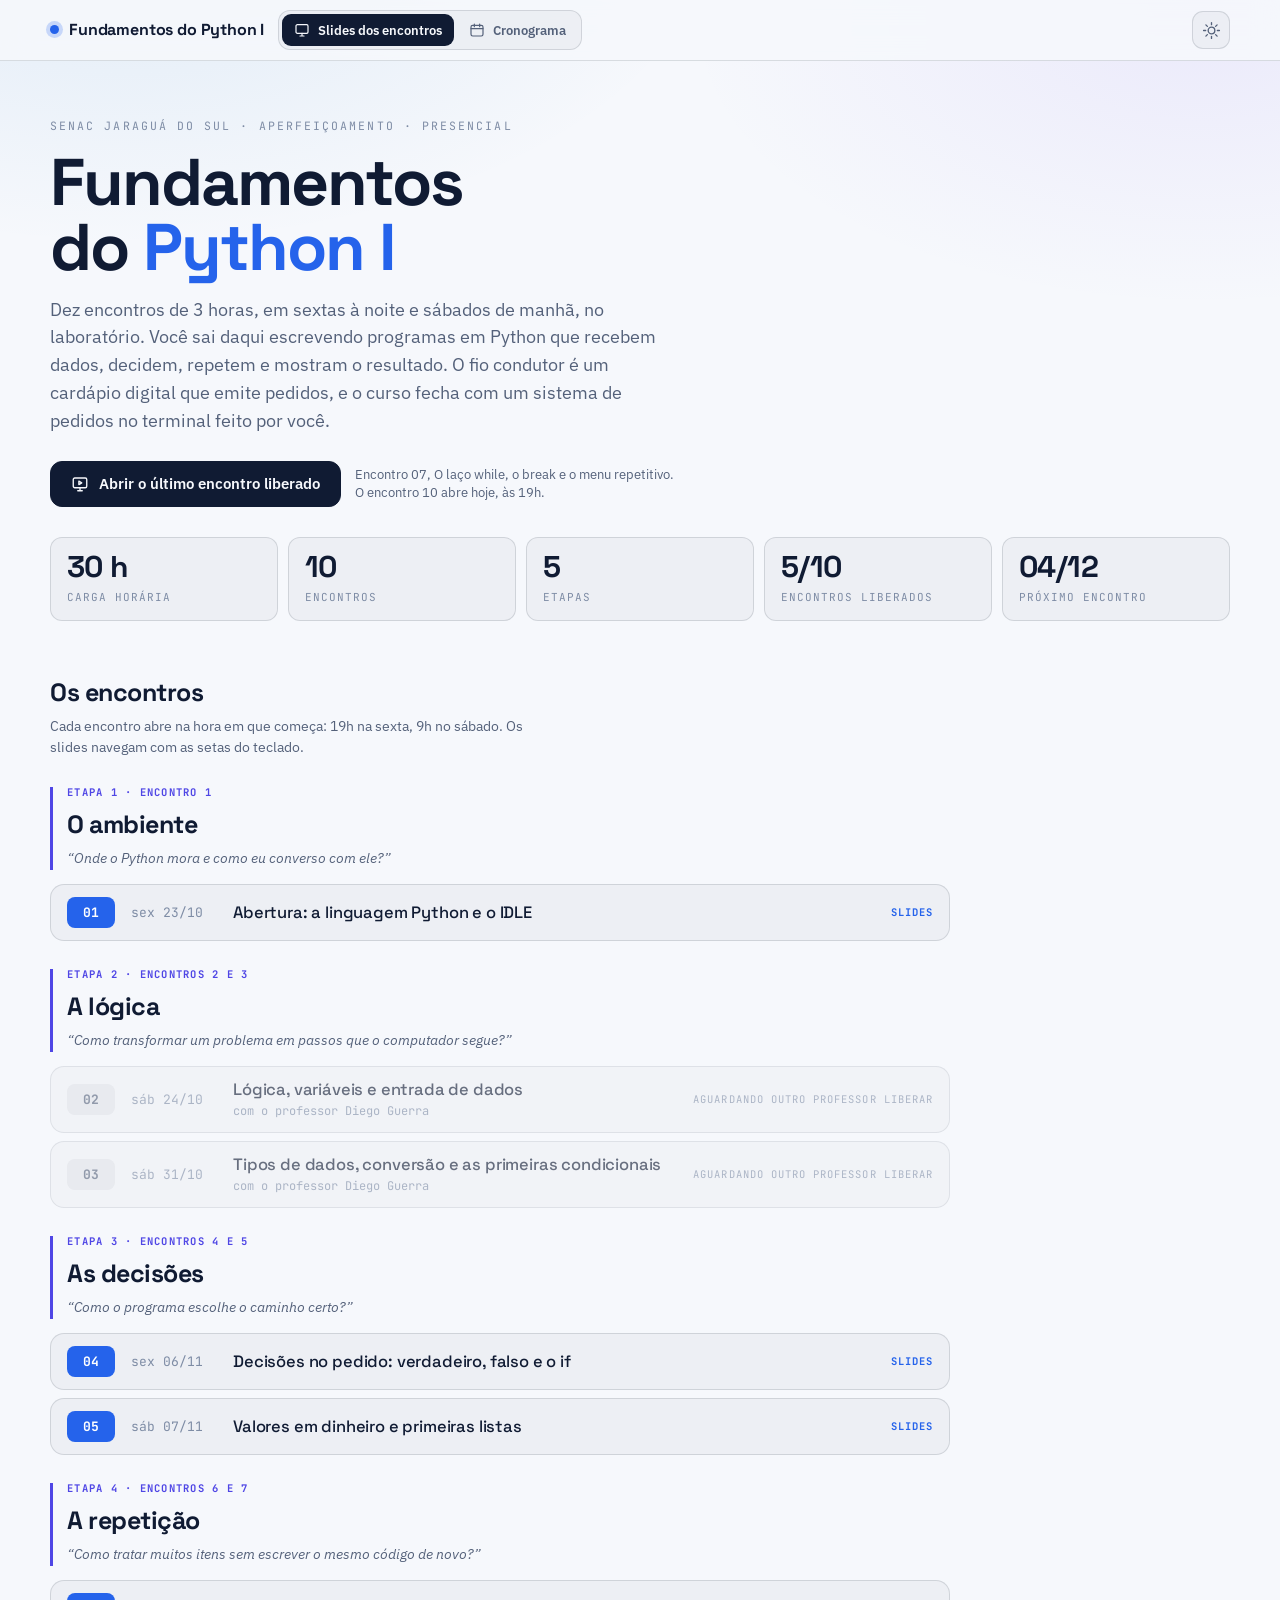
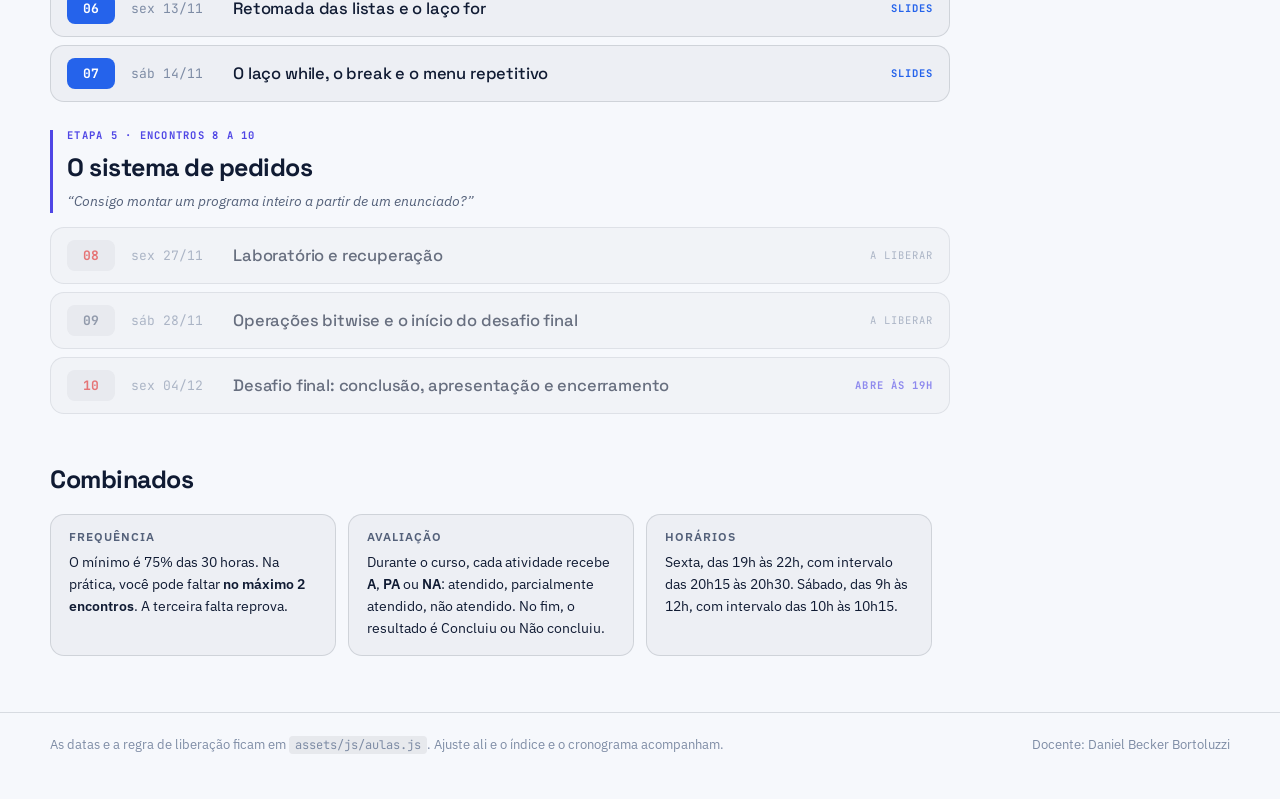
<file: index.html>
<!doctype html>
<html lang="pt-BR">
<head>
<meta charset="utf-8">
<meta name="viewport" content="width=device-width, initial-scale=1">
<meta name="color-scheme" content="dark light">
<title>Fundamentos do Python I · Encontros</title>
<script src="assets/js/tema.js"></script>
<link rel="preconnect" href="https://fonts.googleapis.com">
<link rel="preconnect" href="https://fonts.gstatic.com" crossorigin>
<link href="https://fonts.googleapis.com/css2?family=Space+Grotesk:wght@500;700&family=IBM+Plex+Sans:ital,wght@0,400;0,500;0,600;1,400&family=JetBrains+Mono:wght@400;700&display=swap" rel="stylesheet">
<link rel="stylesheet" href="assets/css/navegacao.css">
<style>
  /* só o que é do índice; barra, capa e tema vêm de navegacao.css */
  .docente { background: #4F46E5; color: #FFFFFF; font: 400 13px/1.4 var(--mono); }
  .docente .wrap { display: flex; flex-wrap: wrap; gap: 12px; align-items: center;
                   justify-content: space-between; padding-top: 10px; padding-bottom: 10px; }
  .docente a { color: #FFFFFF; }

  .aulas-sec { padding: 44px 0 0; }
  .etapas { max-width: 900px; }
  .etapa { margin-top: 28px; }
  .etapa-cab { border-left: 3px solid var(--roxo); padding-left: 14px; margin-bottom: 14px; }
  .etapa-tag { display: block; margin-bottom: 8px; font: 700 10.5px/1 var(--mono);
               letter-spacing: .12em; text-transform: uppercase; color: var(--roxo); }
  .etapa-cab .guia { margin: 4px 0 0; color: var(--suave); font-size: 14px; font-style: italic; }

  ul.aulas { list-style: none; margin: 0; padding: 0; display: flex; flex-direction: column; gap: 8px; }
  .aula { display: grid; grid-template-columns: 48px 86px 1fr auto; gap: 16px; align-items: center;
          background: var(--painel); border: 1px solid var(--linha); border-radius: var(--r);
          padding: 12px 16px; text-decoration: none; color: inherit;
          transition: border-color .15s, background .15s, transform .15s; }
  a.aula:hover { border-color: var(--acento); background: var(--painel-2); transform: translateY(-1px); }
  .aula .n { font: 700 13px/1 var(--mono); color: var(--sobre-acento); background: var(--acento);
             border-radius: 8px; padding: 9px 0; text-align: center; }
  .aula.aval .n { background: var(--vermelho); color: #FFFFFF; }
  .aula.indisponivel { opacity: .62; }
  .aula.indisponivel .n { background: var(--painel-2); color: var(--suave); }
  .aula.indisponivel.aval .n { color: var(--vermelho); }
  .aula .data { font: 400 13px/1 var(--mono); color: var(--suave-2); font-variant-numeric: tabular-nums; }
  .aula .t { font-family: var(--display); font-weight: 500; font-size: 16.5px; letter-spacing: -.01em; line-height: 1.3; }
  .aula .t small { display: block; margin-top: 4px; font: 400 12px/1.3 var(--mono); color: var(--suave-2); letter-spacing: 0; }
  .aula .estado { font: 400 10.5px/1 var(--mono); letter-spacing: .1em; text-transform: uppercase; color: var(--suave-2); }
  .aula .estado.ok { color: var(--acento); font-weight: 700; }
  .aula .estado.trancado { color: var(--roxo); font-weight: 700; }

  /* combinados da turma: frequência, menções e horários */
  .combinados-sec { padding: 46px 0 0; }
  .combinados { display: grid; grid-template-columns: repeat(auto-fill, minmax(260px, 1fr)); gap: 12px; margin-top: 16px; }
  .combinado { border: 1px solid var(--linha); border-radius: var(--r); padding: 16px 18px; background: var(--painel); }
  .combinado h3 { margin: 0 0 8px; font: 600 12px/1 var(--corpo); letter-spacing: .08em; text-transform: uppercase; color: var(--suave); }
  .combinado p { margin: 0; font-size: 14.2px; line-height: 1.55; }
  .combinado b { font-weight: 600; }

  @media (max-width: 620px) {
    .aula { grid-template-columns: 44px 1fr auto; grid-template-areas: "n t t" "n data estado";
            row-gap: 6px; column-gap: 14px; }
    .aula .n { grid-area: n; align-self: start; }
    .aula .t { grid-area: t; }
    .aula .data { grid-area: data; font-size: 11.5px; white-space: nowrap; }
    .aula .estado { grid-area: estado; font-size: 10px; line-height: 1.35; text-align: right; }
  }
</style>
</head>
<body>

<!-- ============ barra fixa do topo, igual à do cronograma ============ -->
<div class="topbar">
  <div class="wrap">
    <div class="topbar-linha">
      <div class="brand"><span class="dot"></span><span class="brand-nome"><span class="brand-longo">Fundamentos do </span>Python I</span></div>

      <nav class="abas" aria-label="Páginas do curso">
        <a href="index.html" aria-current="page">
          <svg viewBox="0 0 24 24" aria-hidden="true"><rect x="3" y="4" width="18" height="13" rx="2"/><path d="M9 21h6M12 17v4"/></svg>
          <span>Slides<span class="aba-longo"> dos encontros</span></span>
        </a>
        <a href="cronograma/index.html">
          <svg viewBox="0 0 24 24" aria-hidden="true"><rect x="3" y="5" width="18" height="16" rx="2.5"/><path d="M3 10h18M8 3v4M16 3v4"/></svg>
          <span>Cronograma</span>
        </a>
      </nav>

      <button class="btn-tema" id="btnTema" type="button" aria-label="Mudar tema" title="Mudar tema">
        <svg class="ico-lua" viewBox="0 0 24 24" aria-hidden="true"><path d="M20 14.5A8.5 8.5 0 0 1 9.5 4a8.5 8.5 0 1 0 10.5 10.5z"/></svg>
        <svg class="ico-sol" viewBox="0 0 24 24" aria-hidden="true"><circle cx="12" cy="12" r="4.2"/><path d="M12 2v2.6M12 19.4V22M2 12h2.6M19.4 12H22M4.9 4.9l1.9 1.9M17.2 17.2l1.9 1.9M19.1 4.9l-1.9 1.9M6.8 17.2l-1.9 1.9"/></svg>
      </button>
    </div>
  </div>
</div>

<div class="docente" id="avisoDocente" hidden>
  <div class="wrap">
    <span>Modo docente: todos os encontros visíveis, sem esperar a data.</span>
    <a href="index.html?docente=0">sair do modo docente</a>
  </div>
</div>

<!-- ============ capa ============ -->
<header class="hero">
  <div class="wrap">
    <p class="eyebrow">Senac Jaraguá do Sul · Aperfeiçoamento · Presencial</p>
    <h1>Fundamentos<br>do <em>Python I</em></h1>
    <p class="lede">Dez encontros de 3 horas, em sextas à noite e sábados de manhã, no laboratório. Você sai daqui escrevendo programas em Python que recebem dados, decidem, repetem e mostram o resultado. O fio condutor é um cardápio digital que emite pedidos, e o curso fecha com um sistema de pedidos no terminal feito por você.</p>

    <div class="acoes">
      <a class="btn-principal" id="botao" href="#" hidden>
        <svg viewBox="0 0 24 24" aria-hidden="true"><rect x="3" y="4" width="18" height="13" rx="2"/><path d="M9 21h6M12 17v4M10.5 8.2v4.6l3.8-2.3z"/></svg>
        <span id="rotulo">Abrir o último encontro liberado</span>
      </a>
      <p class="acoes-nota" id="nota"></p>
    </div>

    <ul class="stats">
      <li><b>30 h</b><span>Carga horária</span></li>
      <li><b>10</b><span>Encontros</span></li>
      <li><b>5</b><span>Etapas</span></li>
      <li><b id="liberados">0/10</b><span>Encontros liberados</span></li>
      <li><b id="proximo">fim</b><span>Próximo encontro</span></li>
    </ul>
  </div>
</header>

<section class="aulas-sec">
  <div class="wrap">
    <div class="sec-head">
      <div>
        <h2>Os encontros</h2>
        <p>Cada encontro abre na hora em que começa: 19h na sexta, 9h no sábado. Os slides navegam com as setas do teclado.</p>
      </div>
    </div>
    <div class="etapas" id="lista"></div>
  </div>
</section>

<section class="combinados-sec">
  <div class="wrap">
    <div class="sec-head"><div><h2>Combinados</h2></div></div>
    <div class="combinados">
      <div class="combinado">
        <h3>Frequência</h3>
        <p>O mínimo é 75% das 30 horas. Na prática, você pode faltar <b>no máximo 2 encontros</b>. A terceira falta reprova.</p>
      </div>
      <div class="combinado">
        <h3>Avaliação</h3>
        <p>Durante o curso, cada atividade recebe <b>A</b>, <b>PA</b> ou <b>NA</b>: atendido, parcialmente atendido, não atendido. No fim, o resultado é Concluiu ou Não concluiu.</p>
      </div>
      <div class="combinado">
        <h3>Horários</h3>
        <p>Sexta, das 19h às 22h, com intervalo das 20h15 às 20h30. Sábado, das 9h às 12h, com intervalo das 10h às 10h15.</p>
      </div>
    </div>
  </div>
</section>

<footer>
  <div class="wrap">
    <span>As datas e a regra de liberação ficam em <code>assets/js/aulas.js</code>. Ajuste ali e o índice e o cronograma acompanham.</span>
    <span>Docente: Daniel Becker Bortoluzzi</span>
  </div>
</footer>

<script src="assets/js/aulas.js"></script>
<script>
  (function () {
    var pad = function (n) { return String(n).padStart(2, "0"); };
    var agora = new Date();
    var lista = window.ENCONTROS;
    var endereco = function (a) { return "aulas/" + window.arquivoDoEncontro(a); };
    var ehHoje = function (a) { return window.diaDoEncontro(a.data).toDateString() === agora.toDateString(); };
    var hora = function (a) { return window.horarioDoEncontro(a).inicio + "h"; };

    if (window.MODO_DOCENTE) document.getElementById("avisoDocente").hidden = false;

    /* ---------- capa: botão do encontro e números ---------- */

    var liberados = lista.filter(window.liberado);
    var ultimo = liberados[liberados.length - 1];
    /* no modo docente um encontro futuro já pode estar liberado: o próximo é o primeiro que ainda não está */
    var proximo = lista.find(function (a) { return !window.liberado(a) && window.aberturaDoEncontro(a) > agora; });

    document.getElementById("liberados").textContent = liberados.length + "/" + lista.length;
    if (proximo) document.getElementById("proximo").textContent = window.dataCurta(proximo.data);

    var quandoProximo = !proximo ? ""
      : ehHoje(proximo)
        ? "O encontro " + pad(proximo.n) + " abre hoje, às " + hora(proximo) + "."
        : "O próximo abre em " + window.dataCurta(proximo.data) + ", às " + hora(proximo) + ".";

    var nota = document.getElementById("nota");
    if (ultimo) {
      var botao = document.getElementById("botao");
      botao.href = endereco(ultimo);
      botao.hidden = false;
      document.getElementById("rotulo").textContent = ehHoje(ultimo) ? "Abrir o encontro de hoje" : "Abrir o último encontro liberado";
      nota.textContent = "Encontro " + pad(ultimo.n) + ", " + ultimo.titulo + ". " + quandoProximo;
    } else {
      nota.textContent = quandoProximo;
    }

    /* ---------- lista dos encontros ---------- */

    /* o índice mostra duas coisas: o encontro está no ar, ou ainda não.
       O que falta montar não se anuncia como falta, aparece como
       "a liberar" igual aos demais. */
    function estado(a) {
      if (window.liberado(a)) return { cls: " ok", txt: "slides" };
      /* encontro de outro docente: os slides dependem dele, não da data */
      if (a.docente !== "daniel") return { cls: "", txt: "aguardando outro professor liberar" };
      if (ehHoje(a)) return { cls: " trancado", txt: "abre às " + hora(a) };
      return { cls: "", txt: "a liberar" };
    }

    /* uma linha da lista: link se o encontro está no ar, caixa apagada se não */
    function linha(a) {
      var e = estado(a);
      var aberto = window.liberado(a);
      var cls = "aula" + (aberto ? "" : " indisponivel") + (a.avaliacao || a.recuperacao ? " aval" : "");
      var sub = a.docente !== "daniel" ? "com o professor " + window.DOCENTES[a.docente] : "";
      var conteudo =
        '<span class="n">' + pad(a.n) + '</span>' +
        '<span class="data">' + window.diaDaSemana(a.data) + ' ' + window.dataCurta(a.data) + '</span>' +
        '<span class="t">' + a.titulo + (sub ? '<small>' + sub + '</small>' : '') + '</span>' +
        '<span class="estado' + e.cls + '">' + e.txt + '</span>';
      return aberto
        ? '<li><a class="' + cls + '" href="' + endereco(a) + '">' + conteudo + '</a></li>'
        : '<li><div class="' + cls + '">' + conteudo + '</div></li>';
    }

    document.getElementById("lista").innerHTML = window.ETAPAS.map(function (et) {
      var itens = lista.filter(function (a) { return a.etapa === et.n; }).map(linha).join("");
      return '<section class="etapa"><div class="etapa-cab"><span class="etapa-tag">Etapa ' + et.n +
             ' · ' + et.encontros + '</span><h2>' + et.nome + '</h2><p class="guia">“' + et.guia +
             '”</p></div><ul class="aulas">' + itens + '</ul></section>';
    }).join("");
  })();
</script>

</body>
</html>
</file>
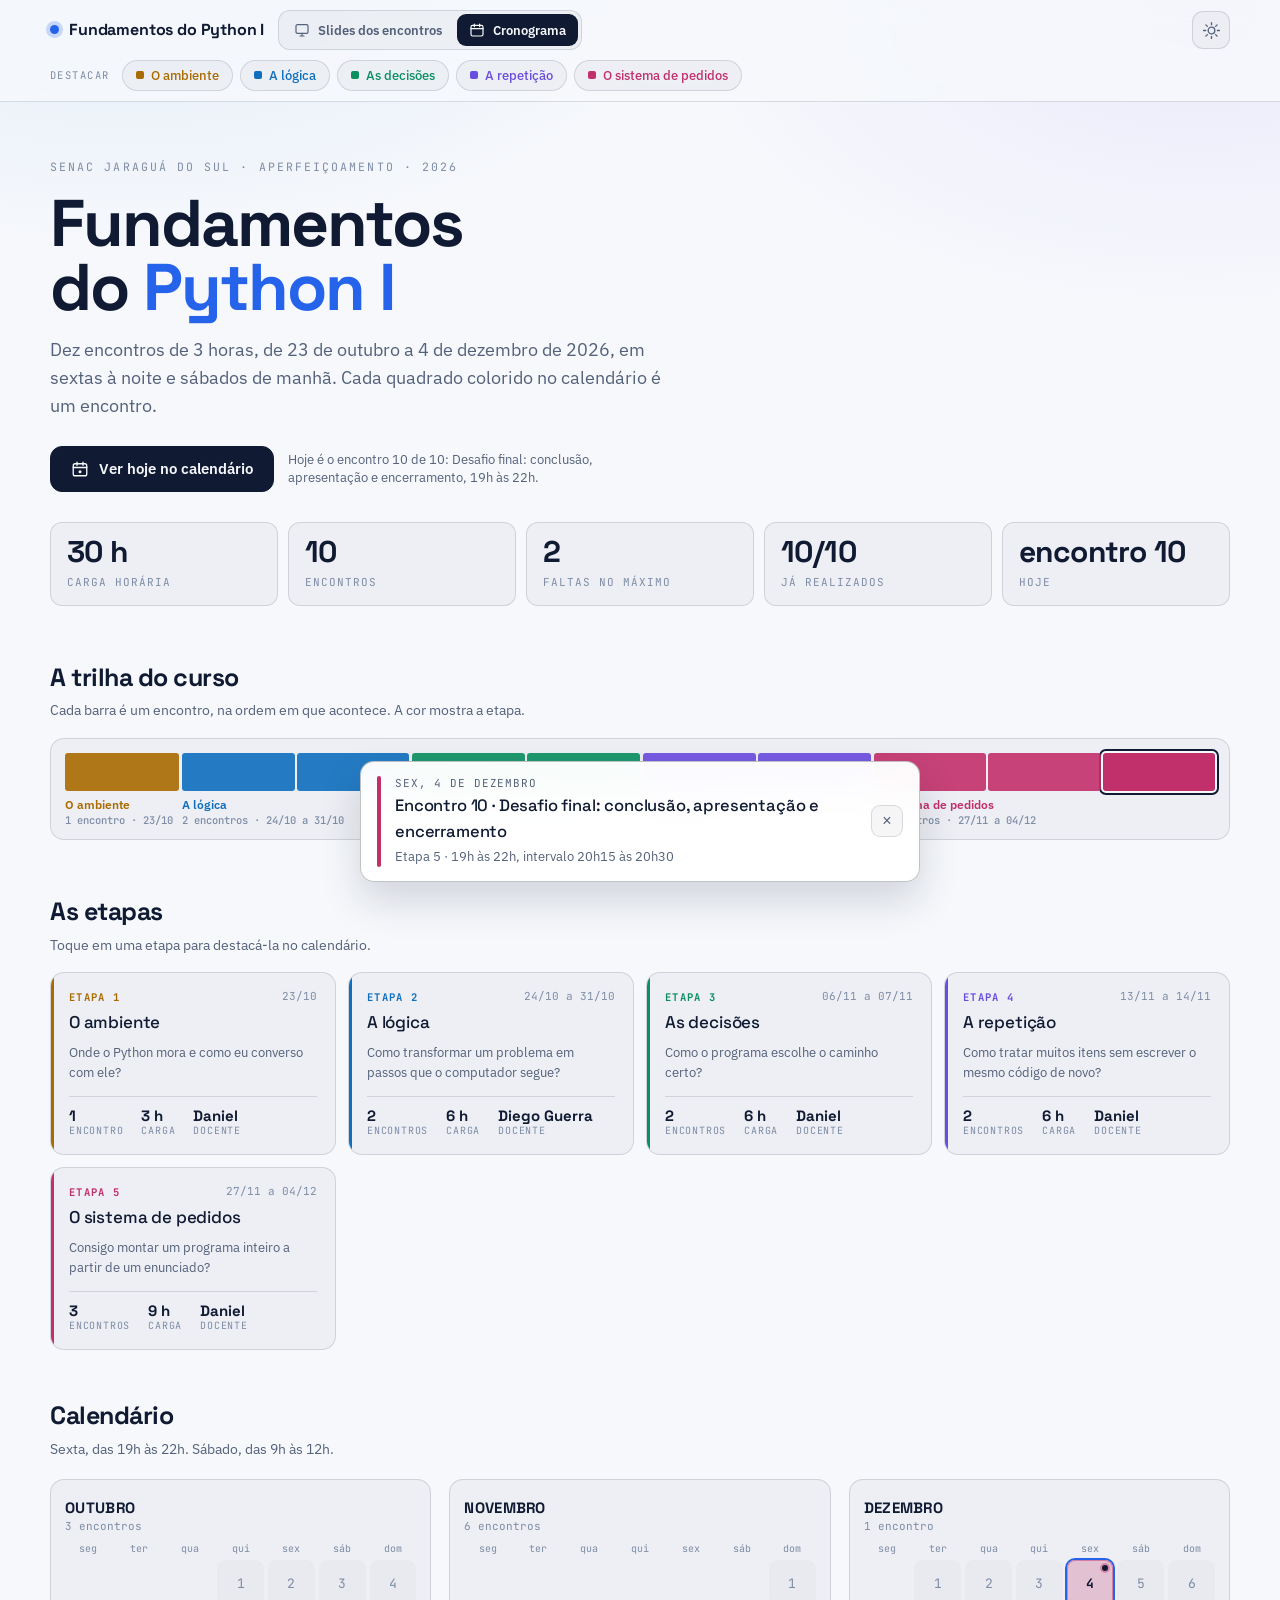
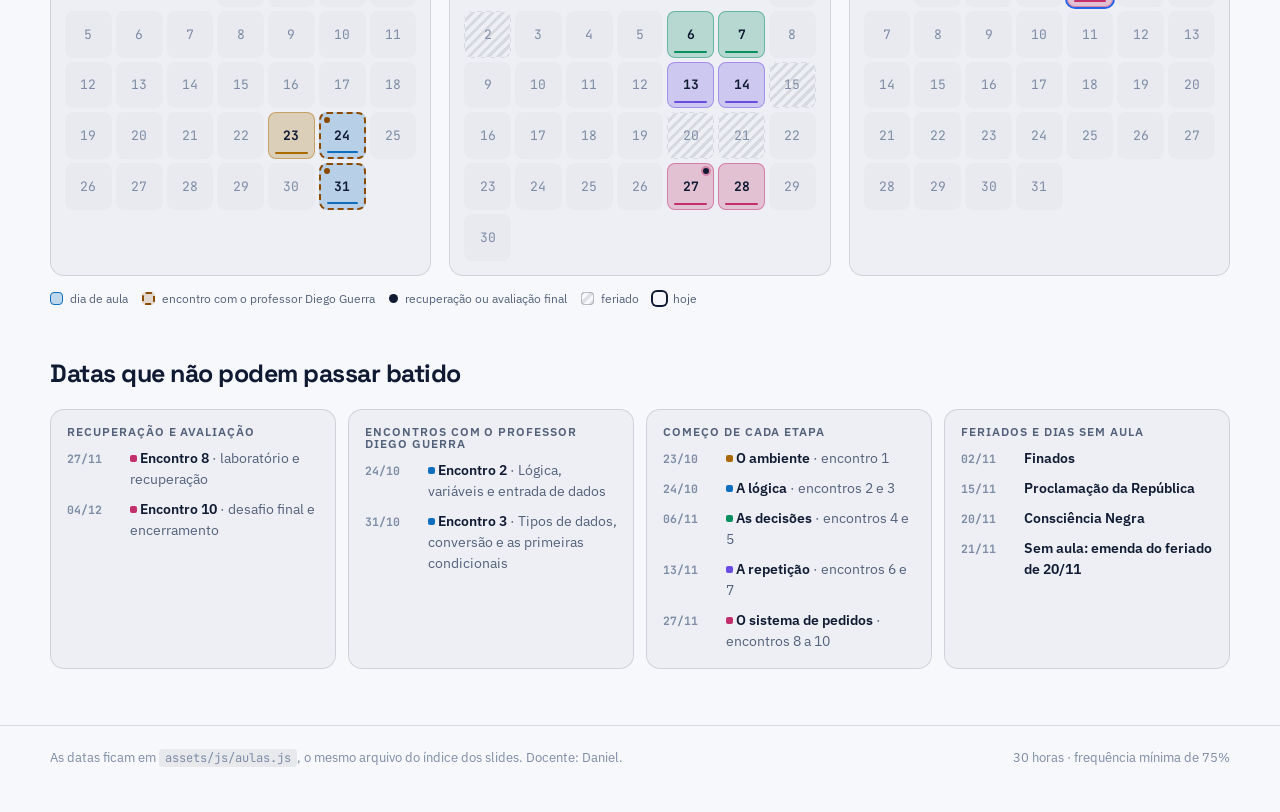
<file: cronograma/index.html>
<!DOCTYPE html>
<html lang="pt-BR">
<head>
<meta charset="utf-8">
<meta name="viewport" content="width=device-width, initial-scale=1">
<meta name="color-scheme" content="dark light">
<title>Cronograma · Fundamentos do Python I</title>
<meta name="description" content="Cronograma dos encontros do curso Fundamentos do Python I, Senac Jaraguá do Sul, 2026.">
<script src="../assets/js/tema.js"></script>
<link rel="preconnect" href="https://fonts.googleapis.com">
<link rel="preconnect" href="https://fonts.gstatic.com" crossorigin>
<link href="https://fonts.googleapis.com/css2?family=Space+Grotesk:wght@500;700&family=IBM+Plex+Sans:ital,wght@0,400;0,500;0,600;1,400&family=JetBrains+Mono:wght@400;700&display=swap" rel="stylesheet">
<link rel="stylesheet" href="../assets/css/navegacao.css">
<link rel="stylesheet" href="estilos.css">
</head>
<body>

<!-- ============ barra fixa do topo, igual à do índice ============ -->
<div class="topbar">
  <div class="wrap">
    <div class="topbar-linha">
      <div class="brand"><span class="dot"></span><span class="brand-nome"><span class="brand-longo">Fundamentos do </span>Python I</span></div>

      <nav class="abas" aria-label="Páginas do curso">
        <a href="../index.html">
          <svg viewBox="0 0 24 24" aria-hidden="true"><rect x="3" y="4" width="18" height="13" rx="2"/><path d="M9 21h6M12 17v4"/></svg>
          <span>Slides<span class="aba-longo"> dos encontros</span></span>
        </a>
        <a href="index.html" aria-current="page">
          <svg viewBox="0 0 24 24" aria-hidden="true"><rect x="3" y="5" width="18" height="16" rx="2.5"/><path d="M3 10h18M8 3v4M16 3v4"/></svg>
          <span>Cronograma</span>
        </a>
      </nav>

      <button class="btn-tema" id="btnTema" type="button" aria-label="Mudar tema" title="Mudar tema">
        <svg class="ico-lua" viewBox="0 0 24 24" aria-hidden="true"><path d="M20 14.5A8.5 8.5 0 0 1 9.5 4a8.5 8.5 0 1 0 10.5 10.5z"/></svg>
        <svg class="ico-sol" viewBox="0 0 24 24" aria-hidden="true"><circle cx="12" cy="12" r="4.2"/><path d="M12 2v2.6M12 19.4V22M2 12h2.6M19.4 12H22M4.9 4.9l1.9 1.9M17.2 17.2l1.9 1.9M19.1 4.9l-1.9 1.9M6.8 17.2l-1.9 1.9"/></svg>
      </button>
    </div>

    <!-- só o cronograma tem filtros: ficam numa segunda linha, para a de cima ser igual nas duas páginas -->
    <div class="filtros" role="group" aria-label="Destacar uma etapa">
      <span class="filtros-rotulo">Destacar</span>
      <div class="chips" id="filtros"></div>
    </div>
  </div>
</div>

<!-- ============ capa ============ -->
<header class="hero">
  <div class="wrap">
    <p class="eyebrow">Senac Jaraguá do Sul · Aperfeiçoamento · 2026</p>
    <h1>Fundamentos<br>do <em>Python I</em></h1>
    <p class="lede">Dez encontros de 3 horas, de 23 de outubro a 4 de dezembro de 2026, em sextas à noite e sábados de manhã. Cada quadrado colorido no calendário é um encontro.</p>

    <div class="acoes">
      <button class="btn-principal" id="btnHoje" type="button">
        <svg viewBox="0 0 24 24" aria-hidden="true"><rect x="3" y="5" width="18" height="16" rx="2.5"/><path d="M3 10h18M8 3v4M16 3v4"/><circle class="pt" cx="12" cy="15.5" r="2"/></svg>
        <span id="rotuloHoje">Ver hoje no calendário</span>
      </button>
      <p class="acoes-nota" id="notaHoje"></p>
    </div>

    <ul class="stats">
      <li><b>30 h</b><span>Carga horária</span></li>
      <li><b>10</b><span>Encontros</span></li>
      <li><b>2</b><span>Faltas no máximo</span></li>
      <li><b id="stProg">0/10</b><span>Já realizados</span></li>
      <li><b id="stHoje">livre</b><span>Hoje</span></li>
    </ul>
  </div>
</header>

<!-- ============ trilha ============ -->
<section class="trilha-sec">
  <div class="wrap">
    <div class="sec-head">
      <div>
        <h2>A trilha do curso</h2>
        <p>Cada barra é um encontro, na ordem em que acontece. A cor mostra a etapa.</p>
      </div>
    </div>
    <div class="trilha" id="trilha"></div>
  </div>
</section>

<!-- ============ etapas ============ -->
<section class="etapas-sec">
  <div class="wrap">
    <div class="sec-head">
      <div>
        <h2>As etapas</h2>
        <p>Toque em uma etapa para destacá-la no calendário.</p>
      </div>
    </div>
    <div class="grade-etapas" id="gradeEtapas"></div>
  </div>
</section>

<!-- ============ calendário ============ -->
<section class="cal" id="calendario">
  <div class="wrap">
    <div class="sec-head">
      <div>
        <h2>Calendário</h2>
        <p>Sexta, das 19h às 22h. Sábado, das 9h às 12h.</p>
      </div>
    </div>
    <div class="meses" id="meses"></div>
    <div class="legenda">
      <span><i class="am" style="--c:var(--logica)"></i> dia de aula</span>
      <span><i class="ou"></i> encontro com o professor Diego Guerra</span>
      <span><i class="av"></i> recuperação ou avaliação final</span>
      <span><i class="pa"></i> feriado</span>
      <span><i class="ho"></i> hoje</span>
    </div>
  </div>
</section>

<!-- ============ marcos ============ -->
<section class="marcos">
  <div class="wrap">
    <div class="sec-head"><div><h2>Datas que não podem passar batido</h2></div></div>
    <div class="grade-marcos" id="marcos"></div>
  </div>
</section>

<footer>
  <div class="wrap">
    <span>As datas ficam em <code>assets/js/aulas.js</code>, o mesmo arquivo do índice dos slides. Docente: Daniel.</span>
    <span>30 horas · frequência mínima de 75%</span>
  </div>
</footer>

<!-- ============ barra de detalhe do dia ============ -->
<div class="detalhe" id="detalhe" role="status" aria-live="polite">
  <span class="faixa"></span>
  <div class="txt">
    <p class="dt" id="dData"></p>
    <p class="tt" id="dTitulo"></p>
    <p class="sb" id="dSub"></p>
  </div>
  <button id="dFechar" type="button" aria-label="Fechar detalhe">×</button>
</div>

<script src="../assets/js/aulas.js"></script>
<script src="dados.js"></script>
<script src="app.js"></script>
</body>
</html>
</file>
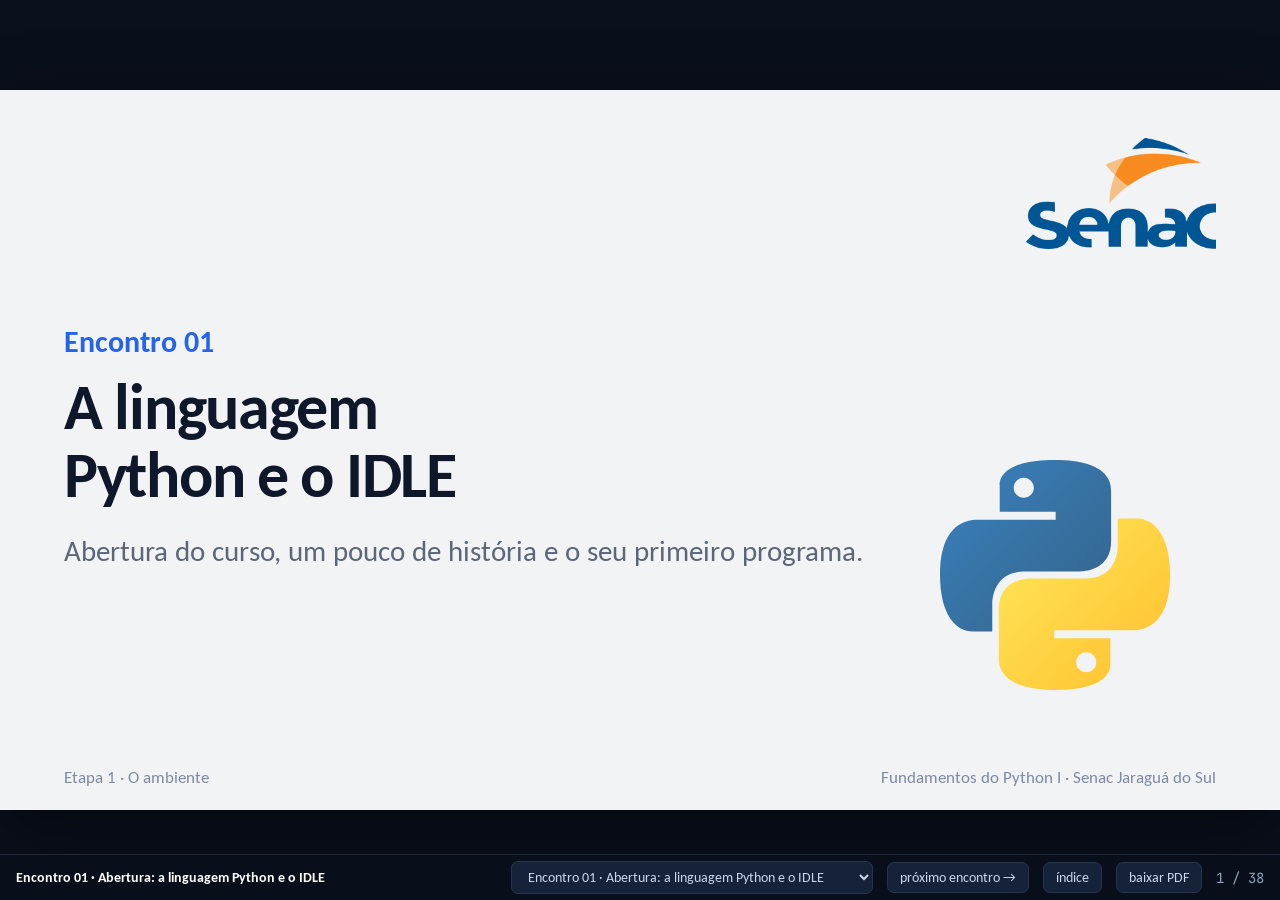
<file: aulas/encontro-01.html>
<!doctype html>
<html lang="pt-BR">
<head>
<meta charset="utf-8">
<meta name="viewport" content="width=device-width, initial-scale=1">
<title>Encontro 01 · A linguagem Python e o IDLE · Fundamentos do Python I</title>
<link rel="stylesheet" href="../assets/css/slides.css">
<link rel="stylesheet" href="../assets/css/encontro.css">
</head>
<body data-encontro="1">
<div class="palco">

<!-- ===================== ABERTURA ===================== -->

<!-- 1 · CAPA -->
<section class="slide capa">
  <img class="logo" src="../assets/img/senac.png" alt="Senac">
  <div class="corpo">
    <p class="numero">Encontro 01</p>
    <h1>A linguagem Python e o IDLE</h1>
    <p class="sub">Abertura do curso, um pouco de história e o seu primeiro programa.</p>
  </div>
  <img class="python" src="../assets/img/python-logo.svg" alt="">
  <div class="rodape"><span>Etapa 1 · O ambiente</span><span>Fundamentos do Python I · Senac Jaraguá do Sul</span></div>
</section>

<!-- 2 · BOAS-VINDAS -->
<section class="slide">
  <div class="corpo">
    <div class="miolo">
      <div class="gif-lado">
        <div>
          <h2>Boas-vindas!</h2>
          <p class="intro">Que bom ter vocês aqui.</p>
          <p class="intro">Em dez encontros, a gente sai do zero e chega num sistema de pedidos que roda no seu computador. Feito por você.</p>
        </div>
        <img src="../assets/img/fotos/boas-vindas.gif" alt="Gatinho pulando de alegria">
      </div>
    </div>
  </div>
  <div class="rodape"></div>
</section>

<!-- 3 · QUEM SOU EU -->
<section class="slide">
  <div class="corpo">
    <div class="miolo">
      <div class="perfil">
        <img src="../assets/img/fotos/daniel.jpg" alt="Foto do professor Daniel">
        <div>
          <p class="nome">Daniel Becker Bortoluzzi</p>
          <p>Formado em Sistemas de Informação pelo Instituto Federal Catarinense, com especialização em Engenharia de Software.</p>
          <p>Diretor de Tecnologia do Laboratório de Pesquisa, Desenvolvimento e Inovação em IA Generativa do Centro Inovação Blumenau. Professor de Python e IA no Senac Blumenau.</p>
        </div>
      </div>
    </div>
  </div>
  <div class="rodape"></div>
</section>

<!-- 4 · TRAJETÓRIA, PARTE 1 -->
<section class="slide">
  <div class="corpo">
    <h2>Como eu cheguei aqui</h2>
    <div class="miolo">
      <div class="tempo n4">
        <figure><span class="ano">2008</span><img src="../assets/img/fotos/primeiro-pc.png" alt=""><span class="t">Primeiro PC</span><span class="d">e muita curiosidade</span></figure>
        <figure><span class="ano">2014</span><span class="com-fogo"><img src="../assets/img/icones/fonte-pc.png" alt=""><span class="fogo" aria-hidden="true">🔥</span></span><span class="t">Manutenção de computadores</span><span class="d">algumas fontes queimadas</span></figure>
        <figure><span class="ano">2018</span><img src="../assets/img/icones/cabeca-ideias.png" alt=""><span class="t">Faculdade</span><span class="d">e o primeiro emprego numa empresa</span></figure>
        <figure><span class="ano">2019</span><img src="../assets/img/icones/trofeu-codigo.png" alt=""><span class="t">Hackathons</span><span class="d">projetos de extensão e artigos</span></figure>
      </div>
    </div>
  </div>
  <div class="rodape"></div>
</section>

<!-- 5 · TRAJETÓRIA, PARTE 2 -->
<section class="slide">
  <div class="corpo">
    <h2>E depois da faculdade</h2>
    <div class="miolo">
      <div class="tempo n4">
        <figure><span class="ano">2022</span><img src="../assets/img/icones/dev-codigo.png" alt=""><span class="t">Desenvolvedor back-end</span><span class="d">na Lizard TI</span></figure>
        <figure><span class="ano">2023</span><img src="../assets/img/icones/lideranca.png" alt=""><span class="t">Tech lead</span><span class="d">liderando o time</span></figure>
        <figure><span class="ano">2024</span><img src="../assets/img/icones/acordo.png" alt=""><span class="t">CTO</span><span class="d">parte comercial e empreender</span></figure>
        <figure><span class="ano">2025</span><img src="../assets/img/icones/comemoracao.png" alt=""><span class="t">Professor</span><span class="d">aqui no Senac</span></figure>
      </div>
    </div>
  </div>
  <div class="rodape"></div>
</section>

<!-- 6 · O LABORATÓRIO -->
<section class="slide">
  <div class="corpo">
    <h2>Onde eu trabalho hoje</h2>
    <p class="intro">No laboratório de IA generativa do Centro de Inovação Blumenau, a gente desenvolve projetos de inteligência artificial para empresas.</p>
    <div class="fotos">
      <img src="../assets/img/fotos/lab-1.jpg" alt="Entrada do laboratório">
      <img src="../assets/img/fotos/lab-2.jpg" alt="Painel do laboratório">
      <img src="../assets/img/fotos/lab-3.jpg" alt="Sala do laboratório">
    </div>
  </div>
  <div class="rodape"></div>
</section>

<!-- 7 · RODA DE APRESENTAÇÃO -->
<section class="slide">
  <div class="corpo">
    <h2>Agora é a vez de vocês</h2>
    <div class="miolo">
      <div class="lado-icone esq">
        <img src="../assets/img/icones/conversa.png" alt="">
        <ul class="lista">
          <li>Seu nome</li>
          <li>Se trabalha, em qual área</li>
          <li>Já teve contato com programação?</li>
          <li>Por que se inscreveu no curso</li>
          <li>O que espera levar daqui</li>
        </ul>
      </div>
    </div>
  </div>
  <div class="rodape"></div>
</section>

<!-- 8 · CONSELHOS -->
<section class="slide">
  <div class="corpo">
    <h2>Quatro conselhos antes de começar</h2>
    <div class="miolo">
      <div class="lado-icone">
        <ul class="lista">
          <li><b>Faça o que você gosta.</b> Se ainda não sabe o que é, experimente sem medo de perder tempo.</li>
          <li><b>Pratique fora da aula.</b> Programação se aprende digitando.</li>
          <li><b>Converse com os colegas.</b> Muita dúvida se resolve na cadeira do lado.</li>
          <li><b>Não se frustre com o erro.</b> O Python vai reclamar bastante, e é assim que se aprende.</li>
        </ul>
        <img src="../assets/img/icones/caminho.png" alt="">
      </div>
    </div>
  </div>
  <div class="rodape"></div>
</section>

<!-- 9 · O CURSO -->
<section class="slide">
  <div class="corpo">
    <h2>O que vamos fazer em 30 horas</h2>
    <p class="intro">Dez encontros, divididos em cinco etapas.</p>
    <div class="miolo">
      <div class="icones n5">
        <figure><img src="../assets/img/icones/notebook-codigo.png" alt=""><span class="t">O ambiente</span><span class="d">instalar e usar o Python</span></figure>
        <figure><img src="../assets/img/icones/lampada.png" alt=""><span class="t">A lógica</span><span class="d">transformar um problema em passos</span></figure>
        <figure><img src="../assets/img/icones/pessoa-duvida.png" alt=""><span class="t">As decisões</span><span class="d">o programa escolhe o caminho</span></figure>
        <figure><img src="../assets/img/icones/engrenagens.png" alt=""><span class="t">A repetição</span><span class="d">fazer de novo sem reescrever</span></figure>
        <figure><img src="../assets/img/icones/cardapio.png" alt=""><span class="t">O sistema de pedidos</span><span class="d">juntar tudo num programa</span></figure>
      </div>
    </div>
  </div>
  <div class="rodape"></div>
</section>

<!-- 10 · O FIO CONDUTOR -->
<section class="slide">
  <div class="corpo">
    <h2>Um exemplo do começo ao fim</h2>
    <div class="miolo">
      <div class="lado-icone">
        <div>
          <p class="intro">Em todos os encontros, o exemplo é o mesmo: uma lanchonete, com cardápio e pedidos.</p>
          <ul class="lista">
            <li>Hoje: mostrar o cardápio na tela</li>
            <li>Depois: calcular o total do pedido</li>
            <li>Mais adiante: dar desconto e cobrar a entrega</li>
            <li>No fim: um sistema de pedidos feito por você</li>
          </ul>
        </div>
        <img src="../assets/img/icones/restaurante.png" alt="">
      </div>
    </div>
  </div>
  <div class="rodape"></div>
</section>

<!-- 11 · COMBINADOS -->
<section class="slide">
  <div class="corpo">
    <h2>Combinados</h2>
    <div class="miolo">
      <div class="cartoes n3">
        <div class="cartao"><img src="../assets/img/icones/calendario-ok.png" alt=""><span class="t">Frequência</span><span class="d">Você pode faltar no máximo 2 encontros. A terceira falta reprova.</span></div>
        <div class="cartao"><img src="../assets/img/icones/avaliacao.png" alt=""><span class="t">Avaliação</span><span class="d">Cada atividade recebe A, PA ou NA. No fim, o resultado é concluiu ou não concluiu.</span></div>
        <div class="cartao"><img src="../assets/img/icones/checklist.png" alt=""><span class="t">Ticket de saída</span><span class="d">Todo encontro termina com um exercício curto, entregue antes de ir embora.</span></div>
      </div>
    </div>
  </div>
  <div class="rodape"></div>
</section>

<!-- ===================== CICLO 1 · SOFTWARE E PYTHON ===================== -->

<!-- 12 · PERGUNTA -->
<section class="slide">
  <div class="corpo">
    <div class="miolo">
      <div class="pergunta">
        <img src="../assets/img/icones/duvida.png" alt="">
        <div>
          <p>Qual aplicativo você mais usa no dia a dia?</p>
          <p>WhatsApp, o app do banco, Instagram, o mapa do celular.</p>
        </div>
      </div>
    </div>
  </div>
  <div class="rodape"></div>
</section>

<!-- 13 · O QUE É SOFTWARE -->
<section class="slide">
  <div class="corpo">
    <h2>Tudo isso é software</h2>
    <div class="miolo">
      <div class="lado-icone">
        <div>
          <p class="intro">Software é um conjunto de instruções que diz ao computador o que fazer, como fazer e quando fazer.</p>
          <p class="destaque">O celular é o hardware: a parte que você pode tocar. O aplicativo é o software, as instruções que rodam nele.</p>
        </div>
        <img src="../assets/img/icones/engrenagens.png" alt="">
      </div>
    </div>
  </div>
  <div class="rodape"></div>
</section>

<!-- 14 · RECEITA -->
<section class="slide">
  <div class="corpo">
    <h2>Um programa é uma receita</h2>
    <div class="miolo">
      <div class="lado-icone esq">
        <img src="../assets/img/icones/bolo.png" alt="">
        <div>
          <ul class="lista">
            <li><b>Ingredientes:</b> os dados que entram</li>
            <li><b>Modo de preparo:</b> os passos, na ordem certa</li>
            <li><b>O bolo:</b> o resultado que sai</li>
          </ul>
          <p class="intro" style="margin-top: 26px">Seguindo a receita direitinho, o bolo sai igual toda vez. Com programa é a mesma coisa.</p>
        </div>
      </div>
    </div>
  </div>
  <div class="rodape"></div>
</section>

<!-- 15 · LINGUAGEM -->
<section class="slide">
  <div class="corpo">
    <h2>E quem escreve a receita?</h2>
    <div class="miolo">
      <div class="lado-icone">
        <div>
          <p class="intro">O computador só entende números: zeros e uns. A gente entende português.</p>
          <p class="intro">A linguagem de programação fica no meio do caminho. É um jeito de escrever que a gente consegue ler e o computador consegue executar.</p>
        </div>
        <img src="../assets/img/icones/programador.png" alt="">
      </div>
    </div>
  </div>
  <div class="rodape"></div>
</section>

<!-- 16 · JAVA E PYTHON -->
<section class="slide">
  <div class="corpo">
    <h2>A mesma mensagem em duas linguagens</h2>
    <div class="miolo">
      <div class="comparacao">
        <div class="lado">
          <span class="rotulo">Em Java</span>
          <div class="codigo idle">
            <div class="arquivo">Ola.java</div>
<pre><span class="kw">public class</span> Ola {
    <span class="kw">public static void</span> main(String[] args) {
        System.out.println(<span class="str">"Olá!"</span>);
    }
}</pre>
          </div>
        </div>
        <div class="lado">
          <span class="rotulo">Em Python</span>
          <div class="codigo idle">
            <div class="arquivo">ola.py</div>
<pre><span class="fn">print</span>(<span class="str">"Olá!"</span>)</pre>
          </div>
        </div>
      </div>
      <p class="intro">As duas mostram <code>Olá!</code> na tela. Em Python você escreve só o que importa.</p>
    </div>
  </div>
  <div class="rodape"></div>
</section>

<!-- 17 · HISTÓRIA -->
<section class="slide">
  <div class="corpo">
    <h2>De onde veio o Python</h2>
    <div class="miolo">
      <div class="tempo n4">
        <figure><span class="ano">1989</span><img src="../assets/img/icones/cabeca-ideias.png" alt=""><span class="t">Guido van Rossum</span><span class="d">começa o projeto num fim de ano, na Holanda</span></figure>
        <figure><span class="ano">1991</span><img src="../assets/img/icones/tela-codigo.png" alt=""><span class="t">Primeira versão</span><span class="d">aberta para quem quisesse usar</span></figure>
        <figure><span class="ano">2008</span><img src="../assets/img/icones/historico.png" alt=""><span class="t">Python 3</span><span class="d">a versão que usamos até hoje</span></figure>
        <figure><span class="ano">hoje</span><img src="../assets/img/icones/crescimento.png" alt=""><span class="t">Entre as mais usadas</span><span class="d">no mundo inteiro</span></figure>
      </div>
    </div>
  </div>
  <div class="rodape"></div>
</section>

<!-- 18 · O NOME -->
<section class="slide">
  <div class="corpo">
    <h2>E o nome?</h2>
    <div class="miolo">
      <div class="lado-icone">
        <div>
          <p class="intro">Não vem da cobra.</p>
          <p class="intro">O Guido era fã do Monty Python, um grupo de comédia inglês dos anos 70. A cobra só entrou depois, no logo.</p>
        </div>
        <img src="../assets/img/python-logo.svg" alt="Logo do Python">
      </div>
    </div>
  </div>
  <div class="rodape"></div>
</section>

<!-- 19 · CARACTERÍSTICAS -->
<section class="slide">
  <div class="corpo">
    <h2>Por que tanta gente usa Python</h2>
    <div class="miolo">
      <div class="icones n4">
        <figure><img src="../assets/img/icones/lupa-info.png" alt=""><span class="t">Fácil de ler</span><span class="d">o código lembra frases em inglês</span></figure>
        <figure><img src="../assets/img/icones/acordo.png" alt=""><span class="t">Gratuito</span><span class="d">baixa e usa sem pagar nada</span></figure>
        <figure><img src="../assets/img/icones/ideia-encaixe.png" alt=""><span class="t">Serve para muita coisa</span><span class="d">do script pequeno ao sistema grande</span></figure>
        <figure><img src="../assets/img/icones/colegas.png" alt=""><span class="t">Comunidade grande</span><span class="d">sempre tem alguém que já teve a sua dúvida</span></figure>
      </div>
    </div>
  </div>
  <div class="rodape"></div>
</section>

<!-- 20 · ONDE ESTÁ -->
<section class="slide">
  <div class="corpo">
    <h2>Onde o Python aparece</h2>
    <div class="miolo">
      <div class="icones n4">
        <figure><img src="../assets/img/icones/cabeca-ia.png" alt=""><span class="t">Inteligência artificial</span></figure>
        <figure><img src="../assets/img/icones/grafico.png" alt=""><span class="t">Análise de dados</span></figure>
        <figure><img src="../assets/img/icones/robo.png" alt=""><span class="t">Automação de tarefas</span></figure>
        <figure><img src="../assets/img/icones/tela-codigo.png" alt=""><span class="t">Sistemas web</span></figure>
      </div>
      <p class="intro" style="margin-top: 36px">Google, Netflix, Spotify, Uber e Amazon usam Python. E ele está no topo dos rankings de linguagens mais usadas há alguns anos.</p>
    </div>
  </div>
  <div class="rodape"></div>
</section>

<!-- 21 · PRÁTICA DO CICLO 1 -->
<section class="slide exercicio">
  <div class="corpo">
    <p class="eyebrow">Prática · 10 minutos</p>
    <h2>Um aplicativo que você usa</h2>
    <div class="miolo">
      <div class="tarefas">
        <div class="tarefa"><span class="n">1</span><span class="txt">Escolha um aplicativo que você usa toda semana.</span></div>
        <div class="tarefa"><span class="n">2</span><span class="txt">Que problema ele resolve para você?</span></div>
        <div class="tarefa"><span class="n">3</span><span class="txt">Como seria a sua semana sem ele?</span></div>
        <div class="tarefa"><span class="n">4</span><span class="txt">Conte para quem senta ao seu lado, e escute o aplicativo dele.</span></div>
      </div>
      <p class="dica">No fim, três pessoas contam para a turma.</p>
    </div>
  </div>
  <div class="rodape"></div>
</section>

<!-- 22 · INTERVALO -->
<section class="slide escuro intervalo">
  <div class="corpo">
    <h2>Intervalo</h2>
    <p class="intro">Voltamos às 20h30. Na volta, o computador fica ligado.</p>
  </div>
  <div class="rodape"></div>
</section>

<!-- ===================== CICLO 2 · DO TEXTO AO PROGRAMA ===================== -->

<!-- 23 · CÓDIGO-FONTE -->
<section class="slide">
  <div class="corpo">
    <h2>O que você escreve tem nome</h2>
    <div class="miolo">
      <div class="lado-icone">
        <div>
          <p class="intro"><b>Código-fonte</b> é o texto do programa, escrito numa linguagem como o Python.</p>
          <p class="intro">Em Python, ele fica num arquivo que termina em <code>.py</code>, como <code>cardapio.py</code>.</p>
          <p class="destaque">O computador não lê esse texto direto. Alguém precisa traduzir.</p>
        </div>
        <img src="../assets/img/icones/notebook-codigo.png" alt="">
      </div>
    </div>
  </div>
  <div class="rodape"></div>
</section>

<!-- 24 · COMPILADOR E INTERPRETADOR -->
<section class="slide">
  <div class="corpo">
    <h2>Dois jeitos de traduzir</h2>
    <div class="miolo">
      <div class="cartoes n2">
        <div class="cartao"><img src="../assets/img/icones/livro-certo-errado.png" alt=""><span class="t">Compilador</span><span class="d">Como a tradução de um livro: traduz tudo antes, e só depois alguém lê. Se uma frase está errada, o livro não sai.</span></div>
        <div class="cartao"><img src="../assets/img/icones/conversa-setas.png" alt=""><span class="t">Interpretador</span><span class="d">Como o intérprete de uma palestra: traduz frase por frase, na hora. Se ele trava numa frase, o que veio antes já foi dito.</span></div>
      </div>
      <p class="destaque">O Python é <b>interpretado</b>: lê e executa uma linha de cada vez. Daqui a pouco você vê isso acontecer na tela.</p>
    </div>
  </div>
  <div class="rodape"></div>
</section>

<!-- 25 · INSTALAR -->
<section class="slide">
  <div class="corpo">
    <h2>Instalando o Python</h2>
    <div class="miolo">
      <ol class="passos">
        <li>No navegador, abra <b>python.org</b> e entre em <b>Downloads</b>.</li>
        <li>Baixe a versão mais nova para Windows e abra o instalador.</li>
        <li>Se aparecer a caixa <b>Add python.exe to PATH</b>, marque.</li>
        <li>Clique em <b>Install Now</b> e espere terminar.</li>
        <li>No menu Iniciar, procure <b>IDLE</b>. Se ele aparece, deu certo.</li>
      </ol>
      <p class="dica">Nos computadores do laboratório o Python pode já estar instalado. Nesse caso, vá direto ao passo 5.</p>
    </div>
  </div>
  <div class="rodape"></div>
</section>

<!-- 26 · AS DUAS JANELAS DO IDLE -->
<section class="slide">
  <div class="corpo">
    <h2>Conhecendo o IDLE</h2>
    <p class="intro">O IDLE vem junto com o Python. É onde você vai escrever e rodar seus programas, e ele tem duas janelas.</p>
    <div class="miolo">
      <div class="janelas">
        <div>
          <p class="legenda-janela"><b>Shell:</b> testa uma linha e responde na hora.</p>
          <div class="codigo idle shell">
            <div class="arquivo">IDLE Shell</div>
<pre><span class="pr">&gt;&gt;&gt; </span>2 + 3
<span class="saida">5</span>
<span class="pr">&gt;&gt;&gt; </span></pre>
          </div>
        </div>
        <div>
          <p class="legenda-janela"><b>Editor:</b> guarda o programa inteiro num arquivo.</p>
          <div class="codigo idle shell">
            <div class="arquivo">ola.py</div>
<pre><span class="fn">print</span>(<span class="str">"Olá!"</span>)
<span class="fn">print</span>(<span class="str">"Tudo bem?"</span>)
</pre>
          </div>
        </div>
      </div>
    </div>
  </div>
  <div class="rodape"></div>
</section>

<!-- 27 · CONFIGURAR -->
<section class="slide">
  <div class="corpo">
    <h2>Deixe o ambiente do seu jeito</h2>
    <div class="miolo">
      <ol class="passos">
        <li>No IDLE, abra o menu <b>Options › Configure IDLE</b>.</li>
        <li>Na aba <b>Fonts</b>, mude o tamanho para <b>16</b>.</li>
        <li>Clique em <b>OK</b> e veja a letra do shell crescer.</li>
        <li>No Explorador de Arquivos, abra <b>Documentos</b> e crie a pasta <code>python-curso</code>.</li>
      </ol>
      <p class="dica">Tudo o que você fizer no curso vai para essa pasta. Programa salvo em qualquer lugar se perde.</p>
    </div>
  </div>
  <div class="rodape"></div>
</section>

<!-- 28 · PRIMEIRA CONVERSA NO SHELL -->
<section class="slide">
  <div class="corpo">
    <h2>Primeira conversa com o Python</h2>
    <div class="miolo">
      <div class="codigo idle shell">
        <div class="arquivo">IDLE Shell</div>
<pre><span class="pr">&gt;&gt;&gt; </span><span class="fn">print</span>(<span class="str">"Olá, mundo!"</span>)
<span class="saida">Olá, mundo!</span></pre>
      </div>
      <ol class="passos">
        <li>No shell, logo depois do <code>&gt;&gt;&gt;</code>, digite <code>print("Olá, mundo!")</code>.</li>
        <li>Aperte <b>Enter</b>.</li>
        <li>Confira a resposta em azul, logo embaixo: <code>Olá, mundo!</code></li>
        <li>Troque o texto entre as aspas pelo seu nome e rode de novo.</li>
      </ol>
    </div>
  </div>
  <div class="rodape"></div>
</section>

<!-- 29 · O PRINT POR DENTRO -->
<section class="slide">
  <div class="corpo">
    <h2>O que tem dentro dessa linha</h2>
    <div class="miolo">
      <div class="codigo idle shell">
<pre><span class="fn">print</span>(<span class="str">"Olá, mundo!"</span>)</pre>
      </div>
      <ul class="lista">
        <li><code>print</code> é o comando que mostra alguma coisa na tela.</li>
        <li>Os parênteses guardam o que vai ser mostrado.</li>
        <li>As aspas avisam: isto é texto, mostre do jeito que está.</li>
        <li><code>Olá, mundo!</code> é o texto. Pode ser qualquer frase.</li>
      </ul>
    </div>
  </div>
  <div class="rodape"></div>
</section>

<!-- 30 · COM ASPAS E SEM ASPAS -->
<section class="slide">
  <div class="corpo">
    <h2>Com aspas e sem aspas</h2>
    <p class="intro">Antes de rodar, tente adivinhar o que aparece em cada linha.</p>
    <div class="miolo">
      <div class="janelas">
        <div class="codigo idle shell">
          <div class="arquivo">IDLE Shell</div>
<pre><span class="pr">&gt;&gt;&gt; </span><span class="fn">print</span>(<span class="str">"2 + 3"</span>)
<span class="saida">2 + 3</span>
<span class="pr">&gt;&gt;&gt; </span><span class="fn">print</span>(2 + 3)
<span class="saida">5</span></pre>
        </div>
        <div>
          <p class="intro">Entre aspas, o Python mostra o texto do jeito que está.</p>
          <p class="intro">Sem aspas, ele faz a conta e mostra o resultado.</p>
        </div>
      </div>
    </div>
  </div>
  <div class="rodape"></div>
</section>

<!-- 31 · PRIMEIRO ARQUIVO -->
<section class="slide">
  <div class="corpo">
    <h2>Agora num arquivo</h2>
    <div class="codigo idle">
      <div class="arquivo">ola.py</div>
<pre><span class="com"># meu primeiro programa</span>
<span class="fn">print</span>(<span class="str">"Olá, mundo!"</span>)
<span class="fn">print</span>(<span class="str">"Estou aprendendo Python."</span>)</pre>
    </div>
    <ol class="passos curta">
      <li>No IDLE, abra <b>File › New File</b>.</li>
      <li>Digite as três linhas.</li>
      <li>Salve com <b>Ctrl+S</b>, dentro de <code>python-curso</code>, com o nome <code>ola.py</code>.</li>
      <li>Rode com <b>F5</b>.</li>
      <li>Confira no shell as duas frases. A linha do <code>#</code> não aparece.</li>
    </ol>
    <p class="dica">A linha que começa com <code>#</code> é um <b>comentário</b>. O Python ignora, e ela serve para você explicar o código.</p>
  </div>
  <div class="rodape"></div>
</section>

<!-- 32 · OS DOIS ERROS MAIS COMUNS -->
<section class="slide">
  <div class="corpo">
    <h2>Quando o Python reclama</h2>
    <p class="intro">Erro faz parte. Leia sempre a última linha vermelha: é ali que ele diz o que aconteceu.</p>
    <div class="miolo">
      <div class="comparacao">
        <div class="lado">
          <span class="rotulo">Faltou fechar as aspas</span>
          <div class="codigo idle shell">
<pre><span class="fn">print</span>(<span class="str">"Olá, mundo!)</span>
<span class="erro">SyntaxError: unterminated string literal</span></pre>
          </div>
        </div>
        <div class="lado">
          <span class="rotulo">Print com P maiúsculo</span>
          <div class="codigo idle shell">
<pre>Print(<span class="str">"Olá, mundo!"</span>)
<span class="erro">NameError: name 'Print' is not defined.</span></pre>
          </div>
        </div>
      </div>
      <p class="dica">No segundo caso, ele ainda pergunta: <code>Did you mean: 'print'?</code> Quer dizer "você quis dizer print?".</p>
    </div>
  </div>
  <div class="rodape"></div>
</section>

<!-- 33 · INTERPRETADO NA PRÁTICA -->
<section class="slide">
  <div class="corpo">
    <h2>As duas primeiras linhas rodaram antes do erro</h2>
    <div class="codigo idle">
      <div class="arquivo">teste.py</div>
<pre><span class="fn">print</span>(<span class="str">"Bem-vindo à lanchonete!"</span>)
<span class="fn">print</span>(<span class="str">"Hoje tem pastel."</span>)
Print(<span class="str">"Bom apetite!"</span>)</pre>
    </div>
    <div class="codigo idle shell compacto">
      <div class="arquivo">IDLE Shell, depois do F5</div>
<pre><span class="saida">Bem-vindo à lanchonete!</span>
<span class="saida">Hoje tem pastel.</span>
<span class="erro">Traceback (most recent call last):</span>
<span class="erro">  File "C:\Users\aluno\Documents\python-curso\teste.py", line 3</span>
<span class="erro">    Print("Bom apetite!")</span>
<span class="erro">NameError: name 'Print' is not defined. Did you mean: 'print'?</span></pre>
    </div>
  </div>
  <div class="rodape"></div>
</section>

<!-- 34 · PRÁTICA DO CICLO 2 -->
<section class="slide exercicio">
  <div class="corpo">
    <p class="eyebrow">Prática · 15 minutos</p>
    <h2>Seu cartão de apresentação</h2>
    <div class="miolo">
      <div class="tarefas">
        <div class="tarefa"><span class="n">1</span><span class="txt">Crie o arquivo <code>apresentacao.py</code> na pasta <code>python-curso</code>.</span></div>
        <div class="tarefa"><span class="n">2</span><span class="txt">Mostre seu nome, sua cidade e o que espera do curso, com um <code>print</code> para cada.</span></div>
        <div class="tarefa"><span class="n">3</span><span class="txt">No topo, escreva um comentário dizendo o que o programa faz.</span></div>
        <div class="tarefa"><span class="n">4</span><span class="txt">Apague uma aspa de propósito, rode e leia a última linha do erro. Depois conserte.</span></div>
      </div>
      <p class="dica">Na correção, dois colegas mostram o programa no projetor.</p>
    </div>
  </div>
  <div class="rodape"></div>
</section>

<!-- ===================== DESAFIO, TICKET E RECAPITULAÇÃO ===================== -->

<!-- 35 · O CARDÁPIO DO PROFESSOR -->
<section class="slide">
  <div class="corpo">
    <h2>O cardápio da lanchonete</h2>
    <div class="codigo idle compacto">
      <div class="arquivo">exemplo do professor · cardapio.py</div>
<pre><span class="com"># cardápio da lanchonete do professor</span>
<span class="fn">print</span>(<span class="str">"===== LANCHONETE DO PROFESSOR ====="</span>)
<span class="fn">print</span>()
<span class="fn">print</span>(<span class="str">"1 - Pastel de carne ......... R$ 8,50"</span>)
<span class="fn">print</span>(<span class="str">"2 - Pastel de queijo ........ R$ 8,00"</span>)
<span class="fn">print</span>(<span class="str">"3 - Caldo de cana ........... R$ 6,00"</span>)
<span class="fn">print</span>()
<span class="fn">print</span>(<span class="str">"Faça o seu pedido no balcão!"</span>)</pre>
    </div>
    <ol class="passos curta">
      <li>Crie o arquivo <code>cardapio.py</code> e digite o código.</li>
      <li>Rode com <b>F5</b>.</li>
      <li>Confira o cardápio no shell. Cada <code>print()</code> vazio virou uma linha em branco.</li>
    </ol>
  </div>
  <div class="rodape"></div>
</section>

<!-- 36 · DESAFIO -->
<section class="slide exercicio">
  <div class="corpo">
    <p class="eyebrow">Desafio · 45 minutos</p>
    <h2>O cardápio da sua lanchonete</h2>
    <div class="miolo">
      <div class="tarefas">
        <div class="tarefa"><span class="n">1</span><span class="txt">Invente uma lanchonete e dê um nome para ela.</span></div>
        <div class="tarefa"><span class="n">2</span><span class="txt">Mostre pelo menos cinco itens, cada um com o preço.</span></div>
        <div class="tarefa"><span class="n">3</span><span class="txt">Separe as partes com linhas em branco e uma linha de enfeite, como <code>=====</code>.</span></div>
        <div class="tarefa"><span class="n">4</span><span class="txt">Termine com uma frase para o cliente e ponha um comentário no topo.</span></div>
      </div>
      <p class="dica">Por enquanto o preço é só texto, e o Python não sabe somar <code>R$ 8,50</code>. Isso muda na etapa da lógica.</p>
    </div>
  </div>
  <div class="rodape"></div>
</section>

<!-- 37 · TICKET DE SAÍDA -->
<section class="slide exercicio">
  <div class="corpo">
    <p class="eyebrow">Ticket de saída · 15 minutos</p>
    <h2>Antes de ir embora</h2>
    <div class="miolo">
      <ol class="passos">
        <li>Salve o seu cardápio como <code>ticket01_seunome.py</code>.</li>
        <li>No topo, escreva num comentário: qual a diferença entre o shell e o editor?</li>
        <li>Rode com <b>F5</b> e confira que não aparece nada em vermelho.</li>
        <li>Entregue o arquivo do jeito que o professor indicar.</li>
      </ol>
    </div>
  </div>
  <div class="rodape"></div>
</section>

<!-- 38 · RECAPITULAÇÃO -->
<section class="slide escuro">
  <div class="corpo">
    <h2>O que fica de hoje</h2>
    <ul class="recap">
      <li>Software é <b>instrução</b>: diz ao computador o que fazer, como e quando.</li>
      <li>O Python nasceu em 1989 e hoje está em <b>IA, dados, automação e web</b>.</li>
      <li>O Python é <b>interpretado</b>: executa uma linha de cada vez.</li>
      <li>No IDLE, o <b>shell</b> testa uma linha e o <b>editor</b> guarda o programa num <code>.py</code>.</li>
      <li><code>print</code> mostra na tela, texto vai <b>entre aspas</b> e erro se lê pela última linha.</li>
    </ul>
    <p class="proximo"><b>Amanhã, às 9h:</b> algoritmo, fluxograma e um programa que pergunta coisas ao usuário.</p>
  </div>
  <div class="rodape"></div>
</section>

</div>
<nav class="barra" id="barra"></nav>
<script src="../assets/js/aulas.js"></script>
<script src="../assets/js/slides.js"></script>
</body>
</html>
</file>
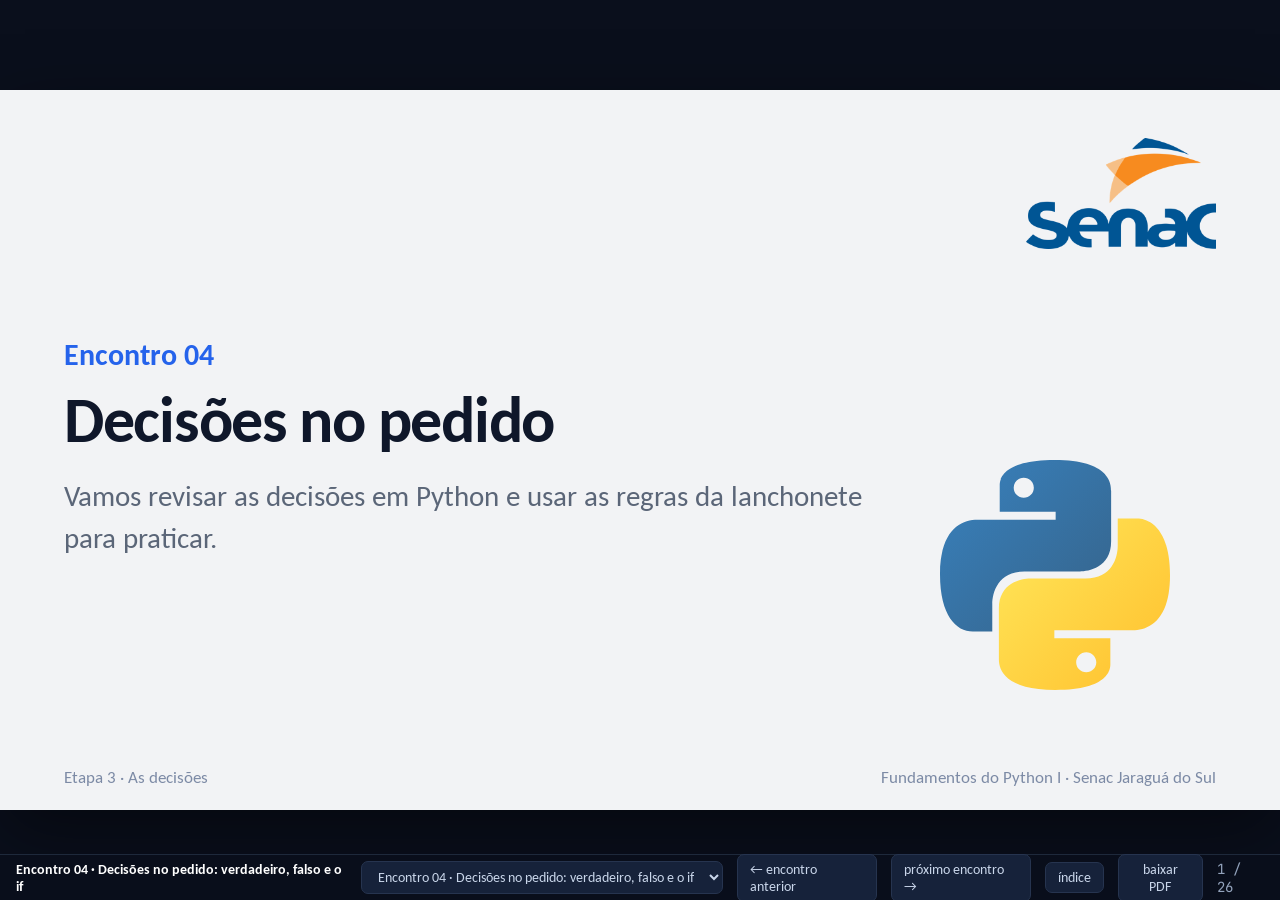
<file: aulas/encontro-04.html>
<!doctype html>
<html lang="pt-BR">
<head>
<meta charset="utf-8">
<meta name="viewport" content="width=device-width, initial-scale=1">
<title>Encontro 04 · Decisões no pedido · Fundamentos do Python I</title>
<link rel="stylesheet" href="../assets/css/slides.css">
<link rel="stylesheet" href="../assets/css/encontro.css">
</head>
<body data-encontro="4">
<div class="palco">

<!-- ===================== ABERTURA ===================== -->

<!-- 1 · CAPA -->
<section class="slide capa">
  <img class="logo" src="../assets/img/senac.png" alt="Senac">
  <div class="corpo">
    <p class="numero">Encontro 04</p>
    <h1>Decisões no pedido</h1>
    <p class="sub">Vamos revisar as decisões em Python e usar as regras da lanchonete para praticar.</p>
  </div>
  <img class="python" src="../assets/img/python-logo.svg" alt="">
  <div class="rodape"><span>Etapa 3 · As decisões</span><span>Fundamentos do Python I · Senac Jaraguá do Sul</span></div>
</section>

<!-- 2 · ONDE A GENTE PAROU -->
<section class="slide">
  <div class="corpo">
    <h2>O que vocês viram com o professor Diego</h2>
    <div class="miolo">
      <div class="icones n4">
        <figure><img src="../assets/img/icones/caixa.png" alt=""><span class="t">Tipos de dados</span><span class="d"><code>int</code>, <code>float</code>, <code>str</code> e <code>bool</code></span></figure>
        <figure><img src="../assets/img/icones/balao.png" alt=""><span class="t">input</span><span class="d">ler uma resposta e converter com <code>int()</code> ou <code>float()</code></span></figure>
        <figure><img src="../assets/img/icones/fluxograma.png" alt=""><span class="t">if, elif, else</span><span class="d">escolher qual trecho vai rodar</span></figure>
        <figure><img src="../assets/img/icones/conversa-setas.png" alt=""><span class="t">and e or</span><span class="d">combinar condições</span></figure>
      </div>
      <p class="intro" style="margin-top: 34px">Hoje vamos retomar esses exemplos e praticar com pedidos da lanchonete.</p>
    </div>
  </div>
  <div class="rodape"></div>
</section>

<!-- 3 · O EDITOR -->
<section class="slide">
  <div class="corpo">
    <h2>Como rodar o código no VS Code e no IDLE</h2>
    <p class="intro">Vocês podem continuar no editor que já usam. O código Python é o mesmo.</p>
    <div class="miolo">
      <div class="cartoes n2">
        <div class="cartao"><img src="../assets/img/icones/tela-codigo.png" alt=""><span class="t">No VS Code</span><span class="d">Salvar o arquivo e clicar no botão de executar, no alto à direita. A saída aparece no terminal, embaixo. Digitar ali as respostas do <code>input</code>.</span></div>
        <div class="cartao"><img src="../assets/img/icones/notebook-codigo.png" alt=""><span class="t">No IDLE</span><span class="d">Salvar o arquivo e apertar <b>F5</b>. A saída aparece na janela do shell. Digitar ali as respostas do <code>input</code>.</span></div>
      </div>
    </div>
  </div>
  <div class="rodape"></div>
</section>

<!-- 4 · AQUECIMENTO -->
<section class="slide exercicio">
  <div class="corpo">
    <p class="eyebrow">Aquecimento · 10 minutos</p>
    <h2>Quanto deu o pedido?</h2>
    <div class="miolo">
      <ol class="passos">
        <li>Criar o arquivo <code>aquecimento.py</code> na pasta do curso.</li>
        <li>Pedir a quantidade de pastéis com <code>input</code>. Cada pastel custa R$ 8,50.</li>
        <li>Calcular o total e mostrar na tela.</li>
        <li>Executar com a quantidade <code>3</code>. Conferir o total <code>25.5</code>.</li>
      </ol>
      <p class="dica">Tentar primeiro sem consultar o caderno. Se travar, consultar o exemplo e continuar.</p>
    </div>
  </div>
  <div class="rodape"></div>
</section>

<!-- ===================== CICLO 1 · ENTRADA, PROCESSAMENTO E SAÍDA ===================== -->

<!-- 5 · ANALOGIA DO RESTAURANTE (desenho do deck da Aula 03 do docente) -->
<section class="slide">
  <div class="corpo">
    <h2>O programa como um restaurante</h2>
    <div class="restaurante">
      <div class="salao"></div>
      <div class="placa"><img src="../assets/img/icones/restaurante.png" alt=""><span>Restaurante (o programa)</span></div>
      <svg viewBox="0 0 1152 500" aria-hidden="true">
        <defs>
          <marker id="ponta" viewBox="0 0 10 10" refX="7" refY="5" markerWidth="5" markerHeight="5" orient="auto-start-reverse">
            <path d="M1 1 L8 5 L1 9" style="stroke-width:2"/>
          </marker>
        </defs>
        <path d="M168 300 L262 300" marker-end="url(#ponta)"/>
        <path d="M330 222 C330 150 420 120 510 150" marker-end="url(#ponta)"/>
        <path d="M712 140 L888 140" marker-end="url(#ponta)"/>
        <path d="M888 190 L712 190" marker-end="url(#ponta)"/>
        <path d="M600 300 C600 360 650 380 712 370" marker-end="url(#ponta)"/>
        <path d="M712 450 C600 490 460 470 420 420" marker-end="url(#ponta)"/>
      </svg>
      <figure style="left: 0; top: 196px; width: 170px"><img src="../assets/img/icones/cliente.png" alt=""><span class="t">Cliente</span><span class="d">quem usa</span></figure>
      <figure style="left: 236px; top: 222px"><img src="../assets/img/icones/garcom.png" alt=""><span class="t">Garçom</span><span class="d">anota o pedido e traz o prato</span></figure>
      <figure style="left: 506px; top: 84px"><img src="../assets/img/icones/cozinha.png" alt=""><span class="t">Cozinha</span><span class="d">prepara o pedido</span></figure>
      <figure style="left: 890px; top: 84px"><img src="../assets/img/icones/dispensa.png" alt=""><span class="t">Despensa</span><span class="d">guarda os ingredientes</span></figure>
      <figure style="left: 700px; top: 268px"><img src="../assets/img/icones/prato.png" alt=""><span class="t">Prato</span><span class="d">o resultado</span></figure>
    </div>
  </div>
  <div class="rodape"></div>
</section>

<!-- 6 · AS TRÊS PARTES, NO MESMO RESTAURANTE -->
<section class="slide">
  <div class="corpo">
    <h2>Entrada, processamento e saída</h2>
    <div class="miolo">
      <div class="icones n3">
        <figure><img src="../assets/img/icones/garcom.png" alt=""><span class="t">O garçom anota o pedido</span><span class="d"><b>entrada:</b> os dados recebidos</span></figure>
        <figure><img src="../assets/img/icones/cozinha.png" alt=""><span class="t">A cozinha prepara</span><span class="d"><b>processamento:</b> o que fazemos com os dados</span></figure>
        <figure><img src="../assets/img/icones/prato.png" alt=""><span class="t">O prato chega à mesa</span><span class="d"><b>saída:</b> o resultado entregue</span></figure>
      </div>
      <p class="intro" style="margin-top: 34px">No aquecimento, vocês receberam a quantidade, calcularam o total e mostraram o resultado.</p>
    </div>
  </div>
  <div class="rodape"></div>
</section>

<!-- 7 · AS TRÊS PARTES NO CÓDIGO -->
<section class="slide">
  <div class="corpo">
    <h2>As três partes no código</h2>
    <div class="codigo idle">
      <div class="arquivo">exemplo do professor · pedido.py</div>
<pre>PRECO_PASTEL = <span class="num">8.5</span>

<span class="com"># entrada: o que vem de fora</span>
quantidade = <span class="fn">int</span>(<span class="fn">input</span>(<span class="str">"Quantos pastéis? "</span>))

<span class="com"># processamento: a conta</span>
total = PRECO_PASTEL * quantidade

<span class="com"># saída: o que volta para o cliente</span>
<span class="fn">print</span>(<span class="str">"Total: R$"</span>, total)</pre>
    </div>
    <p class="dica">Usamos maiúsculas em <code>PRECO_PASTEL</code> para indicar uma <b>constante</b>. É uma convenção. O Python permite mudar esse valor.</p>
  </div>
  <div class="rodape"></div>
</section>

<!-- 8 · PRÁTICA DO CICLO 1 -->
<section class="slide exercicio">
  <div class="corpo">
    <p class="eyebrow">Prática · 10 minutos</p>
    <h2>Identificar as três partes do programa</h2>
    <div class="miolo">
      <div class="tarefas">
        <div class="tarefa"><span class="n">1</span><span class="txt">No <code>aquecimento.py</code>, marcar a entrada, o processamento e a saída com comentários.</span></div>
        <div class="tarefa"><span class="n">2</span><span class="txt">Criar a constante <code>TAXA_ENTREGA = 5.0</code> no início do arquivo.</span></div>
        <div class="tarefa"><span class="n">3</span><span class="txt">Somar a taxa ao total. Conferir se <code>3</code> pastéis custam <code>30.5</code> com a entrega.</span></div>
        <div class="tarefa"><span class="n">4</span><span class="txt">Explicar num comentário em qual parte a taxa é somada ao pedido.</span></div>
      </div>
    </div>
  </div>
  <div class="rodape"></div>
</section>

<!-- ===================== CICLO 2 · VERDADEIRO OU FALSO ===================== -->

<!-- 9 · PERGUNTAS DE SIM OU NÃO -->
<section class="slide">
  <div class="corpo">
    <div class="miolo">
      <div class="pergunta">
        <img src="../assets/img/icones/duvida.png" alt="">
        <div>
          <p>O pedido passou de R$ 100? O cliente tem cupom? É para viagem?</p>
          <p>Essas perguntas têm duas respostas. Em Python, usamos <code>True</code> para verdadeiro e <code>False</code> para falso.</p>
        </div>
      </div>
    </div>
  </div>
  <div class="rodape"></div>
</section>

<!-- 10 · A COMPARAÇÃO VIRA BOOL -->
<section class="slide">
  <div class="corpo">
    <h2>O resultado de uma comparação</h2>
    <div class="janelas">
      <div class="codigo idle">
        <div class="arquivo">booleano.py</div>
<pre>total = <span class="num">120</span>
<span class="fn">print</span>(total &gt; <span class="num">100</span>)
<span class="fn">print</span>(total &gt; <span class="num">200</span>)
<span class="fn">print</span>(<span class="fn">type</span>(total &gt; <span class="num">100</span>))</pre>
      </div>
      <div class="codigo idle shell">
        <div class="arquivo">Saída</div>
<pre><span class="saida">True</span>
<span class="saida">False</span>
<span class="saida">&lt;class 'bool'&gt;</span></pre>
      </div>
    </div>
    <ol class="passos curta">
      <li>Criar <code>booleano.py</code> na pasta do curso com as quatro linhas do exemplo.</li>
      <li>Executar o arquivo no editor.</li>
      <li>Conferir a saída. Devem aparecer <code>True</code>, <code>False</code> e o tipo <code>bool</code>.</li>
    </ol>
  </div>
  <div class="rodape"></div>
</section>

<!-- 11 · BOOL NUMA VARIÁVEL -->
<section class="slide">
  <div class="corpo">
    <h2>Guardar a comparação numa variável</h2>
    <div class="miolo">
      <div class="codigo idle">
        <div class="arquivo">booleano.py</div>
<pre>total = <span class="num">120</span>
passou_de_100 = total &gt; <span class="num">100</span>   <span class="com"># guarda True</span>
tem_cupom = <span class="kw">True</span>               <span class="com"># escrito direto</span>
<span class="fn">print</span>(passou_de_100)
<span class="fn">print</span>(tem_cupom)</pre>
      </div>
      <ul class="lista">
        <li><code>True</code> e <code>False</code> começam com maiúscula e vão sem aspas.</li>
        <li><code>"True"</code>, com aspas, é um texto do tipo <code>str</code>.</li>
        <li>Nomes como <code>tem_cupom</code> ajudam a entender o que a variável guarda.</li>
      </ul>
    </div>
  </div>
  <div class="rodape"></div>
</section>

<!-- 12 · OS SEIS COMPARADORES -->
<section class="slide">
  <div class="corpo">
    <h2>Os operadores de comparação</h2>
    <p class="intro">Com <code>quantidade = 3</code> e <code>total = 120</code>:</p>
    <table>
      <thead><tr><th>Sinal</th><th>Quer dizer</th><th>Exemplo</th><th>Resposta</th></tr></thead>
      <tbody>
        <tr><td><code>==</code></td><td>igual a</td><td><code>quantidade == 3</code></td><td>True</td></tr>
        <tr><td><code>!=</code></td><td>diferente de</td><td><code>quantidade != 3</code></td><td>False</td></tr>
        <tr><td><code>&gt;</code></td><td>maior que</td><td><code>total &gt; 100</code></td><td>True</td></tr>
        <tr><td><code>&lt;</code></td><td>menor que</td><td><code>total &lt; 100</code></td><td>False</td></tr>
        <tr><td><code>&gt;=</code></td><td>maior ou igual</td><td><code>quantidade &gt;= 3</code></td><td>True</td></tr>
        <tr><td><code>&lt;=</code></td><td>menor ou igual</td><td><code>total &lt;= 100</code></td><td>False</td></tr>
      </tbody>
    </table>
  </div>
  <div class="rodape"></div>
</section>

<!-- 13 · ERROS COMUNS COM BOOL -->
<section class="slide">
  <div class="corpo">
    <h2>Dois erros comuns</h2>
    <div class="miolo">
      <div class="comparacao">
        <div class="lado">
          <span class="rotulo">true com t minúsculo</span>
          <div class="codigo idle shell">
<pre>tem_cupom = true
<span class="erro">NameError: name 'true' is not defined.</span></pre>
          </div>
        </div>
        <div class="lado">
          <span class="rotulo">Um único = no if</span>
          <div class="codigo idle shell">
<pre><span class="kw">if</span> total = <span class="num">100</span>:
<span class="erro">SyntaxError: invalid syntax.</span></pre>
          </div>
        </div>
      </div>
      <p class="intro"><code>=</code> atribui um valor à variável. <code>==</code> compara dois valores. Nessa linha do <code>if</code>, precisamos comparar.</p>
    </div>
  </div>
  <div class="rodape"></div>
</section>

<!-- 14 · PRÁTICA DO CICLO 2 -->
<section class="slide exercicio">
  <div class="corpo">
    <p class="eyebrow">Prática · 10 minutos</p>
    <h2>Prever a saída antes de executar</h2>
    <p class="intro">Anotar no caderno o resultado de cada <code>print</code>. Depois, executar o código em <code>adivinhe.py</code> e comparar.</p>
    <div class="codigo idle">
      <div class="arquivo">adivinhe.py</div>
<pre>quantidade = <span class="num">3</span>
<span class="fn">print</span>(quantidade &gt;= <span class="num">3</span>)
<span class="fn">print</span>(quantidade == <span class="str">"3"</span>)
<span class="fn">print</span>(<span class="num">8.5</span> * <span class="num">2</span> &gt; <span class="num">15</span>)
<span class="fn">print</span>(<span class="str">"pastel"</span> == <span class="str">"Pastel"</span>)</pre>
    </div>
    <p class="dica">Se alguma resposta for diferente da prevista, explicar o motivo num comentário ao lado da linha.</p>
  </div>
  <div class="rodape"></div>
</section>

<!-- ===================== CICLO 3 · AND, OR, NOT E O IF ===================== -->

<!-- 15 · AND E OR -->
<section class="slide">
  <div class="corpo">
    <h2>Combinar condições com and e or</h2>
    <div class="miolo">
      <div class="cartoes n2">
        <div class="cartao"><span class="t">and: as duas condições verdadeiras</span><span class="d">A entrega é grátis para pedidos de R$ 100 ou mais <b>e</b> com endereço na cidade.</span><p><code>total &gt;= 100 and na_cidade</code></p></div>
        <div class="cartao"><span class="t">or: pelo menos uma verdadeira</span><span class="d">O desconto vale para pedidos de R$ 100 ou mais <b>ou</b> para quem tem cupom. Também vale se as duas condições forem verdadeiras.</span><p><code>total &gt;= 100 or tem_cupom</code></p></div>
      </div>
    </div>
  </div>
  <div class="rodape"></div>
</section>

<!-- 16 · AND NO CÓDIGO -->
<section class="slide">
  <div class="corpo">
    <h2>Usar and na regra de entrega</h2>
    <div class="codigo idle compacto">
      <div class="arquivo">exemplo do professor · entrega_gratis.py</div>
<pre>total = <span class="fn">float</span>(<span class="fn">input</span>(<span class="str">"Total do pedido: R$ "</span>))
na_cidade = <span class="fn">input</span>(<span class="str">"Entrega aqui na cidade? (s/n) "</span>) == <span class="str">"s"</span>

<span class="kw">if</span> total &gt;= <span class="num">100</span> <span class="kw">and</span> na_cidade:
    <span class="fn">print</span>(<span class="str">"Entrega grátis!"</span>)
<span class="kw">else</span>:
    <span class="fn">print</span>(<span class="str">"Entrega paga."</span>)</pre>
    </div>
    <ol class="passos curta">
      <li>Criar <code>entrega_gratis.py</code> na pasta do curso com o código do exemplo.</li>
      <li>Executar com total <code>120</code> e cidade <code>s</code>. Conferir a mensagem <code>Entrega grátis!</code></li>
      <li>Testar <code>120</code> e <code>n</code>, depois <code>80</code> e <code>s</code>. Nos dois casos, conferir <code>Entrega paga.</code></li>
    </ol>
    <p class="dica">Na linha 2, a comparação com <code>"s"</code> produz <code>True</code> ou <code>False</code>. Esse resultado fica em <code>na_cidade</code>.</p>
  </div>
  <div class="rodape"></div>
</section>

<!-- 17 · OR NO CÓDIGO -->
<section class="slide">
  <div class="corpo">
    <h2>Usar or na regra de desconto</h2>
    <div class="codigo idle compacto">
      <div class="arquivo">exemplo do professor · desconto.py</div>
<pre>total = <span class="fn">float</span>(<span class="fn">input</span>(<span class="str">"Total do pedido: R$ "</span>))
tem_cupom = <span class="fn">input</span>(<span class="str">"Tem cupom? (s/n) "</span>) == <span class="str">"s"</span>

<span class="kw">if</span> total &gt;= <span class="num">100</span> <span class="kw">or</span> tem_cupom:
    <span class="fn">print</span>(<span class="str">"Você ganhou 10% de desconto!"</span>)
<span class="kw">else</span>:
    <span class="fn">print</span>(<span class="str">"Sem desconto desta vez."</span>)</pre>
    </div>
    <ol class="passos curta">
      <li>Criar <code>desconto.py</code> na pasta do curso com o código do exemplo.</li>
      <li>Executar com total <code>80</code> e cupom <code>s</code>. Conferir a mensagem de desconto.</li>
      <li>Executar com <code>80</code> e <code>n</code>. Conferir <code>Sem desconto desta vez.</code></li>
    </ol>
    <p class="dica">Com total de R$ 80, a primeira condição é falsa. O cupom torna a segunda verdadeira e garante o desconto.</p>
  </div>
  <div class="rodape"></div>
</section>

<!-- 18 · NOT -->
<section class="slide">
  <div class="corpo">
    <h2>O not inverte True e False</h2>
    <div class="miolo">
      <div class="lado-icone">
        <div>
          <div class="codigo idle">
            <div class="arquivo">viagem.py</div>
<pre>para_viagem = <span class="kw">False</span>

<span class="kw">if</span> <span class="kw">not</span> para_viagem:
    <span class="fn">print</span>(<span class="str">"Vai comer aqui: separe uma mesa."</span>)</pre>
          </div>
          <p class="intro">Podemos ler como "se <b>não</b> for para viagem". Como <code>para_viagem</code> é <code>False</code>, o <code>not</code> produz <code>True</code> e o <code>print</code> roda.</p>
        </div>
        <img src="../assets/img/icones/proibido.png" alt="">
      </div>
    </div>
  </div>
  <div class="rodape"></div>
</section>

<!-- 19 · FAIXAS COM ELIF -->
<section class="slide">
  <div class="corpo">
    <h2>Definir a taxa de entrega com elif</h2>
    <div class="codigo idle compacto">
      <div class="arquivo">exemplo do professor · entrega.py</div>
<pre>total = <span class="fn">float</span>(<span class="fn">input</span>(<span class="str">"Total do pedido: R$ "</span>))

<span class="kw">if</span> total &gt;= <span class="num">100</span>:
    <span class="fn">print</span>(<span class="str">"Entrega grátis!"</span>)
<span class="kw">elif</span> total &gt;= <span class="num">50</span>:
    <span class="fn">print</span>(<span class="str">"Entrega: R$ 5,00"</span>)
<span class="kw">else</span>:
    <span class="fn">print</span>(<span class="str">"Entrega: R$ 10,00"</span>)</pre>
    </div>
    <ol class="passos curta">
      <li>O Python testa primeiro a condição do <code>if</code>.</li>
      <li>Executa o bloco da primeira condição verdadeira e pula os outros blocos dessa sequência.</li>
      <li>Se nenhuma condição for verdadeira, executa o bloco do <code>else</code>.</li>
    </ol>
  </div>
  <div class="rodape"></div>
</section>

<!-- 20 · A ORDEM IMPORTA -->
<section class="slide">
  <div class="corpo">
    <h2>E se eu trocar a ordem?</h2>
    <div class="miolo">
      <div class="janelas">
        <div class="codigo idle shell">
          <div class="arquivo">entrega.py, com a ordem trocada</div>
<pre><span class="kw">if</span> total &gt;= <span class="num">50</span>:
    <span class="fn">print</span>(<span class="str">"Entrega: R$ 5,00"</span>)
<span class="kw">elif</span> total &gt;= <span class="num">100</span>:
    <span class="fn">print</span>(<span class="str">"Entrega grátis!"</span>)</pre>
        </div>
        <div>
          <p class="intro">Com total de R$ 120, a condição <code>total &gt;= 50</code> já é verdadeira. O programa mostra uma taxa de R$ 5.</p>
          <p class="intro">O <code>elif</code> nem chega a ser testado. Nessas faixas, precisamos testar <code>total &gt;= 100</code> primeiro.</p>
        </div>
      </div>
    </div>
  </div>
  <div class="rodape"></div>
</section>

<!-- 21 · INDENTAÇÃO -->
<section class="slide">
  <div class="corpo">
    <h2>O recuo diz o que está dentro do if</h2>
    <div class="miolo">
      <p class="legenda-janela"><b>Sem recuo:</b> falta indicar qual linha pertence ao bloco do <code>if</code>.</p>
      <div class="codigo idle shell compacto">
<pre><span class="kw">if</span> total &gt;= <span class="num">100</span>:
<span class="fn">print</span>(<span class="str">"Entrega grátis!"</span>)
<span class="erro">IndentationError: expected an indented block after 'if' statement on line 2</span></pre>
      </div>
      <p class="legenda-janela"><b>Com recuo:</b> usar 4 espaços. A tecla <b>Tab</b> pode inserir esses espaços, conforme a configuração do editor.</p>
      <div class="codigo idle shell compacto">
<pre><span class="kw">if</span> total &gt;= <span class="num">100</span>:
    <span class="fn">print</span>(<span class="str">"Entrega grátis!"</span>)</pre>
      </div>
    </div>
  </div>
  <div class="rodape"></div>
</section>

<!-- ===================== ATIVIDADE: FECHANDO A CONTA ===================== -->

<!-- 22 · A ATIVIDADE DE HOJE -->
<section class="slide">
  <div class="corpo">
    <h2>Atividade: fechar a conta</h2>
    <div class="miolo">
      <div class="lado-icone">
        <div>
          <p class="intro">Agora vocês vão criar <code>conta.py</code> para calcular a conta da lanchonete. A atividade tem quatro partes.</p>
          <ul class="lista">
            <li>Fazer as partes na ordem, cada um no seu arquivo.</li>
            <li>Testar cada parte antes de começar a próxima.</li>
            <li>Chamar o professor se precisar de ajuda.</li>
            <li>Vamos acompanhar até qual parte cada um chegou. Tudo bem se não der tempo de terminar.</li>
          </ul>
        </div>
        <img src="../assets/img/icones/checklist.png" alt="">
      </div>
    </div>
  </div>
  <div class="rodape"></div>
</section>

<!-- 23 · PARTES 1 E 2 -->
<section class="slide exercicio">
  <div class="corpo">
    <p class="eyebrow">Fechando a conta · partes 1 e 2</p>
    <h2>O pedido e o combo</h2>
    <div class="miolo">
      <div class="tarefas">
        <div class="tarefa"><span class="n">1</span><span class="txt"><b>Montar o pedido.</b> Pastel custa R$ 8,50, caldo de cana R$ 6,00 e sorvete R$ 7,00. Mostrar o cardápio, pedir as quantidades e calcular o subtotal.</span></div>
        <div class="tarefa"><span class="n">2</span><span class="txt"><b>Aplicar o combo.</b> Dar R$ 2 de desconto se houver pelo menos um pastel e um caldo. Se todas as quantidades forem zero, mostrar <code>Nenhum item no pedido.</code> e encerrar as perguntas.</span></div>
      </div>
    </div>
  </div>
  <div class="rodape"></div>
</section>

<!-- 24 · PARTES 3 E 4 -->
<section class="slide exercicio">
  <div class="corpo">
    <p class="eyebrow">Fechando a conta · partes 3 e 4</p>
    <h2>O pagamento</h2>
    <div class="miolo">
      <div class="tarefas">
        <div class="tarefa"><span class="n">3</span><span class="txt"><b>Receber o pagamento.</b> Pedir <code>pix</code>, <code>cartao</code> ou <code>dinheiro</code>. Dar 5% de desconto no pix. No dinheiro, pedir o valor recebido e mostrar o troco ou quanto falta. Para outra resposta, mostrar <code>Forma de pagamento inválida.</code></span></div>
        <div class="tarefa"><span class="n">4</span><span class="txt"><b>Bônus.</b> Sugerir um caldo antes do pagamento se o cliente não tiver pedido nenhum.</span></div>
      </div>
    </div>
  </div>
  <div class="rodape"></div>
</section>

<!-- 25 · EXTRA: O GARÇOM-ROBÔ -->
<section class="slide exercicio">
  <div class="corpo">
    <p class="eyebrow">Extra · para quem terminou a conta</p>
    <h2>O garçom-robô</h2>
    <div class="miolo">
      <div class="janelas">
        <div class="tarefas">
          <div class="tarefa"><span class="n">1</span><span class="txt">Criar <code>robo.py</code>. Perguntar se o cliente está com muita fome, tem pressa e quer algo doce.</span></div>
          <div class="tarefa"><span class="n">2</span><span class="txt">Perguntar quanto o cliente quer gastar.</span></div>
          <div class="tarefa"><span class="n">3</span><span class="txt">Criar pelo menos quatro regras de recomendação. Usar <code>and</code>, <code>or</code> e <code>not</code> nas condições.</span></div>
          <div class="tarefa"><span class="n">4</span><span class="txt">Escrever uma resposta para quando nenhuma regra servir. Pode ter humor.</span></div>
        </div>
        <div class="codigo idle shell compacto">
          <div class="arquivo">Uma conversa com o robô</div>
<pre><span class="saida">Está com muita fome? (s/n)</span> s
<span class="saida">Tem pressa? (s/n)</span> s
<span class="saida">Quer algo doce? (s/n)</span> n
<span class="saida">Quanto quer gastar? R$</span> 20
<span class="saida">Robô: dois pastéis, e corre!</span></pre>
        </div>
      </div>
    </div>
  </div>
  <div class="rodape"></div>
</section>

<!-- 26 · RECAPITULAÇÃO -->
<section class="slide escuro">
  <div class="corpo">
    <h2>O que vocês praticaram hoje</h2>
    <ul class="recap">
      <li>No pedido, a entrada é a quantidade. Depois calculamos o total e mostramos a saída.</li>
      <li>O resultado da comparação é <code>True</code> ou <code>False</code>. Podemos guardar esse valor numa variável.</li>
      <li><b>and</b> exige as duas condições verdadeiras. <b>or</b> exige pelo menos uma. O not inverte o resultado.</li>
      <li>Na sequência <code>if</code>, <code>elif</code> e <code>else</code>, só um bloco roda.</li>
      <li>Usamos <code>=</code> para atribuir e <code>==</code> para comparar.</li>
    </ul>
    <p class="proximo"><b>Amanhã, às 9h:</b> vamos ajustar a exibição de valores como <code>R$ 11.875</code>, que aparece no combo pago no pix. Depois, começamos as listas.</p>
  </div>
  <div class="rodape"></div>
</section>

</div>
<nav class="barra" id="barra"></nav>
<script src="../assets/js/aulas.js"></script>
<script src="../assets/js/slides.js"></script>
</body>
</html>
</file>
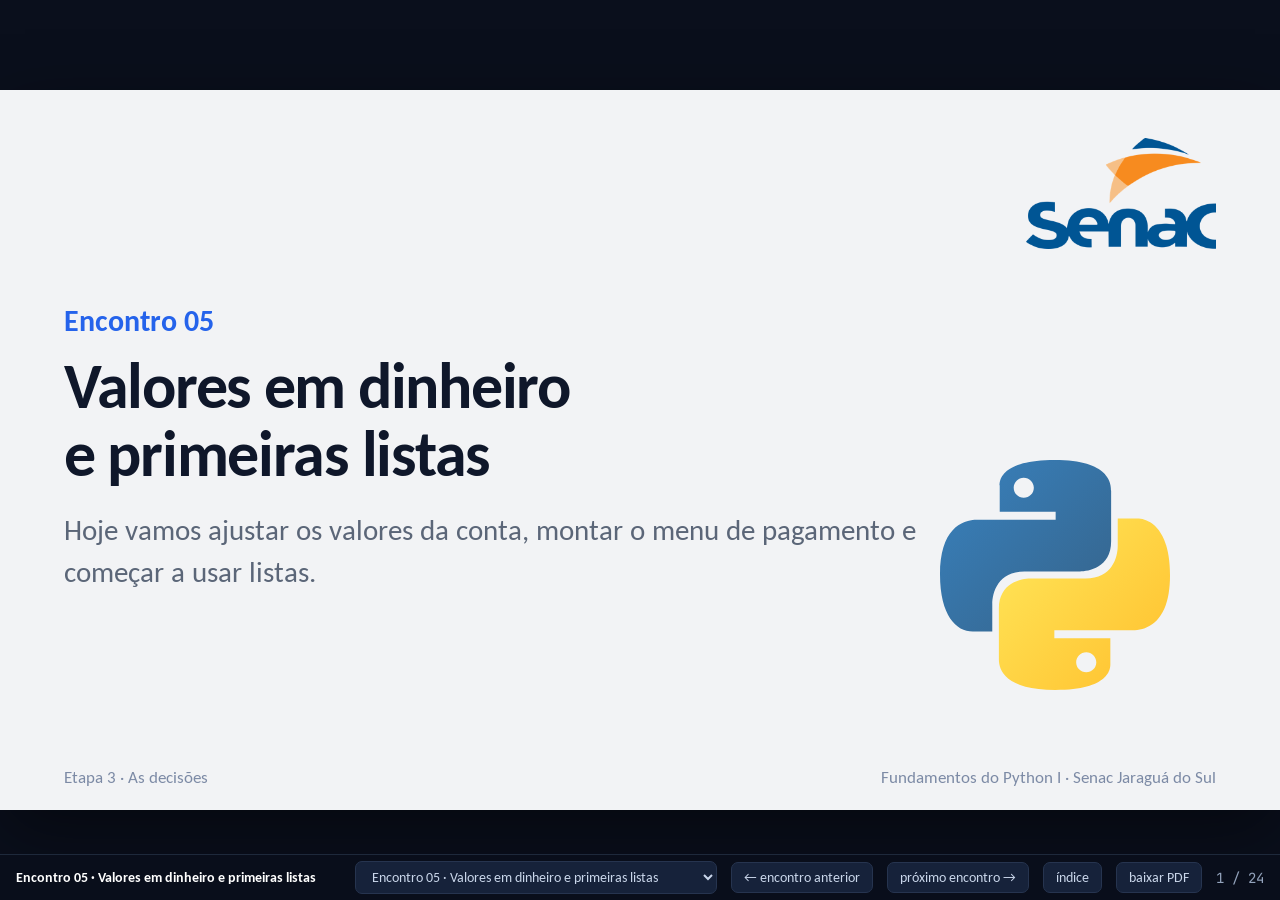
<file: aulas/encontro-05.html>
<!doctype html>
<html lang="pt-BR">
<head>
<meta charset="utf-8">
<meta name="viewport" content="width=device-width, initial-scale=1">
<title>Encontro 05 · Valores em dinheiro e primeiras listas · Fundamentos do Python I</title>
<link rel="stylesheet" href="../assets/css/slides.css">
<link rel="stylesheet" href="../assets/css/encontro.css">
</head>
<body data-encontro="5">
<div class="palco">

<!-- ===================== ABERTURA ===================== -->

<!-- 1 · CAPA -->
<section class="slide capa">
  <img class="logo" src="../assets/img/senac.png" alt="Senac">
  <div class="corpo">
    <p class="numero">Encontro 05</p>
    <h1>Valores em dinheiro e primeiras listas</h1>
    <p class="sub">Hoje vamos ajustar os valores da conta, montar o menu de pagamento e começar a usar listas.</p>
  </div>
  <img class="python" src="../assets/img/python-logo.svg" alt="">
  <div class="rodape"><span>Etapa 3 · As decisões</span><span>Fundamentos do Python I · Senac Jaraguá do Sul</span></div>
</section>

<!-- 2 · ONDE A GENTE PAROU -->
<section class="slide">
  <div class="corpo">
    <h2>A conta do encontro anterior</h2>
    <div class="miolo">
      <div class="lado-icone">
        <div>
          <p class="intro">Ontem vocês chegaram à parte 4 da atividade <b>Fechando a conta</b>, com o bônus de sugerir um caldo.</p>
          <p class="intro">Vamos terminar o programa e ajustar como ele mostra os valores em dinheiro.</p>
        </div>
        <img src="../assets/img/icones/checklist.png" alt="">
      </div>
    </div>
  </div>
  <div class="rodape"></div>
</section>

<!-- 3 · TERMINAR A PARTE 4 -->
<section class="slide exercicio">
  <div class="corpo">
    <p class="eyebrow">Aquecimento · 15 minutos</p>
    <h2>Terminar a conta de ontem</h2>
    <div class="miolo">
      <ol class="passos">
        <li>Abrir o arquivo <code>conta.py</code> na pasta do curso.</li>
        <li>Terminar a parte 4. Sugerir um caldo se o cliente não tiver pedido nenhum.</li>
        <li>Executar com 1 pastel, 1 caldo e nenhum sorvete. Escolher <code>pix</code> no pagamento.</li>
        <li>Executar com 2 de cada item e pagamento no <code>pix</code>.</li>
        <li>Anotar os dois totais num comentário do <code>conta.py</code>.</li>
      </ol>
    </div>
  </div>
  <div class="rodape"></div>
</section>

<!-- ===================== CICLO 1 · ROUND E F-STRING ===================== -->

<!-- 4 · PERGUNTA -->
<section class="slide">
  <div class="corpo">
    <div class="miolo">
      <div class="pergunta">
        <img src="../assets/img/icones/duvida.png" alt="">
        <div>
          <p>O total deu R$ 11.875. Quanto cobrar?</p>
          <p>Com 2 de cada item no pix, apareceu <code>38.949999999999996</code>. De onde vieram essas casas?</p>
        </div>
      </div>
    </div>
  </div>
  <div class="rodape"></div>
</section>

<!-- 5 · DOIS PROBLEMAS -->
<section class="slide">
  <div class="corpo">
    <h2>Por que aparecem tantas casas decimais?</h2>
    <div class="miolo">
      <div class="cartoes n2">
        <div class="cartao"><span class="t">O desconto gerou três casas</span><span class="d">Com 5% de desconto, R$ 12,50 vira R$ 11,875. Para cobrar em reais e centavos, precisamos arredondar.</span><p><code>11.875</code></p></div>
        <div class="cartao"><span class="t">O float guarda uma aproximação</span><span class="d">Alguns decimais não têm representação exata em binário. O float guarda uma aproximação, que pode aparecer no resultado.</span><p><code>38.949999999999996</code></p></div>
      </div>
      <p class="destaque">Testar <code>print(0.1 + 0.2)</code> no terminal ou no shell. O resultado também mostra essa aproximação.</p>
    </div>
  </div>
  <div class="rodape"></div>
</section>

<!-- 6 · ROUND -->
<section class="slide">
  <div class="corpo">
    <h2>Arredondar com round</h2>
    <div class="janelas">
      <div class="codigo idle">
        <div class="arquivo">arredonda.py</div>
<pre><span class="fn">print</span>(<span class="fn">round</span>(<span class="num">11.875</span>, <span class="num">2</span>))
<span class="fn">print</span>(<span class="fn">round</span>(<span class="num">38.949999999999996</span>, <span class="num">2</span>))
<span class="fn">print</span>(<span class="fn">round</span>(<span class="num">28.0</span>, <span class="num">2</span>))</pre>
      </div>
      <div class="codigo idle shell">
        <div class="arquivo">Saída</div>
<pre><span class="saida">11.88</span>
<span class="saida">38.95</span>
<span class="saida">28.0</span></pre>
      </div>
    </div>
    <ul class="lista">
      <li>Em <code>round(valor, 2)</code>, o primeiro argumento é o valor. O segundo indica as casas decimais.</li>
      <li>O resultado foi arredondado. Para mostrar <code>28.00</code> no lugar de <code>28.0</code>, vamos ajustar a formatação.</li>
    </ul>
  </div>
  <div class="rodape"></div>
</section>

<!-- 7 · F-STRING, A VERSÃO SIMPLES -->
<section class="slide">
  <div class="corpo">
    <h2>Colocar valores no texto com f-string</h2>
    <div class="miolo">
      <div class="comparacao">
        <div class="lado">
          <span class="rotulo">Como vocês fazem hoje</span>
          <div class="codigo idle">
<pre><span class="fn">print</span>(<span class="str">"Total: R$"</span>, total)</pre>
          </div>
        </div>
        <div class="lado">
          <span class="rotulo">Com f-string</span>
          <div class="codigo idle">
<pre><span class="fn">print</span>(<span class="str">f"Total: R$ {total}"</span>)</pre>
          </div>
        </div>
      </div>
      <ul class="lista">
        <li>O <code>f</code> antes das aspas permite colocar valores dentro do texto.</li>
        <li>O valor de <code>total</code> aparece no lugar de <code>{total}</code>. As chaves delimitam essa parte.</li>
        <li>As duas versões mostram o total. Na f-string, escrevemos a frase inteira entre as aspas.</li>
      </ul>
    </div>
  </div>
  <div class="rodape"></div>
</section>

<!-- 8 · F-STRING COM DUAS CASAS -->
<section class="slide">
  <div class="corpo">
    <h2>Mostrar duas casas decimais com :.2f</h2>
    <div class="janelas">
      <div class="codigo idle">
        <div class="arquivo">dinheiro.py</div>
<pre>total = <span class="num">28.0</span>
<span class="fn">print</span>(<span class="str">f"Total: R$ {total:.2f}"</span>)
total = <span class="num">11.875</span>
<span class="fn">print</span>(<span class="str">f"Total: R$ {total:.2f}"</span>)</pre>
      </div>
      <div class="codigo idle shell">
        <div class="arquivo">Saída</div>
<pre><span class="saida">Total: R$ 28.00</span>
<span class="saida">Total: R$ 11.88</span></pre>
      </div>
    </div>
    <ul class="lista">
      <li>O <code>:.2f</code> formata o valor com duas casas depois do ponto.</li>
      <li>A formatação acrescenta zeros ou arredonda a exibição conforme o valor.</li>
      <li>A variável mantém o valor original. A formatação muda apenas o texto mostrado.</li>
    </ul>
  </div>
  <div class="rodape"></div>
</section>

<!-- 9 · PRÁTICA DO CICLO 1 -->
<section class="slide exercicio">
  <div class="corpo">
    <p class="eyebrow">Prática · 10 minutos</p>
    <h2>Ajustar os valores da conta</h2>
    <div class="miolo">
      <ol class="passos">
        <li>No <code>conta.py</code>, usar f-string com <code>:.2f</code> nos valores em dinheiro.</li>
        <li>Guardar o total do pix com <code>round(valor, 2)</code> depois de aplicar o desconto.</li>
        <li>Executar com 1 pastel e 1 caldo no pix. Conferir o total <code>11.88</code>.</li>
        <li>Executar com 2 de cada item no pix. Conferir o total <code>38.95</code>.</li>
      </ol>
    </div>
  </div>
  <div class="rodape"></div>
</section>

<!-- ===================== CICLO 2 · O MENU ===================== -->

<!-- 10 · O PROBLEMA DO PAGAMENTO DIGITADO -->
<section class="slide">
  <div class="corpo">
    <div class="miolo">
      <div class="pergunta">
        <img src="../assets/img/icones/pessoa-duvida.png" alt="">
        <div>
          <p>Vocês digitaram <code>Pix</code> ou <code>cartão</code> e o programa recusou?</p>
          <p><code>"Pix"</code> e <code>"pix"</code> são textos diferentes. Com opções numeradas, o cliente digita só o número.</p>
        </div>
      </div>
    </div>
  </div>
  <div class="rodape"></div>
</section>

<!-- 11 · ASPAS TRIPLAS -->
<section class="slide">
  <div class="corpo">
    <h2>Escrever várias linhas com aspas triplas</h2>
    <div class="janelas">
      <div class="codigo idle">
        <div class="arquivo">menu.py</div>
<pre><span class="fn">print</span>(<span class="str">"""
Forma de pagamento:
1 - Pix (5% de desconto)
2 - Cartão
3 - Dinheiro
"""</span>)</pre>
      </div>
      <div class="codigo idle shell">
        <div class="arquivo">Saída</div>
<pre>
<span class="saida">Forma de pagamento:</span>
<span class="saida">1 - Pix (5% de desconto)</span>
<span class="saida">2 - Cartão</span>
<span class="saida">3 - Dinheiro</span>
</pre>
      </div>
    </div>
    <ul class="lista">
      <li>Abrimos e fechamos o texto com três aspas. As quebras de linha fazem parte do texto.</li>
      <li>Assim, um único <code>print</code> mostra as linhas do menu.</li>
    </ul>
  </div>
  <div class="rodape"></div>
</section>

<!-- 12 · CADA OPÇÃO É UM NÚMERO -->
<section class="slide">
  <div class="corpo">
    <h2>Ler a opção escolhida no menu</h2>
    <div class="codigo idle compacto">
      <div class="arquivo">trecho do conta.py, logo depois do menu</div>
<pre>opcao = <span class="fn">input</span>(<span class="str">"Escolha 1, 2 ou 3: "</span>)

<span class="kw">if</span> opcao == <span class="str">"1"</span>:
    total = <span class="fn">round</span>(total * <span class="num">0.95</span>, <span class="num">2</span>)
    <span class="fn">print</span>(<span class="str">f"Total no pix: R$ {total:.2f}"</span>)
<span class="kw">elif</span> opcao == <span class="str">"2"</span>:
    <span class="fn">print</span>(<span class="str">f"Total no cartão: R$ {total:.2f}"</span>)</pre>
    </div>
    <p class="dica">O <code>input</code> devolve texto. Por isso comparamos com <code>"1"</code>, entre aspas. A comparação <code>"1" == 1</code> dá <code>False</code>.</p>
  </div>
  <div class="rodape"></div>
</section>

<!-- 13 · PRÁTICA DO CICLO 2 -->
<section class="slide exercicio">
  <div class="corpo">
    <p class="eyebrow">Prática · 15 minutos</p>
    <h2>Criar o menu de pagamento</h2>
    <div class="miolo">
      <ol class="passos">
        <li>No <code>conta.py</code>, trocar a pergunta do pagamento por um menu com aspas triplas.</li>
        <li>Comparar a opção com <code>"1"</code>, <code>"2"</code> e <code>"3"</code>. Para outra resposta, mostrar <code>Opção inválida.</code></li>
        <li>Usar aspas triplas para mostrar o cardápio do início num único <code>print</code>.</li>
        <li>Testar 1 pastel e 1 caldo com a opção <code>3</code> e R$ 20 recebidos. Conferir o troco <code>R$ 7.50</code>.</li>
      </ol>
    </div>
  </div>
  <div class="rodape"></div>
</section>

<!-- ===================== CICLO 3 · LISTAS ===================== -->

<!-- 14 · A DOR: UMA VARIÁVEL PARA CADA ITEM -->
<section class="slide">
  <div class="corpo">
    <h2>E se o cardápio tiver 20 itens?</h2>
    <div class="codigo idle compacto">
      <div class="arquivo">trecho do conta.py</div>
<pre>pasteis = <span class="fn">int</span>(<span class="fn">input</span>(<span class="str">"Quantos pastéis? "</span>))
caldos = <span class="fn">int</span>(<span class="fn">input</span>(<span class="str">"Quantos caldos? "</span>))
sorvetes = <span class="fn">int</span>(<span class="fn">input</span>(<span class="str">"Quantos sorvetes? "</span>))

subtotal = pasteis * PRECO_PASTEL + caldos * PRECO_CALDO + sorvetes * PRECO_SORVETE</pre>
    </div>
    <ul class="lista">
      <li>Nesse código, cada item tem uma variável de quantidade e um <code>input</code>.</li>
      <li>Para incluir 20 itens, teríamos que aumentar também a expressão do subtotal.</li>
    </ul>
    <p class="destaque">Podemos guardar vários itens juntos, como os pedidos anotados numa comanda.</p>
  </div>
  <div class="rodape"></div>
</section>

<!-- 15 · A LISTA -->
<section class="slide">
  <div class="corpo">
    <h2>Guardar os itens numa lista</h2>
    <div class="miolo">
      <div class="lado-icone">
        <div>
          <div class="codigo idle">
            <div class="arquivo">comanda.py</div>
<pre>comanda = [<span class="str">"pastel"</span>, <span class="str">"caldo"</span>, <span class="str">"sorvete"</span>]
<span class="fn">print</span>(comanda)
<span class="fn">print</span>(<span class="fn">len</span>(comanda))</pre>
          </div>
          <ul class="lista">
            <li>Criamos a lista com colchetes e separamos os valores com vírgulas.</li>
            <li><code>len(comanda)</code> conta os itens da lista. Neste exemplo, o resultado é <code>3</code>.</li>
          </ul>
        </div>
        <img src="../assets/img/icones/checklist.png" alt="">
      </div>
    </div>
  </div>
  <div class="rodape"></div>
</section>

<!-- 16 · ÍNDICE -->
<section class="slide">
  <div class="corpo">
    <h2>A primeira posição da lista é zero</h2>
    <div class="codigo idle compacto">
      <div class="arquivo">comanda.py</div>
<pre>comanda = [<span class="str">"pastel"</span>, <span class="str">"caldo"</span>, <span class="str">"sorvete"</span>]
<span class="fn">print</span>(comanda[<span class="num">0</span>])
<span class="fn">print</span>(comanda[<span class="num">2</span>])
<span class="fn">print</span>(comanda[<span class="num">5</span>])</pre>
    </div>
    <div class="codigo idle shell compacto">
      <div class="arquivo">Saída</div>
<pre><span class="saida">pastel</span>
<span class="saida">sorvete</span>
<span class="erro">IndexError: list index out of range</span></pre>
    </div>
    <ul class="lista">
      <li>Chamamos a posição de índice. <code>[0]</code> acessa o primeiro item e <code>[2]</code> acessa o terceiro.</li>
      <li>O índice <code>5</code> não existe nessa lista. Por isso aparece <code>IndexError</code>.</li>
    </ul>
  </div>
  <div class="rodape"></div>
</section>

<!-- 17 · APPEND -->
<section class="slide">
  <div class="corpo">
    <h2>Acrescentar um item com append</h2>
    <div class="codigo idle compacto">
      <div class="arquivo">exemplo do professor · anota.py</div>
<pre>comanda = []
item = <span class="fn">input</span>(<span class="str">"O que vai querer? "</span>)
comanda.append(item)
item = <span class="fn">input</span>(<span class="str">"Mais alguma coisa? "</span>)
comanda.append(item)
<span class="fn">print</span>(<span class="str">f"Comanda: {comanda}"</span>)</pre>
    </div>
    <ol class="passos curta">
      <li>Criar <code>anota.py</code> na pasta do curso com o código do exemplo.</li>
      <li>Executar o arquivo e responder <code>pastel</code>, depois <code>caldo</code>.</li>
      <li>Conferir a saída <code>Comanda: ['pastel', 'caldo']</code>.</li>
    </ol>
    <p class="dica"><code>[]</code> cria uma lista vazia. Cada chamada de <code>append</code> acrescenta um item no final.</p>
  </div>
  <div class="rodape"></div>
</section>

<!-- 18 · REMOVE -->
<section class="slide">
  <div class="corpo">
    <h2>Retirar um item com remove</h2>
    <div class="codigo idle compacto">
      <div class="arquivo">comanda.py</div>
<pre>comanda = [<span class="str">"pastel"</span>, <span class="str">"caldo"</span>, <span class="str">"sorvete"</span>]
comanda.remove(<span class="str">"caldo"</span>)
<span class="fn">print</span>(comanda)
comanda.remove(<span class="str">"pudim"</span>)</pre>
    </div>
    <div class="codigo idle shell compacto">
      <div class="arquivo">Saída</div>
<pre><span class="saida">['pastel', 'sorvete']</span>
<span class="erro">ValueError: list.remove(x): x not in list</span></pre>
    </div>
    <ul class="lista">
      <li>O <code>remove</code> procura o valor informado e retira a primeira ocorrência.</li>
      <li>Se o valor não estiver na lista, aparece <code>ValueError</code>. Vamos conferir antes de remover.</li>
    </ul>
  </div>
  <div class="rodape"></div>
</section>

<!-- 19 · IN E NOT IN -->
<section class="slide">
  <div class="corpo">
    <h2>Conferir se o item está na lista com in</h2>
    <div class="codigo idle compacto">
      <div class="arquivo">exemplo do professor · desiste.py</div>
<pre>comanda = [<span class="str">"pastel"</span>, <span class="str">"caldo"</span>, <span class="str">"sorvete"</span>]
item = <span class="fn">input</span>(<span class="str">"Qual item vai tirar? "</span>)

<span class="kw">if</span> item <span class="kw">in</span> comanda:
    comanda.remove(item)
    <span class="fn">print</span>(<span class="str">f"Comanda: {comanda}"</span>)
<span class="kw">else</span>:
    <span class="fn">print</span>(<span class="str">"Esse item não está na comanda."</span>)</pre>
    </div>
    <ul class="lista">
      <li><code>item in comanda</code> dá <code>True</code> quando o valor está na lista e <code>False</code> quando não está.</li>
      <li><code>"caldo" not in comanda</code> dá <code>True</code> se não houver caldo na lista.</li>
    </ul>
  </div>
  <div class="rodape"></div>
</section>

<!-- 20 · LISTA DE NÚMEROS E SUM -->
<section class="slide">
  <div class="corpo">
    <h2>Somar os valores da lista com sum</h2>
    <div class="janelas">
      <div class="codigo idle">
        <div class="arquivo">precos.py</div>
<pre>precos = [<span class="num">8.5</span>, <span class="num">6.0</span>, <span class="num">7.0</span>]
total = <span class="fn">sum</span>(precos)
<span class="fn">print</span>(<span class="str">f"Itens: {len(precos)}"</span>)
<span class="fn">print</span>(<span class="str">f"Total: R$ {total:.2f}"</span>)</pre>
      </div>
      <div class="codigo idle shell">
        <div class="arquivo">Saída</div>
<pre><span class="saida">Itens: 3</span>
<span class="saida">Total: R$ 21.50</span></pre>
      </div>
    </div>
    <ul class="lista">
      <li>Nesta lista, guardamos preços. <code>sum(precos)</code> soma os valores.</li>
      <li>Se acrescentarmos preços à lista, a chamada de <code>sum</code> continua igual.</li>
    </ul>
  </div>
  <div class="rodape"></div>
</section>

<!-- ===================== ATIVIDADE: A LISTA DE COMPRAS ===================== -->

<!-- 21 · A ATIVIDADE DE HOJE -->
<section class="slide">
  <div class="corpo">
    <h2>Atividade: montar a lista de compras</h2>
    <div class="miolo">
      <div class="lado-icone">
        <div>
          <p class="intro">Vamos criar <code>compras.py</code> para registrar o que falta comprar na lanchonete e calcular os gastos.</p>
          <ul class="lista">
            <li>Fazer as quatro partes na ordem, cada um no seu arquivo.</li>
            <li>Executar e conferir cada parte antes de começar a próxima.</li>
            <li>Mostrar os valores em dinheiro com duas casas decimais.</li>
          </ul>
        </div>
        <img src="../assets/img/icones/dispensa.png" alt="">
      </div>
    </div>
  </div>
  <div class="rodape"></div>
</section>

<!-- 22 · PARTES 1 E 2 -->
<section class="slide exercicio">
  <div class="corpo">
    <p class="eyebrow">A lista de compras · partes 1 e 2</p>
    <h2>Atualizar a lista de compras</h2>
    <div class="miolo">
      <div class="tarefas">
        <div class="tarefa"><span class="n">1</span><span class="txt"><b>Acrescentar uma compra.</b> Começar com <code>["farinha", "queijo", "carne"]</code>. Pedir mais um item e acrescentar à lista. Mostrar a lista e a quantidade de itens.</span></div>
        <div class="tarefa"><span class="n">2</span><span class="txt"><b>Retirar o que já foi comprado.</b> Pedir o nome do item. Se estiver na lista, remover e mostrar o que falta. Se não estiver, mostrar <code>Isso não estava na lista.</code></span></div>
      </div>
    </div>
  </div>
  <div class="rodape"></div>
</section>

<!-- 23 · PARTES 3 E 4 -->
<section class="slide exercicio">
  <div class="corpo">
    <p class="eyebrow">A lista de compras · partes 3 e 4</p>
    <h2>Calcular os gastos</h2>
    <div class="miolo">
      <div class="tarefas">
        <div class="tarefa"><span class="n">3</span><span class="txt"><b>Somar as compras.</b> Pedir o preço de três compras. Guardar os valores numa lista e mostrar o total gasto.</span></div>
        <div class="tarefa"><span class="n">4</span><span class="txt"><b>Bônus.</b> Pedir o orçamento do dia. Comparar com o gasto e mostrar quanto passou do orçamento ou quanto sobrou.</span></div>
      </div>
      <p class="dica">Testar os preços <code>12.50</code>, <code>30</code> e <code>7.25</code> com orçamento de <code>45</code>. O gasto passa do orçamento em R$ 4.75.</p>
    </div>
  </div>
  <div class="rodape"></div>
</section>

<!-- 24 · RECAPITULAÇÃO -->
<section class="slide escuro">
  <div class="corpo">
    <h2>O que vocês praticaram hoje</h2>
    <ul class="recap">
      <li><code>round(valor, 2)</code> devolve o valor arredondado. <code>:.2f</code> mostra duas casas no texto.</li>
      <li>Na f-string, o <code>f</code> vem antes das aspas e a variável vai entre <b>chaves</b>.</li>
      <li>Usamos aspas triplas para escrever as linhas do menu num único texto.</li>
      <li>A lista reúne vários valores. O índice do primeiro item é zero.</li>
      <li>Praticamos como acrescentar e remover itens, conferir se estão na lista, contar e somar.</li>
    </ul>
    <p class="proximo"><b>Sexta, às 19h:</b> vamos retomar as listas numa atividade. Depois, usar o <code>for</code> para percorrer os itens.</p>
  </div>
  <div class="rodape"></div>
</section>

</div>
<nav class="barra" id="barra"></nav>
<script src="../assets/js/aulas.js"></script>
<script src="../assets/js/slides.js"></script>
</body>
</html>
</file>
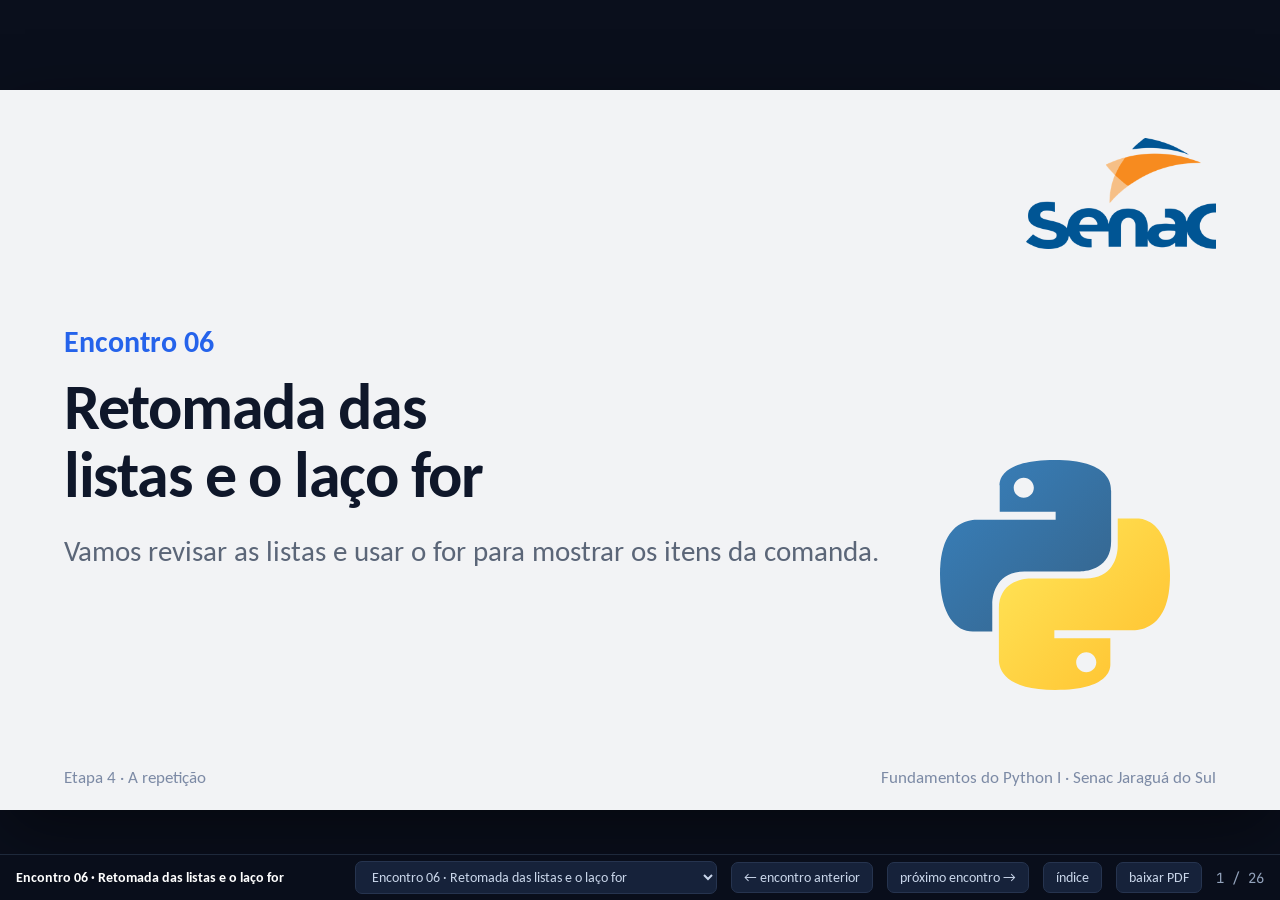
<file: aulas/encontro-06.html>
<!doctype html>
<html lang="pt-BR">
<head>
<meta charset="utf-8">
<meta name="viewport" content="width=device-width, initial-scale=1">
<title>Encontro 06 · Retomada das listas e o laço for · Fundamentos do Python I</title>
<link rel="stylesheet" href="../assets/css/slides.css">
<link rel="stylesheet" href="../assets/css/encontro.css">
</head>
<body data-encontro="6">
<div class="palco">

<!-- ===================== ABERTURA ===================== -->

<!-- 1 · CAPA -->
<section class="slide capa">
  <img class="logo" src="../assets/img/senac.png" alt="Senac">
  <div class="corpo">
    <p class="numero">Encontro 06</p>
    <h1>Retomada das listas e o laço for</h1>
    <p class="sub">Vamos revisar as listas e usar o for para mostrar os itens da comanda.</p>
  </div>
  <img class="python" src="../assets/img/python-logo.svg" alt="">
  <div class="rodape"><span>Etapa 4 · A repetição</span><span>Fundamentos do Python I · Senac Jaraguá do Sul</span></div>
</section>

<!-- 2 · RETOMADA DAS LISTAS -->
<section class="slide exercicio">
  <div class="corpo">
    <p class="eyebrow">Retomada · 20 minutos</p>
    <h2>A comanda da mesa 5</h2>
    <div class="miolo">
      <ol class="passos">
        <li>Crie <code>mesa5.py</code> com a lista <code>["pastel", "caldo", "pastel", "sorvete"]</code>.</li>
        <li>Mostre o primeiro e o último item da comanda usando o índice.</li>
        <li>O cliente desistiu de um pastel. Remova um e mostre como ficou a comanda.</li>
        <li>Peça mais um item com <code>input</code>. Se ele já estiver na comanda, mostre <code>Já está na comanda.</code> Caso contrário, acrescente o item.</li>
        <li>Mostre quantos itens ficaram. Teste com <code>coxinha</code>: deve aparecer <code>Itens: 4</code>.</li>
      </ol>
    </div>
  </div>
  <div class="rodape"></div>
</section>

<!-- 3 · CORREÇÃO DA RETOMADA -->
<section class="slide">
  <div class="corpo">
    <h2>Qual pastel o remove tirou?</h2>
    <div class="codigo idle compacto">
      <div class="arquivo">trecho do mesa5.py</div>
<pre>comanda = [<span class="str">"pastel"</span>, <span class="str">"caldo"</span>, <span class="str">"pastel"</span>, <span class="str">"sorvete"</span>]
comanda.remove(<span class="str">"pastel"</span>)
<span class="fn">print</span>(comanda)</pre>
    </div>
    <div class="codigo idle shell compacto">
      <div class="arquivo">Saída</div>
<pre><span class="saida">['caldo', 'pastel', 'sorvete']</span></pre>
    </div>
    <ul class="lista">
      <li>O <code>remove</code> tirou o primeiro pastel da lista. O segundo continua lá.</li>
      <li>O sorvete estava no índice <code>3</code>. Depois da remoção, ficou no índice <code>2</code>.</li>
    </ul>
  </div>
  <div class="rodape"></div>
</section>

<!-- ===================== CICLO 1 · O FOR ===================== -->

<!-- 4 · PERGUNTA -->
<section class="slide">
  <div class="corpo">
    <div class="miolo">
      <div class="pergunta">
        <img src="../assets/img/icones/duvida.png" alt="">
        <div>
          <p>Como mostrar cada item da comanda numa linha?</p>
          <p>Uma mesa pediu 3 itens. Outra pediu 12. Vamos escrever um print para cada um?</p>
        </div>
      </div>
    </div>
  </div>
  <div class="rodape"></div>
</section>

<!-- 5 · UM PRINT PARA CADA POSIÇÃO -->
<section class="slide">
  <div class="corpo">
    <h2>Um print para cada posição</h2>
    <div class="janelas">
      <div class="codigo idle compacto">
        <div class="arquivo">mostra.py</div>
<pre>comanda = [<span class="str">"pastel"</span>, <span class="str">"caldo"</span>, <span class="str">"sorvete"</span>]
<span class="fn">print</span>(comanda[<span class="num">0</span>])
<span class="fn">print</span>(comanda[<span class="num">1</span>])
<span class="fn">print</span>(comanda[<span class="num">2</span>])
<span class="fn">print</span>(comanda[<span class="num">3</span>])</pre>
      </div>
      <div class="codigo idle shell compacto">
        <div class="arquivo">Saída</div>
<pre><span class="saida">pastel</span>
<span class="saida">caldo</span>
<span class="saida">sorvete</span>
<span class="erro">IndexError: list index out of range</span></pre>
      </div>
    </div>
    <ul class="lista">
      <li>A lista só tem os índices <code>0</code>, <code>1</code> e <code>2</code>. Ao tentar acessar o <code>3</code>, aparece o erro.</li>
      <li>O mesmo <code>print</code> aparece várias vezes. Só muda a posição.</li>
    </ul>
    <p class="destaque">Como repetir o <code>print</code> para todos os itens da lista?</p>
  </div>
  <div class="rodape"></div>
</section>

<!-- 6 · FLUXOGRAMA DO FOR -->
<section class="slide">
  <div class="corpo">
    <h2>O fluxograma da repetição</h2>
    <div class="miolo">
      <div class="fluxograma">
        <svg viewBox="0 0 1152 380" role="img" aria-label="Fluxograma: enquanto houver item na comanda, pegar o próximo e mostrar; quando acabar, fim">
          <defs>
            <marker id="seta-for" viewBox="0 0 10 10" refX="9" refY="5" markerWidth="7" markerHeight="7" orient="auto-start-reverse">
              <path d="M0,0 L10,5 L0,10 z" fill="#334155"/>
            </marker>
          </defs>
          <rect class="ponta" x="0" y="140" width="150" height="64" rx="32"/>
          <text x="75" y="181">Início</text>
          <path class="seta" d="M150,172 H194" marker-end="url(#seta-for)"/>
          <polygon class="decisao" points="200,172 380,82 560,172 380,262"/>
          <text x="380" y="166">Ainda tem item</text>
          <text x="380" y="198">na comanda?</text>
          <path class="seta" d="M560,172 H610" marker-end="url(#seta-for)"/>
          <text class="rotulo" x="586" y="158">sim</text>
          <rect class="caixa" x="616" y="136" width="280" height="72" rx="8"/>
          <text x="756" y="181">pegar o próximo item</text>
          <path class="seta" d="M896,172 H936" marker-end="url(#seta-for)"/>
          <rect class="caixa" x="942" y="136" width="210" height="72" rx="8"/>
          <text x="1047" y="181">mostrar o item</text>
          <path class="seta" d="M1047,136 V44 H380 V76" marker-end="url(#seta-for)"/>
          <text class="rotulo" x="713" y="32">volta e pergunta de novo</text>
          <path class="seta" d="M380,262 V304" marker-end="url(#seta-for)"/>
          <text class="rotulo" x="410" y="292">não</text>
          <rect class="ponta" x="305" y="310" width="150" height="64" rx="32"/>
          <text x="380" y="351">Fim</text>
        </svg>
      </div>
      <p class="dica">Siga a seta de volta: o programa pega outro item e mostra na tela. Quando a lista acaba, ele sai do laço.</p>
    </div>
  </div>
  <div class="rodape"></div>
</section>

<!-- 7 · O FOR -->
<section class="slide">
  <div class="corpo">
    <h2>Percorrer a lista com for</h2>
    <div class="janelas">
      <div class="codigo idle compacto">
        <div class="arquivo">percorre.py</div>
<pre>comanda = [<span class="str">"pastel"</span>, <span class="str">"caldo"</span>, <span class="str">"sorvete"</span>]
<span class="kw">for</span> item <span class="kw">in</span> comanda:
    <span class="fn">print</span>(<span class="str">"-"</span>, item)
<span class="fn">print</span>(<span class="str">"Fim da comanda"</span>)</pre>
      </div>
      <div class="codigo idle shell compacto">
        <div class="arquivo">Saída</div>
<pre><span class="saida">- pastel</span>
<span class="saida">- caldo</span>
<span class="saida">- sorvete</span>
<span class="saida">Fim da comanda</span></pre>
      </div>
    </div>
    <ul class="lista">
      <li><code>for item in comanda:</code> repete o bloco uma vez para cada item da lista.</li>
      <li>A cada volta, <code>item</code> recebe o próximo valor: <code>"pastel"</code>, depois <code>"caldo"</code>, depois <code>"sorvete"</code>.</li>
      <li>Essa repetição se chama <b>laço</b>. O bloco do laço é o trecho recuado, como no <code>if</code>.</li>
    </ul>
  </div>
  <div class="rodape"></div>
</section>

<!-- 8 · MÃO NA MASSA -->
<section class="slide">
  <div class="corpo">
    <h2>Testar o for</h2>
    <div class="miolo">
      <div class="lado-icone">
        <ol class="passos">
          <li>Crie <code>percorre.py</code> na pasta do curso com o código do exemplo.</li>
          <li>Execute o arquivo: ▶ no VS Code, F5 no IDLE.</li>
          <li>Acrescente <code>"pastel"</code> no fim da lista, sem mexer no <code>for</code>.</li>
          <li>Execute de novo e confira a linha <code>- pastel</code> antes de <code>Fim da comanda</code>.</li>
          <li>Recue o último <code>print</code> com Tab e execute. Agora <code>Fim da comanda</code> aparece depois de cada item.</li>
        </ol>
        <img src="../assets/img/icones/notebook-codigo.png" alt="">
      </div>
    </div>
  </div>
  <div class="rodape"></div>
</section>

<!-- 9 · O RECUO DECIDE O QUE REPETE -->
<section class="slide">
  <div class="corpo">
    <h2>O recuo decide o que repete</h2>
    <div class="janelas">
      <div class="codigo idle compacto">
        <div class="arquivo">percorre.py, com o último print recuado</div>
<pre>comanda = [<span class="str">"pastel"</span>, <span class="str">"caldo"</span>, <span class="str">"sorvete"</span>]
<span class="kw">for</span> item <span class="kw">in</span> comanda:
    <span class="fn">print</span>(<span class="str">"-"</span>, item)
    <span class="fn">print</span>(<span class="str">"Fim da comanda"</span>)</pre>
      </div>
      <div class="codigo idle shell compacto">
        <div class="arquivo">Saída</div>
<pre><span class="saida">- pastel</span>
<span class="saida">Fim da comanda</span>
<span class="saida">- caldo</span>
<span class="saida">Fim da comanda</span>
<span class="saida">- sorvete</span>
<span class="saida">Fim da comanda</span></pre>
      </div>
    </div>
    <ul class="lista">
      <li>Com o recuo, <code>print("Fim da comanda")</code> fica dentro do laço e roda a cada item.</li>
      <li>Para mostrar a mensagem só depois de todos os itens, deixe esse <code>print</code> sem recuo.</li>
    </ul>
  </div>
  <div class="rodape"></div>
</section>

<!-- 10 · ERROS COMUNS NO FOR -->
<section class="slide">
  <div class="corpo">
    <h2>Dois erros comuns no for</h2>
    <div class="miolo">
      <table>
        <thead><tr><th>O que aconteceu</th><th>A última linha do erro</th></tr></thead>
        <tbody>
          <tr><td>Faltaram os dois-pontos no fim da linha do <code>for</code></td><td><code>SyntaxError: expected ':'</code></td></tr>
          <tr><td>A linha de dentro do laço ficou sem recuo</td><td><code>IndentationError: expected an indented block after 'for' statement on line 2</code></td></tr>
        </tbody>
      </table>
      <p class="dica">São os mesmos erros do <code>if</code>. A linha do <code>for</code> termina com <code>:</code> e o bloco fica recuado embaixo dela.</p>
    </div>
  </div>
  <div class="rodape"></div>
</section>

<!-- 11 · PRÁTICA DO CICLO 1 -->
<section class="slide exercicio">
  <div class="corpo">
    <p class="eyebrow">Prática · 10 minutos</p>
    <h2>Mostrar os preços da comanda</h2>
    <div class="miolo">
      <ol class="passos">
        <li>Crie <code>precos.py</code> com a lista <code>[8.5, 6.0, 7.0, 8.5]</code>.</li>
        <li>Percorra a lista com <code>for</code> e mostre cada preço com f-string e duas casas decimais.</li>
        <li>Depois do laço, mostre quantos preços a lista tem.</li>
        <li>Confira a saída: <code>R$ 8.50</code>, <code>R$ 6.00</code>, <code>R$ 7.00</code>, <code>R$ 8.50</code> e <code>4 itens</code>.</li>
      </ol>
    </div>
  </div>
  <div class="rodape"></div>
</section>

<!-- ===================== CICLO 2 · CONTAR, SOMAR E PULAR ===================== -->

<!-- 12 · PERGUNTA -->
<section class="slide">
  <div class="corpo">
    <div class="miolo">
      <div class="pergunta">
        <img src="../assets/img/icones/cozinha.png" alt="">
        <div>
          <p>Quantos pastéis a cozinha precisa fritar?</p>
          <p>A comanda tem pastel, caldo, pastel, sorvete e pastel. O <code>len</code> dá 5, porque conta tudo.</p>
        </div>
      </div>
    </div>
  </div>
  <div class="rodape"></div>
</section>

<!-- 13 · CONTADOR -->
<section class="slide">
  <div class="corpo">
    <h2>Contar com uma variável</h2>
    <div class="codigo idle compacto">
      <div class="arquivo">exemplo do professor · fritar.py</div>
<pre>comanda = [<span class="str">"pastel"</span>, <span class="str">"caldo"</span>, <span class="str">"pastel"</span>, <span class="str">"sorvete"</span>, <span class="str">"pastel"</span>]
pasteis = <span class="num">0</span>
<span class="kw">for</span> item <span class="kw">in</span> comanda:
    <span class="kw">if</span> item == <span class="str">"pastel"</span>:
        pasteis = pasteis + <span class="num">1</span>
<span class="fn">print</span>(<span class="str">f"Pastéis para fritar: {pasteis}"</span>)</pre>
    </div>
    <ul class="lista">
      <li><code>pasteis = 0</code> cria o contador antes do laço.</li>
      <li>A cada pastel, o contador aumenta 1. O <code>if</code> fica dentro do <code>for</code>, com mais um recuo.</li>
      <li>O <code>print</code> fica fora do laço e mostra <code>Pastéis para fritar: 3</code>.</li>
    </ul>
  </div>
  <div class="rodape"></div>
</section>

<!-- 14 · ACUMULADOR -->
<section class="slide">
  <div class="corpo">
    <h2>Somar os preços item a item</h2>
    <div class="janelas">
      <div class="codigo idle compacto">
        <div class="arquivo">soma.py</div>
<pre>precos = [<span class="num">8.5</span>, <span class="num">6.0</span>, <span class="num">8.5</span>, <span class="num">7.0</span>]
total = <span class="num">0</span>
<span class="kw">for</span> preco <span class="kw">in</span> precos:
    total = total + preco
<span class="fn">print</span>(<span class="str">f"No laço: R$ {total:.2f}"</span>)
<span class="fn">print</span>(<span class="str">f"Com sum: R$ {sum(precos):.2f}"</span>)</pre>
      </div>
      <div class="codigo idle shell compacto">
        <div class="arquivo">Saída</div>
<pre><span class="saida">No laço: R$ 30.00</span>
<span class="saida">Com sum: R$ 30.00</span></pre>
      </div>
    </div>
    <ul class="lista">
      <li>O total começa em zero. A cada volta, recebe mais um preço.</li>
      <li>O <code>sum</code> também dá R$ 30,00. Com o laço, podemos usar um <code>if</code> para somar só alguns preços.</li>
    </ul>
  </div>
  <div class="rodape"></div>
</section>

<!-- 15 · ERRO: SEM VALOR INICIAL -->
<section class="slide">
  <div class="corpo">
    <h2>E se faltar o total = 0?</h2>
    <div class="janelas">
      <div class="codigo idle compacto">
        <div class="arquivo">soma.py, sem o valor inicial</div>
<pre>precos = [<span class="num">8.5</span>, <span class="num">6.0</span>, <span class="num">8.5</span>, <span class="num">7.0</span>]
<span class="kw">for</span> preco <span class="kw">in</span> precos:
    total = total + preco
<span class="fn">print</span>(<span class="str">f"Total: R$ {total:.2f}"</span>)</pre>
      </div>
      <div class="codigo idle shell compacto">
        <div class="arquivo">Saída</div>
<pre><span class="erro">NameError: name 'total' is not defined</span></pre>
      </div>
    </div>
    <ul class="lista">
      <li>Na primeira volta, <code>total + preco</code> tenta usar uma variável que ainda não existe.</li>
      <li>O contador e o acumulador precisam de um valor inicial, antes do <code>for</code>.</li>
    </ul>
  </div>
  <div class="rodape"></div>
</section>

<!-- 16 · ERRO: PRINT DENTRO DO LAÇO -->
<section class="slide">
  <div class="corpo">
    <h2>E se o print ficar dentro do laço?</h2>
    <div class="janelas">
      <div class="codigo idle compacto">
        <div class="arquivo">soma.py, com o print recuado</div>
<pre>precos = [<span class="num">8.5</span>, <span class="num">6.0</span>, <span class="num">8.5</span>, <span class="num">7.0</span>]
total = <span class="num">0</span>
<span class="kw">for</span> preco <span class="kw">in</span> precos:
    total = total + preco
    <span class="fn">print</span>(<span class="str">f"Total: R$ {total:.2f}"</span>)</pre>
      </div>
      <div class="codigo idle shell compacto">
        <div class="arquivo">Saída</div>
<pre><span class="saida">Total: R$ 8.50</span>
<span class="saida">Total: R$ 14.50</span>
<span class="saida">Total: R$ 23.00</span>
<span class="saida">Total: R$ 30.00</span></pre>
      </div>
    </div>
    <ul class="lista">
      <li>O programa roda, mas mostra uma soma parcial a cada volta.</li>
      <li>Para mostrar só o total final, coloque o <code>print</code> fora do laço.</li>
    </ul>
  </div>
  <div class="rodape"></div>
</section>

<!-- 17 · PRÁTICA DO CICLO 2 -->
<section class="slide exercicio">
  <div class="corpo">
    <p class="eyebrow">Prática · 10 minutos</p>
    <h2>Os itens acima de R$ 7</h2>
    <div class="miolo">
      <ol class="passos">
        <li>Crie <code>acima.py</code> com a lista <code>[8.5, 6.0, 8.5, 7.0, 6.0]</code>.</li>
        <li>Antes do laço, crie um contador e uma variável para a soma. Os dois começam em zero.</li>
        <li>Dentro do laço, conte e some só os preços maiores que 7.</li>
        <li>Depois do laço, mostre os dois resultados.</li>
        <li>Confira a saída: <code>2 itens acima de R$ 7</code> e <code>Soma: R$ 17.00</code>.</li>
      </ol>
    </div>
  </div>
  <div class="rodape"></div>
</section>

<!-- 18 · A COMANDA DA COZINHA -->
<section class="slide">
  <div class="corpo">
    <div class="miolo">
      <div class="pergunta">
        <img src="../assets/img/icones/pessoa-duvida.png" alt="">
        <div>
          <p>Por que o caldo aparece na comanda da cozinha?</p>
          <p>O caldo sai pronto do balcão. A cozinha precisa ver só o que ela prepara.</p>
        </div>
      </div>
    </div>
  </div>
  <div class="rodape"></div>
</section>

<!-- 19 · CONTINUE -->
<section class="slide">
  <div class="corpo">
    <h2>Pular um item com continue</h2>
    <div class="janelas">
      <div class="codigo idle compacto">
        <div class="arquivo">exemplo do professor · cozinha.py</div>
<pre>comanda = [<span class="str">"pastel"</span>, <span class="str">"caldo"</span>, <span class="str">"sorvete"</span>]
<span class="fn">print</span>(<span class="str">"Para a cozinha:"</span>)
<span class="kw">for</span> item <span class="kw">in</span> comanda:
    <span class="kw">if</span> item == <span class="str">"caldo"</span>:
        <span class="kw">continue</span>
    <span class="fn">print</span>(<span class="str">"-"</span>, item)</pre>
      </div>
      <div class="codigo idle shell compacto">
        <div class="arquivo">Saída</div>
<pre><span class="saida">Para a cozinha:</span>
<span class="saida">- pastel</span>
<span class="saida">- sorvete</span></pre>
      </div>
    </div>
    <ul class="lista">
      <li>O <code>continue</code> pula o resto da volta e passa para o próximo item.</li>
      <li>Quando o item é <code>"caldo"</code>, o <code>print</code> de baixo não roda. O laço segue com o sorvete.</li>
    </ul>
  </div>
  <div class="rodape"></div>
</section>

<!-- 20 · PRÁTICA DO CONTINUE -->
<section class="slide exercicio">
  <div class="corpo">
    <p class="eyebrow">Prática · 10 minutos</p>
    <h2>A cozinha também não faz sorvete</h2>
    <div class="miolo">
      <ol class="passos">
        <li>Crie <code>cozinha.py</code> com o código do exemplo e execute.</li>
        <li>Acrescente <code>"caldo"</code> no fim da lista. Execute e confira que ele não aparece.</li>
        <li>O sorvete também sai do balcão. Use <code>or</code> na condição para pular esse item também.</li>
        <li>Confira a saída: <code>Para a cozinha:</code> e, embaixo, só <code>- pastel</code>.</li>
      </ol>
    </div>
  </div>
  <div class="rodape"></div>
</section>

<!-- ===================== ATIVIDADE: FECHANDO A COMANDA ===================== -->

<!-- 21 · A ATIVIDADE DE HOJE -->
<section class="slide">
  <div class="corpo">
    <h2>Atividade: fechar a comanda</h2>
    <div class="miolo">
      <div class="lado-icone">
        <div>
          <p class="intro">Crie <code>comanda.py</code> para calcular a conta a partir de uma lista de itens.</p>
          <ul class="lista">
            <li>Faça as quatro partes na ordem, no mesmo arquivo.</li>
            <li>Para testar outro pedido, troque a lista do início e execute de novo.</li>
            <li>Mostre ao professor até qual parte você conseguiu fazer.</li>
          </ul>
        </div>
        <img src="../assets/img/icones/garcom.png" alt="">
      </div>
    </div>
  </div>
  <div class="rodape"></div>
</section>

<!-- 22 · PARTES 1 E 2 -->
<section class="slide exercicio">
  <div class="corpo">
    <p class="eyebrow">Fechando a comanda · partes 1 e 2</p>
    <h2>Mostrar a comanda e calcular o total</h2>
    <div class="miolo">
      <div class="tarefas">
        <div class="tarefa"><span class="n">1</span><span class="txt"><b>Mostrar a comanda.</b> Comece com <code>["pastel", "caldo", "pastel", "sorvete"]</code>. Mostre cada item numa linha e a quantidade de itens no final.</span></div>
        <div class="tarefa"><span class="n">2</span><span class="txt"><b>Calcular o total.</b> Percorra a comanda e some o preço de cada item: pastel R$ 8,50, caldo R$ 6,00 e sorvete R$ 7,00. Guarde os preços em constantes.</span></div>
      </div>
    </div>
  </div>
  <div class="rodape"></div>
</section>

<!-- 23 · PARTES 3 E 4 -->
<section class="slide exercicio">
  <div class="corpo">
    <p class="eyebrow">Fechando a comanda · partes 3 e 4</p>
    <h2>Item fora do cardápio e promoção</h2>
    <div class="miolo">
      <div class="tarefas">
        <div class="tarefa"><span class="n">3</span><span class="txt"><b>Item fora do cardápio.</b> Se um item não estiver no cardápio, mostre um aviso com o nome dele: <code>coxinha não está no cardápio.</code> Esse item não entra na soma.</span></div>
        <div class="tarefa"><span class="n">4</span><span class="txt"><b>Bônus.</b> Promoção do pastel: a partir do terceiro pastel da comanda, cada pastel custa R$ 7,00.</span></div>
      </div>
    </div>
  </div>
  <div class="rodape"></div>
</section>

<!-- 24 · CASOS PARA CONFERIR -->
<section class="slide">
  <div class="corpo">
    <h2>Confira com estes pedidos</h2>
    <div class="miolo">
      <table>
        <thead><tr><th>Comanda</th><th>Resultado esperado</th></tr></thead>
        <tbody>
          <tr><td><code>["pastel", "caldo", "pastel", "sorvete"]</code></td><td><code>4 itens</code> e <code>Total: R$ 30.00</code></td></tr>
          <tr><td><code>["pastel", "coxinha", "caldo"]</code></td><td>o aviso da coxinha e <code>Total: R$ 14.50</code></td></tr>
          <tr><td><code>["pastel", "pastel", "pastel", "pastel", "caldo"]</code></td><td><code>Total: R$ 37.00</code> com o bônus, <code>R$ 40.00</code> sem ele</td></tr>
        </tbody>
      </table>
    </div>
  </div>
  <div class="rodape"></div>
</section>

<!-- 25 · TICKET DE SAÍDA -->
<section class="slide exercicio">
  <div class="corpo">
    <p class="eyebrow">Ticket de saída · 10 minutos</p>
    <h2>Antes de ir embora</h2>
    <div class="miolo">
      <ol class="passos">
        <li>Crie <code>ticket06_seunome.py</code> com a lista <code>["caldo", "pastel", "caldo"]</code>.</li>
        <li>Use um <code>for</code> para mostrar cada item e contar os caldos da comanda.</li>
        <li>No topo do arquivo, responda num comentário: o que o <code>continue</code> faz dentro do laço?</li>
        <li>Execute e confira os três itens e, no fim, <code>Caldos: 2</code>.</li>
        <li>Entregue o arquivo do jeito que o professor indicar.</li>
      </ol>
    </div>
  </div>
  <div class="rodape"></div>
</section>

<!-- 26 · RECAPITULAÇÃO -->
<section class="slide escuro">
  <div class="corpo">
    <h2>O que vimos hoje</h2>
    <ul class="recap">
      <li><code>for item in lista:</code> repete o bloco uma vez para cada item. A variável recebe um item por volta.</li>
      <li>O bloco do laço é o trecho recuado. O que fica sem recuo roda uma vez, depois do laço.</li>
      <li>Usamos uma variável para contar itens e outra para somar preços. As duas começam em zero antes do laço.</li>
      <li>O <code>continue</code> pula o resto da volta e passa para o próximo item.</li>
      <li>Sem os dois-pontos, <code>SyntaxError</code>. Sem recuo, <code>IndentationError</code>. Sem o valor inicial, <code>NameError</code>.</li>
    </ul>
    <p class="proximo"><b>Amanhã, às 9h:</b> o <code>while</code>, para repetir até o cliente fechar o pedido, e um jogo de adivinhar o número.</p>
  </div>
  <div class="rodape"></div>
</section>

</div>
<nav class="barra" id="barra"></nav>
<script src="../assets/js/aulas.js"></script>
<script src="../assets/js/slides.js"></script>
</body>
</html>
</file>
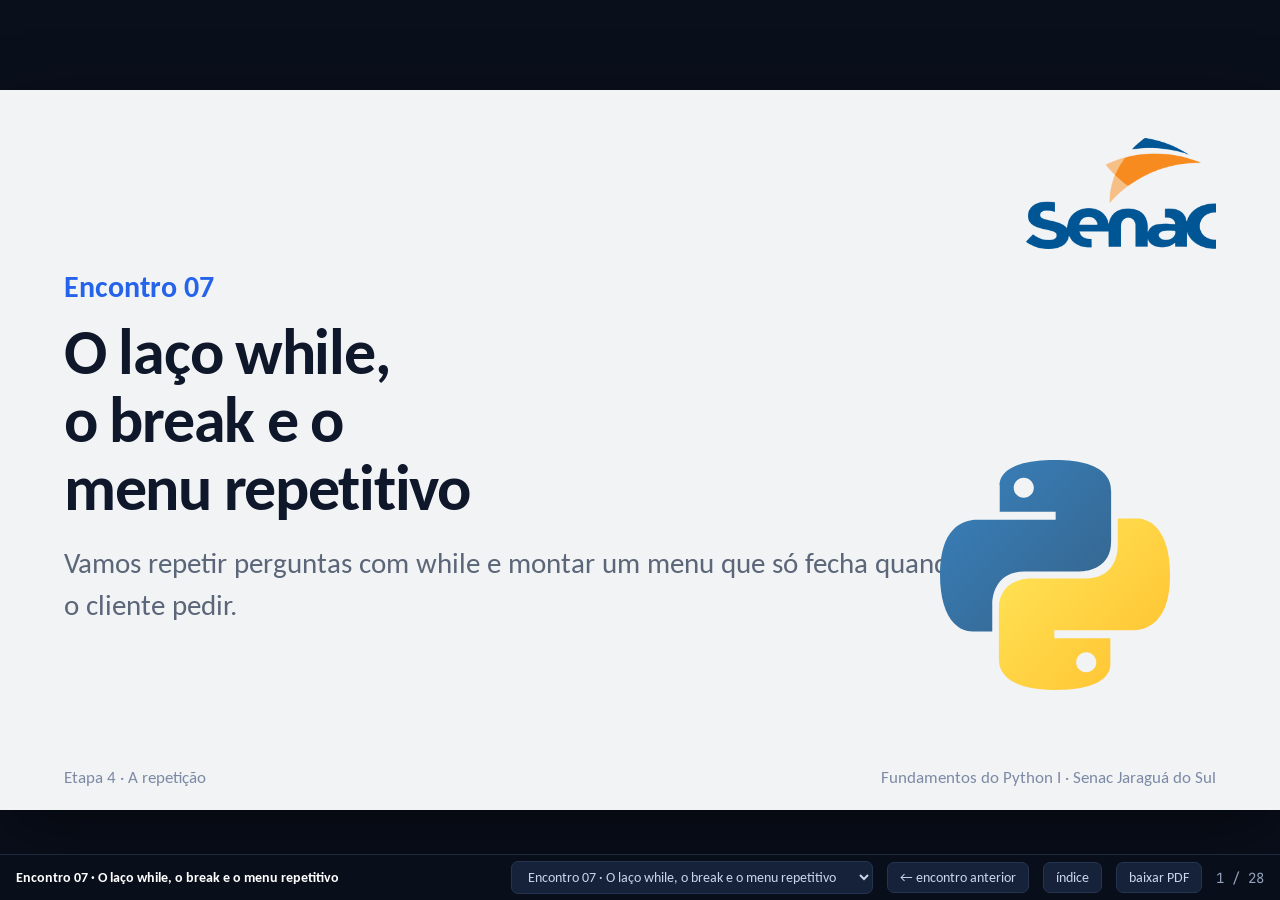
<file: aulas/encontro-07.html>
<!doctype html>
<html lang="pt-BR">
<head>
<meta charset="utf-8">
<meta name="viewport" content="width=device-width, initial-scale=1">
<title>Encontro 07 · O laço while, o break e o menu repetitivo · Fundamentos do Python I</title>
<link rel="stylesheet" href="../assets/css/slides.css">
<link rel="stylesheet" href="../assets/css/encontro.css">
</head>
<body data-encontro="7">
<div class="palco">

<!-- ===================== ABERTURA ===================== -->

<!-- 1 · CAPA -->
<section class="slide capa">
  <img class="logo" src="../assets/img/senac.png" alt="Senac">
  <div class="corpo">
    <p class="numero">Encontro 07</p>
    <h1>O laço while, o break e o menu repetitivo</h1>
    <p class="sub">Vamos repetir perguntas com while e montar um menu que só fecha quando o cliente pedir.</p>
  </div>
  <img class="python" src="../assets/img/python-logo.svg" alt="">
  <div class="rodape"><span>Etapa 4 · A repetição</span><span>Fundamentos do Python I · Senac Jaraguá do Sul</span></div>
</section>

<!-- 2 · AQUECIMENTO: TERMINAR A COMANDA -->
<section class="slide exercicio">
  <div class="corpo">
    <p class="eyebrow">Aquecimento · 20 minutos</p>
    <h2>Terminar a comanda de ontem</h2>
    <div class="miolo">
      <ol class="passos">
        <li>Abra o <code>comanda.py</code>, com as partes 1 e 2 feitas ontem.</li>
        <li>Faça a parte 3: se um item não estiver no cardápio, mostre um aviso com o nome dele. Esse item não entra na soma.</li>
        <li>Troque a lista por <code>["pastel", "coxinha", "caldo"]</code> e execute.</li>
        <li>Confira <code>coxinha não está no cardápio.</code> e <code>Total: R$ 14.50</code>.</li>
      </ol>
    </div>
  </div>
  <div class="rodape"></div>
</section>

<!-- 3 · AQUECIMENTO: O BÔNUS -->
<section class="slide exercicio">
  <div class="corpo">
    <p class="eyebrow">Aquecimento · bônus</p>
    <h2>A promoção do pastel</h2>
    <div class="miolo">
      <ol class="passos">
        <li>No <code>comanda.py</code>, a partir do terceiro pastel, cada pastel custa R$ 7,00. Guarde esse preço numa constante.</li>
        <li>Dentro do laço, conte os pastéis com um contador, como no exemplo de ontem.</li>
        <li>Troque a lista por <code>["pastel", "pastel", "pastel", "pastel", "caldo"]</code> e execute.</li>
        <li>Confira <code>Total: R$ 37.00</code>. Sem a promoção, seria R$ 40.00.</li>
      </ol>
    </div>
  </div>
  <div class="rodape"></div>
</section>

<!-- 4 · CORREÇÃO DA PARTE 3 -->
<section class="slide">
  <div class="corpo">
    <h2>Correção: o item fora do cardápio</h2>
    <div class="codigo idle compacto">
      <div class="arquivo">trecho do comanda.py</div>
<pre>total = <span class="num">0</span>
<span class="kw">for</span> item <span class="kw">in</span> comanda:
    <span class="kw">if</span> item == <span class="str">"pastel"</span>:
        total = total + PRECO_PASTEL
    <span class="kw">elif</span> item == <span class="str">"caldo"</span>:
        total = total + PRECO_CALDO
    <span class="kw">elif</span> item == <span class="str">"sorvete"</span>:
        total = total + PRECO_SORVETE
    <span class="kw">else</span>:
        <span class="fn">print</span>(<span class="str">f"{item} não está no cardápio."</span>)
<span class="fn">print</span>(<span class="str">f"Total: R$ {total:.2f}"</span>)</pre>
    </div>
    <p class="dica">O <code>else</code> roda quando o item não é pastel, caldo nem sorvete. Nesse caso, o programa mostra o aviso e mantém o total.</p>
  </div>
  <div class="rodape"></div>
</section>

<!-- 5 · CORREÇÃO DO BÔNUS -->
<section class="slide">
  <div class="corpo">
    <h2>Correção: a promoção do pastel</h2>
    <div class="codigo idle compacto">
      <div class="arquivo">trecho do comanda.py, só o pastel</div>
<pre>total = <span class="num">0</span>
pasteis = <span class="num">0</span>
<span class="kw">for</span> item <span class="kw">in</span> comanda:
    <span class="kw">if</span> item == <span class="str">"pastel"</span>:
        pasteis = pasteis + <span class="num">1</span>
        <span class="kw">if</span> pasteis &gt;= <span class="num">3</span>:
            total = total + PRECO_PASTEL_PROMO
        <span class="kw">else</span>:
            total = total + PRECO_PASTEL</pre>
    </div>
    <ul class="lista">
      <li>O contador aumenta antes do teste. No terceiro pastel, <code>pasteis</code> já vale <code>3</code>.</li>
      <li>Mantenha os <code>elif</code> do caldo e do sorvete e o <code>else</code> do aviso abaixo desse trecho, no mesmo recuo do primeiro <code>if</code>.</li>
    </ul>
  </div>
  <div class="rodape"></div>
</section>

<!-- ===================== CICLO 1 · O WHILE ===================== -->

<!-- 6 · MONTAR O PEDIDO -->
<section class="slide exercicio">
  <div class="corpo">
    <p class="eyebrow">Revisão · 15 minutos</p>
    <h2>Montar o pedido</h2>
    <div class="miolo">
      <ol class="passos">
        <li>Crie <code>pedido.py</code>. Pode aproveitar o que já fez no <code>conta.py</code>.</li>
        <li>Mostre o cardápio com aspas triplas: pastel R$ 8,50, caldo de cana R$ 6,00 e sorvete R$ 7,00.</li>
        <li>Pergunte quantos pastéis, quantos caldos e quantos sorvetes o cliente quer, com <code>int(input())</code>.</li>
        <li>Calcule o total e mostre com duas casas decimais.</li>
        <li>Teste 2 pastéis, 1 caldo e 0 sorvete. Confira <code>Total: R$ 23.00</code>.</li>
      </ol>
    </div>
  </div>
  <div class="rodape"></div>
</section>

<!-- 7 · CORREÇÃO DO PEDIDO -->
<section class="slide">
  <div class="corpo">
    <h2>Correção: o pedido</h2>
    <div class="janelas dir-larga">
      <div class="codigo idle compacto">
        <div class="arquivo">pedido.py · o cardápio</div>
<pre>PRECO_PASTEL = <span class="num">8.5</span>
PRECO_CALDO = <span class="num">6.0</span>
PRECO_SORVETE = <span class="num">7.0</span>
<span class="fn">print</span>(<span class="str">"""
1 - Pastel ......... R$ 8,50
2 - Caldo de cana .. R$ 6,00
3 - Sorvete ........ R$ 7,00
"""</span>)</pre>
      </div>
      <div class="codigo idle compacto">
        <div class="arquivo">pedido.py · as quantidades e o total</div>
<pre>pasteis = <span class="fn">int</span>(<span class="fn">input</span>(<span class="str">"Quantos pastéis? "</span>))
caldos = <span class="fn">int</span>(<span class="fn">input</span>(<span class="str">"Quantos caldos? "</span>))
sorvetes = <span class="fn">int</span>(<span class="fn">input</span>(<span class="str">"Quantos sorvetes? "</span>))
total = pasteis * PRECO_PASTEL
total = total + caldos * PRECO_CALDO
total = total + sorvetes * PRECO_SORVETE
<span class="fn">print</span>(<span class="str">f"Total: R$ {total:.2f}"</span>)</pre>
      </div>
    </div>
    <p class="dica">Os dois blocos ficam no mesmo arquivo: primeiro o cardápio, depois as quantidades e o total.</p>
  </div>
  <div class="rodape"></div>
</section>

<!-- 8 · PERGUNTA -->
<section class="slide">
  <div class="corpo">
    <div class="miolo">
      <div class="pergunta">
        <img src="../assets/img/icones/duvida.png" alt="">
        <div>
          <p>E se o cliente digitar -2 pastéis?</p>
          <p>O programa aceita, faz a conta e mostra um total negativo.</p>
        </div>
      </div>
    </div>
  </div>
  <div class="rodape"></div>
</section>

<!-- 9 · O IF AVISA UMA VEZ SÓ -->
<section class="slide">
  <div class="corpo">
    <h2>O if avisa uma vez só</h2>
    <div class="janelas">
      <div class="codigo idle compacto">
        <div class="arquivo">trecho do pedido.py</div>
<pre>pasteis = <span class="fn">int</span>(<span class="fn">input</span>(<span class="str">"Quantos pastéis? "</span>))
<span class="kw">if</span> pasteis &lt; <span class="num">0</span>:
    <span class="fn">print</span>(<span class="str">"Quantidade inválida."</span>)
caldos = <span class="fn">int</span>(<span class="fn">input</span>(<span class="str">"Quantos caldos? "</span>))</pre>
      </div>
      <div class="codigo idle shell compacto">
        <div class="arquivo">Saída</div>
<pre><span class="saida">Quantos pastéis? </span>-2
<span class="saida">Quantidade inválida.</span>
<span class="saida">Quantos caldos? </span>1
<span class="saida">Quantos sorvetes? </span>0
<span class="saida">Total: R$ -11.00</span></pre>
      </div>
    </div>
    <ul class="lista">
      <li>O <code>if</code> mostrou o aviso. Depois, o programa seguiu com o <code>-2</code> e calculou um total negativo.</li>
      <li>Zero é válido: o cliente pode não querer algum produto. Se digitar um número negativo, o programa precisa perguntar de novo.</li>
    </ul>
  </div>
  <div class="rodape"></div>
</section>

<!-- 10 · FLUXOGRAMA DO WHILE -->
<section class="slide">
  <div class="corpo">
    <h2>Quando perguntar de novo?</h2>
    <div class="miolo">
      <div class="fluxograma">
        <svg viewBox="0 0 1152 380" role="img" aria-label="Fluxograma: perguntar os pastéis; enquanto for negativa, avisar e perguntar de novo; depois, perguntar os caldos">
          <defs>
            <marker id="seta-while" viewBox="0 0 10 10" refX="9" refY="5" markerWidth="7" markerHeight="7" orient="auto-start-reverse">
              <path d="M0,0 L10,5 L0,10 z" fill="#334155"/>
            </marker>
          </defs>
          <rect class="caixa" x="0" y="130" width="180" height="84" rx="8"/>
          <text x="90" y="165">perguntar</text>
          <text x="90" y="196">os pastéis</text>
          <path class="seta" d="M180,172 H214" marker-end="url(#seta-while)"/>
          <polygon class="decisao" points="220,172 395,82 570,172 395,262"/>
          <text x="395" y="166">A quantidade</text>
          <text x="395" y="198">é negativa?</text>
          <path class="seta" d="M570,172 H620" marker-end="url(#seta-while)"/>
          <text class="rotulo" x="595" y="158">sim</text>
          <rect class="caixa" x="626" y="136" width="250" height="72" rx="8"/>
          <text x="751" y="181">avisar o cliente</text>
          <path class="seta" d="M876,172 H916" marker-end="url(#seta-while)"/>
          <rect class="caixa" x="922" y="136" width="230" height="72" rx="8"/>
          <text x="1037" y="181">perguntar de novo</text>
          <path class="seta" d="M1037,136 V44 H395 V76" marker-end="url(#seta-while)"/>
          <text class="rotulo" x="716" y="32">volta e testa de novo</text>
          <path class="seta" d="M395,262 V304" marker-end="url(#seta-while)"/>
          <text class="rotulo" x="425" y="292">não</text>
          <rect class="caixa" x="260" y="310" width="270" height="64" rx="8"/>
          <text x="395" y="351">perguntar os caldos</text>
        </svg>
      </div>
      <p class="dica">Com um número negativo, a pergunta volta. Com zero ou mais, o programa segue para os caldos.</p>
    </div>
  </div>
  <div class="rodape"></div>
</section>

<!-- 11 · O WHILE -->
<section class="slide">
  <div class="corpo">
    <h2>Repetir a pergunta com while</h2>
    <div class="codigo idle compacto">
      <div class="arquivo">exemplo do professor · trecho do pedido.py</div>
<pre>pasteis = <span class="fn">int</span>(<span class="fn">input</span>(<span class="str">"Quantos pastéis? "</span>))
<span class="kw">while</span> pasteis &lt; <span class="num">0</span>:
    <span class="fn">print</span>(<span class="str">"Quantidade inválida."</span>)
    pasteis = <span class="fn">int</span>(<span class="fn">input</span>(<span class="str">"Quantos pastéis? "</span>))
caldos = <span class="fn">int</span>(<span class="fn">input</span>(<span class="str">"Quantos caldos? "</span>))</pre>
    </div>
    <ul class="lista">
      <li><code>while</code> quer dizer enquanto. O bloco repete enquanto a condição der <code>True</code>.</li>
      <li>A condição é testada antes de cada volta. Com <code>2</code>, ela dá <code>False</code> e o programa segue para os caldos.</li>
      <li>O <code>input</code> dentro do laço lê uma nova quantidade. Se ela for zero ou maior, o laço termina.</li>
    </ul>
  </div>
  <div class="rodape"></div>
</section>

<!-- 12 · MÃO NA MASSA -->
<section class="slide">
  <div class="corpo">
    <h2>Testar o while</h2>
    <div class="miolo">
      <div class="lado-icone">
        <div>
          <ol class="passos">
            <li>No <code>pedido.py</code>, mantenha a pergunta dos pastéis e acrescente o <code>while</code> logo abaixo, como no exemplo.</li>
            <li>Execute o arquivo: ▶ no VS Code, F5 no IDLE.</li>
            <li>Digite <code>-2</code> nos pastéis. Confira <code>Quantidade inválida.</code> e a pergunta de novo.</li>
            <li>Digite <code>2</code> nos pastéis, <code>1</code> no caldo e <code>0</code> no sorvete.</li>
            <li>Confira <code>Total: R$ 23.00</code>.</li>
          </ol>
          <p class="dica">Depois, acrescente um <code>while</code> para validar os caldos e outro para os sorvetes.</p>
        </div>
        <img src="../assets/img/icones/notebook-codigo.png" alt="">
      </div>
    </div>
  </div>
  <div class="rodape"></div>
</section>

<!-- 13 · O LAÇO QUE NÃO PARA -->
<section class="slide">
  <div class="corpo">
    <h2>E se nada mudar dentro do laço?</h2>
    <div class="janelas">
      <div class="codigo idle compacto">
        <div class="arquivo">pedido.py, sem a pergunta no laço</div>
<pre>pasteis = <span class="fn">int</span>(<span class="fn">input</span>(<span class="str">"Quantos pastéis? "</span>))
<span class="kw">while</span> pasteis &lt; <span class="num">0</span>:
    <span class="fn">print</span>(<span class="str">"Quantidade inválida."</span>)</pre>
      </div>
      <div class="codigo idle shell compacto">
        <div class="arquivo">Saída</div>
<pre><span class="saida">Quantos pastéis? </span>-2
<span class="saida">Quantidade inválida.</span>
<span class="saida">Quantidade inválida.</span>
<span class="saida">Quantidade inválida.</span>
<span class="erro">KeyboardInterrupt</span></pre>
      </div>
    </div>
    <ul class="lista">
      <li>Nada no laço muda <code>pasteis</code>. A condição dá <code>True</code> para sempre.</li>
      <li>Para interromper, aperte <b>Ctrl+C</b> no terminal ou no shell. Aparece <code>KeyboardInterrupt</code>.</li>
    </ul>
  </div>
  <div class="rodape"></div>
</section>

<!-- 14 · FOR OU WHILE -->
<section class="slide">
  <div class="corpo">
    <h2>for ou while?</h2>
    <div class="miolo">
      <div class="cartoes n2">
        <div class="cartao"><img src="../assets/img/icones/checklist.png" alt=""><span class="t">for</span><span class="d">Percorre uma lista. Repete uma vez para cada item e para quando os itens acabam.</span><p><code>for item in comanda:</code></p></div>
        <div class="cartao"><img src="../assets/img/icones/engrenagens.png" alt=""><span class="t">while</span><span class="d">Repete enquanto a condição for verdadeira. Aqui, pergunta até receber uma quantidade válida.</span><p><code>while pasteis &lt; 0:</code></p></div>
      </div>
    </div>
  </div>
  <div class="rodape"></div>
</section>

<!-- 15 · PRÁTICA DO CICLO 1 -->
<section class="slide exercicio">
  <div class="corpo">
    <p class="eyebrow">Prática · 15 minutos</p>
    <h2>Anotar a comanda até digitar fim</h2>
    <div class="miolo">
      <ol class="passos">
        <li>Crie <code>anota_varios.py</code> começando com uma lista vazia.</li>
        <li>Peça o primeiro item com <code>input("Item (ou fim): ")</code>.</li>
        <li>Enquanto o item for diferente de <code>"fim"</code>, acrescente-o à lista e pergunte de novo.</li>
        <li>Depois do laço, mostre a comanda e quantos itens ela tem.</li>
        <li>Teste <code>pastel</code>, <code>caldo</code>, <code>pastel</code> e <code>fim</code>. Confira <code>3 itens</code>.</li>
      </ol>
    </div>
  </div>
  <div class="rodape"></div>
</section>

<!-- 16 · CORREÇÃO DO CICLO 1 -->
<section class="slide">
  <div class="corpo">
    <h2>Correção: anotar até digitar fim</h2>
    <div class="codigo idle compacto">
      <div class="arquivo">anota_varios.py</div>
<pre>comanda = []
item = <span class="fn">input</span>(<span class="str">"Item (ou fim): "</span>)
<span class="kw">while</span> item != <span class="str">"fim"</span>:
    comanda.append(item)
    item = <span class="fn">input</span>(<span class="str">"Item (ou fim): "</span>)
<span class="fn">print</span>(<span class="str">f"Comanda: {comanda}"</span>)
<span class="fn">print</span>(<span class="str">f"{len(comanda)} itens"</span>)</pre>
    </div>
    <ul class="lista">
      <li>A pergunta aparece duas vezes: antes do laço e no fim do bloco, como no exemplo dos pastéis.</li>
      <li>Ao digitar <code>fim</code>, a condição dá <code>False</code> e o laço termina. Esse texto não entra na lista.</li>
    </ul>
  </div>
  <div class="rodape"></div>
</section>

<!-- ===================== CICLO 2 · BREAK E O JOGO ===================== -->

<!-- 17 · PERGUNTA -->
<section class="slide">
  <div class="corpo">
    <div class="miolo">
      <div class="pergunta">
        <img src="../assets/img/icones/pessoa-duvida.png" alt="">
        <div>
          <p>A lanchonete sorteou um número de 1 a 20. Quem acertar ganha um caldo. Quantos palpites o cliente vai dar?</p>
          <p>O programa precisa pedir palpites até ele acertar.</p>
        </div>
      </div>
    </div>
  </div>
  <div class="rodape"></div>
</section>

<!-- 18 · RANDOM -->
<section class="slide">
  <div class="corpo">
    <h2>Sortear um número com random</h2>
    <div class="miolo">
      <div class="lado-icone">
        <div>
          <div class="codigo idle shell">
            <div class="arquivo">Terminal ou IDLE Shell</div>
<pre><span class="pr">&gt;&gt;&gt; </span><span class="kw">import</span> random
<span class="pr">&gt;&gt;&gt; </span>random.randint(<span class="num">1</span>, <span class="num">20</span>)
<span class="saida">12</span>
<span class="pr">&gt;&gt;&gt; </span>random.randint(<span class="num">1</span>, <span class="num">20</span>)
<span class="saida">20</span></pre>
          </div>
          <ul class="lista">
            <li><code>import random</code> permite usar os sorteios do módulo <code>random</code>. Um módulo reúne código pronto para usar.</li>
            <li><code>random.randint(1, 20)</code> sorteia um inteiro de 1 a 20, com o 1 e o 20 incluídos.</li>
            <li>No seu computador, o sorteio pode dar outros números.</li>
          </ul>
        </div>
        <img src="../assets/img/icones/alvo.png" alt="">
      </div>
    </div>
  </div>
  <div class="rodape"></div>
</section>

<!-- 19 · BREAK -->
<section class="slide">
  <div class="corpo">
    <h2>Encerrar o laço com break</h2>
    <div class="codigo idle compacto">
      <div class="arquivo">exemplo do professor · adivinha.py</div>
<pre><span class="kw">import</span> random
secreto = random.randint(<span class="num">1</span>, <span class="num">20</span>)
<span class="kw">while</span> <span class="kw">True</span>:
    palpite = <span class="fn">int</span>(<span class="fn">input</span>(<span class="str">"Seu palpite: "</span>))
    <span class="kw">if</span> palpite == secreto:
        <span class="fn">print</span>(<span class="str">"Acertou! Ganhou um caldo."</span>)
        <span class="kw">break</span>
    <span class="fn">print</span>(<span class="str">"Errou. Tente de novo."</span>)</pre>
    </div>
    <ul class="lista">
      <li>Em <code>while True</code>, a condição é sempre verdadeira. Neste exemplo, o <code>break</code> encerra o laço quando o cliente acerta.</li>
      <li>Ao passar pelo <code>break</code>, o programa sai do laço sem mostrar <code>Errou. Tente de novo.</code></li>
    </ul>
  </div>
  <div class="rodape"></div>
</section>

<!-- 20 · MÃO NA MASSA -->
<section class="slide">
  <div class="corpo">
    <h2>Testar o jogo</h2>
    <div class="miolo">
      <div class="lado-icone">
        <div>
          <ol class="passos">
            <li>Crie <code>adivinha.py</code> com o código do exemplo.</li>
            <li>Para testar, troque a linha do sorteio por <code>secreto = 12</code>.</li>
            <li>Execute e digite <code>5</code>. Confira <code>Errou. Tente de novo.</code></li>
            <li>Digite <code>12</code> e confira <code>Acertou! Ganhou um caldo.</code></li>
          </ol>
          <p class="dica">Depois do teste, restaure a linha com <code>random.randint</code> para voltar a sortear.</p>
        </div>
        <img src="../assets/img/icones/notebook-codigo.png" alt="">
      </div>
    </div>
  </div>
  <div class="rodape"></div>
</section>

<!-- 21 · PRÁTICA DO CICLO 2 -->
<section class="slide exercicio">
  <div class="corpo">
    <p class="eyebrow">Prática · 15 minutos</p>
    <h2>Melhorar o jogo</h2>
    <div class="miolo">
      <ol class="passos">
        <li>Depois de cada erro, mostre <code>O número é maior.</code> ou <code>O número é menor.</code></li>
        <li>Conte as tentativas. Ao acertar, mostre quantas foram, como em <code>Acertou em 3 tentativas.</code></li>
        <li>Bônus: limite o jogo a 5 tentativas. Se o cliente errar a quinta, mostre o número sorteado e encerre o laço.</li>
      </ol>
    </div>
  </div>
  <div class="rodape"></div>
</section>

<!-- ===================== ATIVIDADE: O MENU DO PEDIDO ===================== -->

<!-- 22 · A ATIVIDADE DE HOJE -->
<section class="slide">
  <div class="corpo">
    <h2>Atividade: o menu do pedido</h2>
    <div class="miolo">
      <div class="lado-icone">
        <div>
          <p class="intro">Crie <code>menu_pedido.py</code>. O cliente vai escolher os itens pelo menu e decidir quando fechar o pedido.</p>
          <ul class="lista">
            <li>Este programa é a base do desafio final.</li>
            <li>Faça as quatro partes na ordem, no mesmo arquivo.</li>
            <li>Mostre ao professor até qual parte você conseguiu fazer.</li>
          </ul>
        </div>
        <img src="../assets/img/icones/cardapio.png" alt="">
      </div>
    </div>
  </div>
  <div class="rodape"></div>
</section>

<!-- 23 · PARTES 1 E 2 -->
<section class="slide exercicio">
  <div class="corpo">
    <p class="eyebrow">O menu do pedido · partes 1 e 2</p>
    <h2>O menu que repete</h2>
    <div class="miolo">
      <div class="tarefas">
        <div class="tarefa"><span class="n">1</span><span class="txt"><b>Repetir o menu.</b> Mostre o menu com aspas triplas: 1 Pastel, 2 Caldo de cana, 3 Sorvete e 0 Fechar pedido. Repita até o cliente escolher 0. Ao sair, mostre <code>Pedido fechado.</code></span></div>
        <div class="tarefa"><span class="n">2</span><span class="txt"><b>Anotar os itens.</b> Guarde numa lista os itens escolhidos nas opções 1, 2 e 3. Para uma opção fora do menu, mostre <code>Opção inválida.</code> e exiba o menu de novo.</span></div>
      </div>
    </div>
  </div>
  <div class="rodape"></div>
</section>

<!-- 24 · PARTES 3 E 4 -->
<section class="slide exercicio">
  <div class="corpo">
    <p class="eyebrow">O menu do pedido · partes 3 e 4</p>
    <h2>A conta e o item retirado</h2>
    <div class="miolo">
      <div class="tarefas">
        <div class="tarefa"><span class="n">3</span><span class="txt"><b>Fechar a conta.</b> Depois do laço, mostre cada item da comanda e o total com duas casas decimais. Pastel R$ 8,50, caldo R$ 6,00 e sorvete R$ 7,00. Se a comanda estiver vazia, mostre <code>Nenhum item no pedido.</code></span></div>
        <div class="tarefa"><span class="n">4</span><span class="txt"><b>Bônus.</b> Acrescente a opção 4 para retirar um item. Peça o nome e remova-o da comanda. Se ele não estiver na lista, mostre <code>Esse item não está na comanda.</code></span></div>
      </div>
    </div>
  </div>
  <div class="rodape"></div>
</section>

<!-- 25 · CASOS PARA CONFERIR -->
<section class="slide">
  <div class="corpo">
    <h2>Confira com estes pedidos</h2>
    <div class="miolo">
      <table>
        <thead><tr><th>Opções digitadas</th><th>Resultado esperado</th></tr></thead>
        <tbody>
          <tr><td><code>1</code>, <code>1</code>, <code>2</code>, <code>0</code></td><td>pastel, pastel, caldo e <code>Total: R$ 23.00</code></td></tr>
          <tr><td><code>3</code>, <code>9</code>, <code>2</code>, <code>0</code></td><td><code>Opção inválida.</code> uma vez e <code>Total: R$ 13.00</code></td></tr>
          <tr><td><code>0</code></td><td><code>Nenhum item no pedido.</code></td></tr>
          <tr><td>Bônus: <code>1</code>, <code>2</code>, <code>4</code>, <code>caldo</code>, <code>0</code></td><td>só o pastel e <code>Total: R$ 8.50</code></td></tr>
        </tbody>
      </table>
    </div>
  </div>
  <div class="rodape"></div>
</section>

<!-- 26 · TICKET DE SAÍDA -->
<section class="slide exercicio">
  <div class="corpo">
    <p class="eyebrow">Ticket de saída · 10 minutos</p>
    <h2>Antes de ir embora</h2>
    <div class="miolo">
      <ol class="passos">
        <li>Crie <code>ticket07_seunome.py</code> e pergunte quantos caldos o cliente quer.</li>
        <li>Repita a pergunta enquanto o número for menor que 1 ou maior que 10.</li>
        <li>Mostre o total, com o caldo a R$ 6,00.</li>
        <li>No topo do arquivo, responda num comentário: quando usar o <code>for</code> e quando usar o <code>while</code>?</li>
        <li>Teste <code>0</code>, <code>15</code> e <code>3</code>. Confira <code>Total: R$ 18.00</code> antes de entregar.</li>
      </ol>
    </div>
  </div>
  <div class="rodape"></div>
</section>

<!-- 27 · PARA CASA -->
<section class="slide exercicio">
  <div class="corpo">
    <p class="eyebrow">Para casa · até o próximo encontro</p>
    <h2>Terminar o menu do pedido</h2>
    <div class="miolo">
      <ol class="passos">
        <li>Termine o <code>menu_pedido.py</code>, pelo menos até a parte 3.</li>
        <li>Teste com três pedidos diferentes. Um deles com uma opção inválida no menu.</li>
        <li>Anote num comentário no topo do arquivo as opções digitadas e o total de cada pedido.</li>
        <li>Traga o arquivo no próximo encontro para conferirmos antes do desafio final.</li>
      </ol>
    </div>
  </div>
  <div class="rodape"></div>
</section>

<!-- 28 · RECAPITULAÇÃO -->
<section class="slide escuro">
  <div class="corpo">
    <h2>O que vimos hoje</h2>
    <ul class="recap">
      <li><code>while condição:</code> repete o bloco enquanto a condição der <code>True</code>.</li>
      <li>Algo dentro do laço precisa mudar a condição. Senão o laço não para, e o Ctrl+C interrompe.</li>
      <li>O <code>break</code> encerra o laço assim que é executado, como no acerto do jogo.</li>
      <li><code>import random</code> e <code>random.randint(1, 20)</code> sorteiam um número de 1 a 20.</li>
      <li>O <code>for</code> percorre os itens da lista. O <code>while</code> testa uma condição a cada volta.</li>
    </ul>
    <p class="proximo"><b>Próximo encontro:</b> o desafio final. Você recebe o enunciado do sistema de pedidos e desenvolve o programa em sala, individualmente.</p>
  </div>
  <div class="rodape"></div>
</section>

</div>
<nav class="barra" id="barra"></nav>
<script src="../assets/js/aulas.js"></script>
<script src="../assets/js/slides.js"></script>
</body>
</html>
</file>
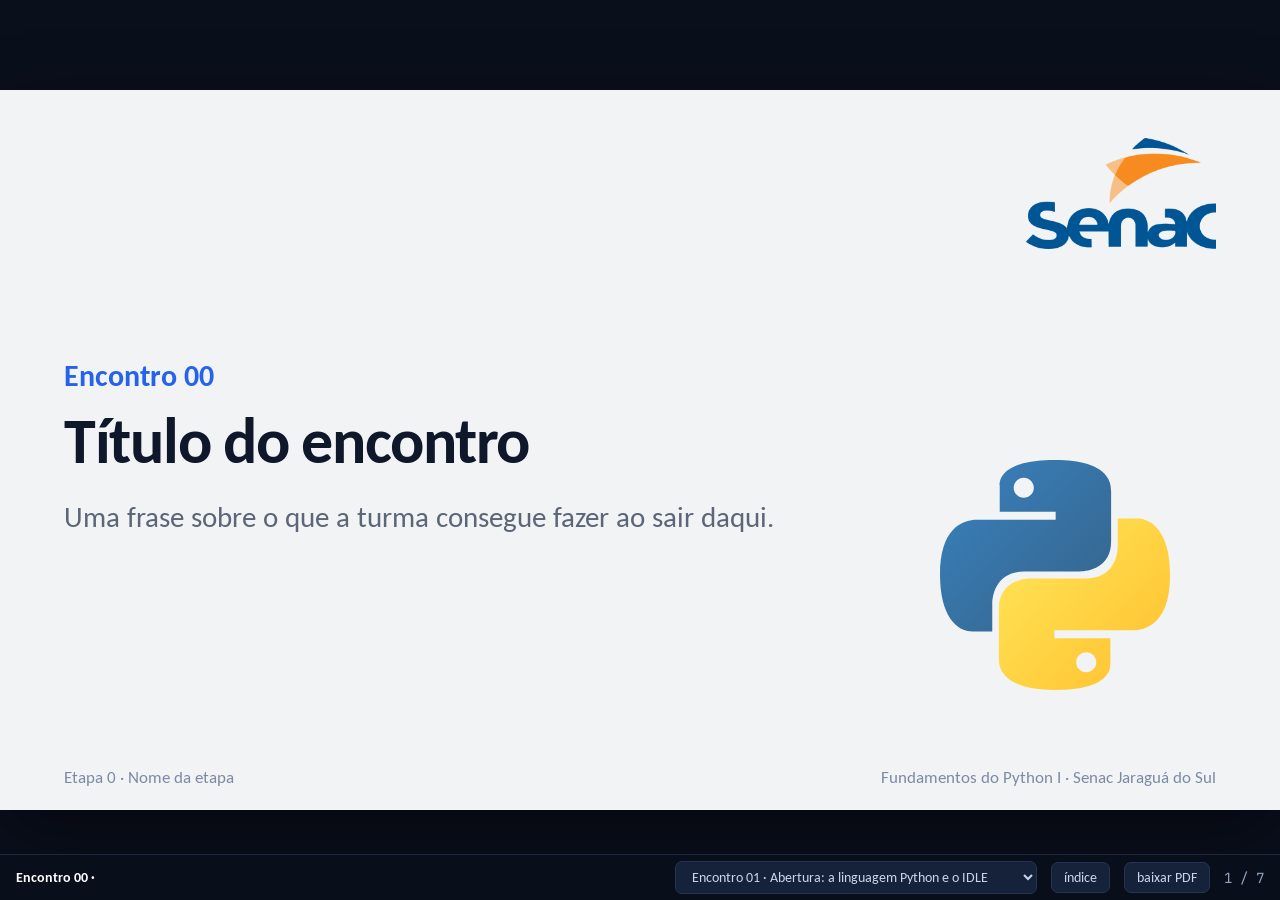
<file: aulas/modelo.html>
<!doctype html>
<html lang="pt-BR">
<head>
<meta charset="utf-8">
<meta name="viewport" content="width=device-width, initial-scale=1">
<title>Modelo de encontro · Fundamentos do Python I</title>
<link rel="stylesheet" href="../assets/css/slides.css">
<link rel="stylesheet" href="../assets/css/encontro.css">
</head>
<!-- Modelo para copiar ao criar um encontro. Não entra no manifesto.
     Troque data-encontro pelo número do encontro e renomeie para encontro-NN.html. -->
<body data-encontro="0">
<div class="palco">

<!-- 1 · TÍTULO: a capa é o único slide com rodapé escrito à mão -->
<section class="slide capa">
  <img class="logo" src="../assets/img/senac.png" alt="Senac">
  <div class="corpo">
    <p class="numero">Encontro 00</p>
    <h1>Título do encontro</h1>
    <p class="sub">Uma frase sobre o que a turma consegue fazer ao sair daqui.</p>
  </div>
  <img class="python" src="../assets/img/python-logo.svg" alt="">
  <div class="rodape"><span>Etapa 0 · Nome da etapa</span><span>Fundamentos do Python I · Senac Jaraguá do Sul</span></div>
</section>

<!-- 2 · AQUECIMENTO: desafio curto revisando o encontro anterior, 10 minutos -->
<section class="slide exercicio">
  <div class="corpo">
    <p class="eyebrow">Aquecimento · 10 minutos</p>
    <h2>Pergunta curta sobre o encontro anterior</h2>
    <ol class="passos">
      <li>Abra o IDLE.</li>
      <li>Faça uma coisa pequena com o que já foi visto.</li>
      <li>Confira se apareceu na tela o resultado esperado.</li>
    </ol>
  </div>
  <div class="rodape"></div>
</section>

<!-- 3 · A SITUAÇÃO-PROBLEMA: o problema do cardápio antes do conceito -->
<section class="slide">
  <div class="corpo">
    <h2>O caixa precisa do total do pedido</h2>
    <p class="intro">Um cliente pede três pastéis. Quem calcula o total hoje é a pessoa no caixa, de cabeça.</p>
    <p class="destaque">Hoje você vai fazer o computador calcular por ela.</p>
  </div>
  <div class="rodape"></div>
</section>

<!-- 4 · CÓDIGO COM PASSOS: todo slide de mão na massa tem <ol class="passos"> -->
<section class="slide">
  <div class="corpo">
    <h2>O total de um pedido</h2>
    <div class="codigo">
      <div class="arquivo">exemplo do professor · pedido.py</div>
<pre><span class="com"># preço que não muda durante o programa: constante, em maiúsculas</span>
PRECO_PASTEL = <span class="num">8.5</span>
quantidade = <span class="fn">int</span>(<span class="fn">input</span>(<span class="str">"Quantos pastéis? "</span>))
total = PRECO_PASTEL * quantidade
<span class="fn">print</span>(<span class="str">"Total: R$"</span>, total)</pre>
    </div>
    <ol class="passos curta">
      <li>No IDLE, abra <b>File › New File</b> e cole o código.</li>
      <li>Salve como <code>pedido.py</code> na sua pasta do curso.</li>
      <li>Rode com <b>F5</b>, digite <code>3</code> e confira <code>Total: R$ 25.5</code>.</li>
    </ol>
  </div>
  <div class="rodape"></div>
</section>

<!-- 5 · PRÁTICA DO CICLO: logo depois do conceito, nunca acumulada no fim -->
<section class="slide exercicio">
  <div class="corpo">
    <p class="eyebrow">Prática · 10 minutos</p>
    <h2>Agora é o seu pedido</h2>
    <div class="tarefas">
      <div class="tarefa"><span class="n">1</span><span class="txt">Troque o pastel por outro item do cardápio, com outro preço.</span></div>
      <div class="tarefa"><span class="n">2</span><span class="txt">Peça a quantidade ao usuário com <code>input</code>.</span></div>
      <div class="tarefa"><span class="n">3</span><span class="txt">Mostre o total na tela.</span></div>
      <div class="tarefa"><span class="n">4</span><span class="txt">Responda num comentário no código: por que o preço está em maiúsculas?</span></div>
    </div>
    <p class="dica"><b>Correção coletiva</b> em seguida, no projetor.</p>
  </div>
  <div class="rodape"></div>
</section>

<!-- 6 · TICKET DE SAÍDA: exercício curto entregue na hora, evidência para A/PA/NA -->
<section class="slide exercicio">
  <div class="corpo">
    <p class="eyebrow">Ticket de saída · 15 minutos</p>
    <h2>Um programa curto, entregue antes de sair</h2>
    <ol class="passos">
      <li>Escreva um programa que faça uma coisa só, com o que foi visto hoje.</li>
      <li>Salve como <code>ticket-00-seunome.py</code>.</li>
      <li>Entregue pelo canal combinado e confira se o arquivo chegou.</li>
    </ol>
  </div>
  <div class="rodape"></div>
</section>

<!-- 7 · RECAPITULAÇÃO: cinco pontos e o gancho para o próximo encontro -->
<section class="slide escuro">
  <div class="corpo">
    <h2>O que fica do encontro 00</h2>
    <ul class="recap">
      <li>Primeiro ponto.</li>
      <li>Segundo ponto.</li>
      <li>Terceiro ponto.</li>
      <li>Quarto ponto.</li>
      <li>Quinto ponto.</li>
    </ul>
    <p class="proximo"><b>Próximo encontro:</b> o gancho, em uma frase.</p>
  </div>
  <div class="rodape"></div>
</section>

</div>
<nav class="barra" id="barra"></nav>
<script src="../assets/js/aulas.js"></script>
<script src="../assets/js/slides.js"></script>
</body>
</html>
</file>
<file: assets/css/navegacao.css>
/* =========================================================
   Páginas de navegação: o índice das aulas e o cronograma.
   Folha comum às duas, para que a troca entre elas não
   pareça a troca de site.

   Os slides NÃO usam este arquivo. Eles têm o visual fixo
   do template do docente, em slides.css, e não trocam de tema.

   Sumário
   1. Tokens (tema escuro e tema claro)
   2. Base
   3. Barra do topo: marca, abas e botão de tema
   4. Capa: eyebrow, título, ações e números
   5. Cabeçalho de seção e rodapé
   6. Responsivo, movimento reduzido e impressão
   ========================================================= */

/* ---------- 1. Tokens ---------- */
:root{
  /* tema escuro, o padrão */
  color-scheme:dark;
  --bg:
    radial-gradient(1100px 620px at 12% -8%, rgba(76,194,255,.13), transparent 60%),
    radial-gradient(900px 520px at 92% 4%, rgba(167,139,250,.11), transparent 60%),
    #080D19;
  --ink:#080D19;
  --painel:rgba(255,255,255,.045);
  --painel-2:rgba(255,255,255,.075);
  --linha:rgba(255,255,255,.11);
  --linha-2:rgba(255,255,255,.20);
  --texto:#EAF0FB;
  --suave:#8C9AB4;
  --suave-2:#5E6B84;
  --vidro:rgba(8,13,25,.82);
  --sombra:0 18px 46px rgba(0,0,0,.5);

  --acento:#4CC2FF;
  --sobre-acento:#080D19;
  --roxo:#A78BFA;
  --vermelho:#DC2626;

  /* tipografia */
  --display:"Space Grotesk","Segoe UI",system-ui,sans-serif;
  --corpo:"IBM Plex Sans","Segoe UI",system-ui,sans-serif;
  --mono:"JetBrains Mono","Consolas",ui-monospace,monospace;

  --r:14px;
  --maxw:1220px;
}

[data-tema="claro"]{
  color-scheme:light;
  --bg:
    radial-gradient(1000px 560px at 10% -10%, rgba(18,115,196,.10), transparent 60%),
    radial-gradient(860px 480px at 94% 2%, rgba(124,92,240,.09), transparent 60%),
    #F6F8FC;
  --ink:#F6F8FC;
  --painel:rgba(15,23,42,.035);
  --painel-2:rgba(15,23,42,.065);
  --linha:rgba(15,23,42,.13);
  --linha-2:rgba(15,23,42,.26);
  --texto:#101B33;
  --suave:#54617A;
  --suave-2:#7E8CA5;
  --vidro:rgba(246,248,252,.86);
  --sombra:0 18px 40px rgba(16,27,51,.16);

  --acento:#2563EB;
  --sobre-acento:#FFFFFF;
  --roxo:#4F46E5;
}

/* ---------- 2. Base ---------- */
*{box-sizing:border-box}
[hidden]{display:none!important}
html{-webkit-text-size-adjust:100%;scroll-behavior:smooth}
body{
  margin:0;
  background:var(--bg);
  background-attachment:fixed;
  color:var(--texto);
  font-family:var(--corpo);
  font-size:16px;
  line-height:1.55;
  -webkit-font-smoothing:antialiased;
}
.wrap{max-width:var(--maxw);margin:0 auto;padding:0 20px}
h2{font-family:var(--display);font-weight:700;font-size:clamp(19px,2.6vw,25px);letter-spacing:-.02em;margin:0}
.eyebrow{font:400 11.5px/1.5 var(--mono);letter-spacing:.18em;text-transform:uppercase;color:var(--suave-2);margin:0}
:focus-visible{outline:2px solid var(--acento);outline-offset:2px}

/* ---------- 3. Barra do topo ---------- */
.topbar{
  position:sticky;top:0;z-index:40;
  background:var(--vidro);
  backdrop-filter:blur(14px);
  -webkit-backdrop-filter:blur(14px);
  border-bottom:1px solid var(--linha);
}
.topbar .wrap{display:flex;flex-direction:column;gap:10px;padding-top:10px;padding-bottom:10px}
/* a linha de cima é idêntica nas duas páginas e nunca quebra:
   se faltar espaço, quem encolhe é o nome da marca */
.topbar-linha{display:flex;align-items:center;gap:14px;min-height:40px}

.brand{display:flex;align-items:center;gap:10px;min-width:0;font-family:var(--display);font-weight:700;font-size:16px;letter-spacing:-.01em;white-space:nowrap}
.brand-nome{overflow:hidden;text-overflow:ellipsis}
.brand .dot{width:9px;height:9px;border-radius:50%;background:var(--acento);box-shadow:0 0 0 4px color-mix(in srgb,var(--acento) 22%,transparent);flex:none}

/* as duas abas: a página atual leva aria-current="page" */
.abas{display:flex;flex:none;gap:3px;padding:3px;border:1px solid var(--linha);border-radius:12px;background:var(--painel);margin-right:auto}
.abas a{
  height:32px;border-radius:9px;padding:0 12px;
  display:inline-flex;align-items:center;gap:8px;
  font:600 12.5px/1 var(--corpo);color:var(--suave);text-decoration:none;white-space:nowrap;
  transition:color .15s,background .15s;
}
.abas a:hover{color:var(--texto);background:var(--painel-2)}
.abas a[aria-current="page"]{color:var(--ink);background:var(--texto)}
.abas svg{width:16px;height:16px;fill:none;stroke:currentColor;stroke-width:1.8;stroke-linecap:round;stroke-linejoin:round;flex:none}

.btn-tema{
  flex:none;width:38px;height:38px;border-radius:11px;cursor:pointer;
  background:var(--painel);border:1px solid var(--linha);color:var(--suave);
  display:inline-flex;align-items:center;justify-content:center;
  transition:color .15s,border-color .15s,background .15s;
}
.btn-tema:hover{color:var(--texto);border-color:var(--linha-2);background:var(--painel-2)}
.btn-tema svg{width:19px;height:19px;fill:none;stroke:currentColor;stroke-width:1.7;stroke-linecap:round;stroke-linejoin:round}
.btn-tema .ico-sol{display:none}
[data-tema="claro"] .btn-tema .ico-sol{display:block}
[data-tema="claro"] .btn-tema .ico-lua{display:none}

/* ---------- 4. Capa ---------- */
.hero{padding:56px 0 8px}
h1{
  font-family:var(--display);font-weight:700;
  font-size:clamp(34px,6.4vw,66px);line-height:.98;letter-spacing:-.03em;
  margin:16px 0 0;
}
h1 em{font-style:normal;color:var(--acento)}
.lede{max-width:56ch;color:var(--suave);margin:16px 0 0;font-size:clamp(15px,2vw,18px)}

.acoes{display:flex;align-items:center;gap:14px;flex-wrap:wrap;margin:26px 0 0}
.btn-principal{
  display:inline-flex;align-items:center;gap:10px;
  font:600 14.5px/1 var(--corpo);text-decoration:none;
  color:var(--ink);background:var(--texto);border:1px solid var(--texto);
  border-radius:12px;padding:13px 20px;cursor:pointer;
  transition:transform .16s,box-shadow .16s;
}
.btn-principal:hover{transform:translateY(-2px);box-shadow:var(--sombra)}
.btn-principal:active{transform:translateY(0)}
.btn-principal svg{width:18px;height:18px;fill:none;stroke:currentColor;stroke-width:1.8;stroke-linecap:round;stroke-linejoin:round}
.btn-principal svg .pt{fill:currentColor;stroke:none}
.acoes-nota{margin:0;font:400 13px/1.4 var(--corpo);color:var(--suave);max-width:40ch}

.stats{display:flex;flex-wrap:wrap;gap:10px;margin:30px 0 0;padding:0;list-style:none}
.stats li{border:1px solid var(--linha);background:var(--painel);border-radius:12px;padding:12px 16px;min-width:118px;flex:1 1 118px}
.stats b{display:block;font-family:var(--display);font-size:clamp(22px,3.4vw,30px);line-height:1.1;letter-spacing:-.02em}
.stats span{font:400 11px/1.3 var(--mono);letter-spacing:.09em;text-transform:uppercase;color:var(--suave-2)}

/* ---------- 5. Seções e rodapé ---------- */
.sec-head{display:flex;align-items:flex-end;justify-content:space-between;gap:16px;flex-wrap:wrap;margin-bottom:16px}
.sec-head p{margin:4px 0 0;color:var(--suave);font-size:14px;max-width:60ch}

footer{margin-top:56px;border-top:1px solid var(--linha);padding:22px 0 44px;color:var(--suave-2);font-size:12.5px}
footer .wrap{display:flex;justify-content:space-between;gap:14px;flex-wrap:wrap}
footer code{font-family:var(--mono);font-size:12px;background:var(--painel-2);padding:1px 6px;border-radius:4px}

/* ---------- 6. Responsivo e afins ---------- */
@media (max-width:700px){
  .hero{padding-top:34px}
  .topbar .wrap{padding-top:8px;padding-bottom:8px}
  .topbar-linha{gap:10px}
  .brand{font-size:15px}
  .brand-longo{display:none}
  .abas a{padding:0 10px}
  .abas svg,.abas .aba-longo{display:none}
  .btn-principal{width:100%;justify-content:center}
  .acoes-nota{max-width:none}
}
@media (prefers-reduced-motion:reduce){
  html{scroll-behavior:auto}
  *{transition:none!important;animation:none!important}
}
@media print{
  body{background:#fff;color:#111}
  .topbar,.acoes{display:none}
  .stats li{break-inside:avoid;border-color:#ccc}
}
</file>
<file: cronograma/estilos.css>
/* =========================================================
   Cronograma · Fundamentos do Python I
   Folha de estilos

   A barra do topo, a capa, o tema e o rodapé vêm de
   ../assets/css/navegacao.css, a folha comum com o índice
   das aulas. Aqui fica só o que é do cronograma.

   Sumário
   1. Tokens próprios do cronograma
   2. (comum, em navegacao.css)
   3. Filtros da barra do topo
   4. (comum, em navegacao.css)
   5. Trilha do ano
   6. Cartões das etapas
   7. Calendário
   8. Marcos
   9. Barra de detalhe
   10. Responsivo e impressão
   ========================================================= */

/* ---------- 1. Tokens ---------- */
:root{
  /* tema escuro, o padrão */
  --hachura:rgba(255,255,255,.05);
  --vidro-2:rgba(15,23,42,.96);
  --celula:rgba(255,255,255,.02);
  --tinta-dia:20%;
  --tinta-dia-hover:34%;

  /* cores das etapas do curso, na ordem */
  --ambiente:#FFB020;
  --logica:#4CC2FF;
  --decisoes:#3DDC97;
  --repeticao:#A78BFA;
  --entrega:#FF6FA5;

  /* encontro dado pelo outro docente do curso */
  --outro:#FFD166;
}

[data-tema="claro"]{
  --hachura:rgba(15,23,42,.10);
  --vidro-2:rgba(255,255,255,.97);
  --celula:rgba(15,23,42,.02);
  --tinta-dia:24%;
  --tinta-dia-hover:40%;

  --ambiente:#A96B00;
  --logica:#0F6FBE;
  --decisoes:#0A8F60;
  --repeticao:#6B4CE0;
  --entrega:#C2306B;

  --outro:#8A4B00;
}

/* ---------- 3. Filtros da barra do topo ---------- */
/* segunda linha da barra, embaixo da marca, das abas e do tema */
.filtros{display:flex;align-items:center;gap:12px;min-width:0}
.filtros-rotulo{font:400 10.5px/1 var(--mono);letter-spacing:.14em;text-transform:uppercase;color:var(--suave-2);flex:none}
.chips{display:flex;gap:7px;flex-wrap:wrap;min-width:0}
.chip{
  font:500 12.5px/1 var(--corpo);
  color:var(--suave);
  background:var(--painel);
  border:1px solid var(--linha);
  border-radius:999px;padding:8px 13px;cursor:pointer;
  display:inline-flex;align-items:center;gap:7px;
  transition:color .15s,border-color .15s,background .15s;
}
.chip i{width:8px;height:8px;border-radius:2px;background:currentColor;display:block}
.chip:hover{color:var(--texto);border-color:var(--linha-2)}
.chip[aria-pressed="true"]{color:var(--ink);background:var(--texto);border-color:var(--texto);font-weight:600}

/* ---------- 5. Trilha do curso ---------- */
.trilha-sec{padding:44px 0 8px}
.trilha{display:flex;gap:3px;align-items:stretch;padding:14px;border:1px solid var(--linha);border-radius:var(--r);background:var(--painel)}
.tgrupo{display:flex;flex-direction:column;gap:8px;min-width:0}
.tbarras{display:flex;gap:2px}
.tbarra{
  height:38px;flex:1 1 auto;min-width:4px;border-radius:3px;
  background:var(--c);opacity:.42;cursor:pointer;border:0;padding:0;
  transition:opacity .15s,transform .15s;
}
.tbarra:hover,.tbarra.on{opacity:1;transform:translateY(-2px)}
.tbarra.feita{opacity:.9}
.tbarra.hoje{opacity:1;box-shadow:0 0 0 2px var(--ink),0 0 0 4px var(--texto)}
.trotulo{font:500 11.5px/1 var(--corpo);color:var(--suave);white-space:nowrap;overflow:hidden;text-overflow:ellipsis}
.trotulo b{color:var(--c);font-weight:600}
.trotulo span{font-family:var(--mono);font-size:10.5px;color:var(--suave-2);display:block;margin-top:4px}

/* ---------- 6. Cartões das etapas ---------- */
.etapas-sec{padding:44px 0 0}
.grade-etapas{display:grid;grid-template-columns:repeat(auto-fill,minmax(268px,1fr));gap:12px}
.etapa{
  position:relative;overflow:hidden;text-align:left;
  border:1px solid var(--linha);background:var(--painel);border-radius:var(--r);
  padding:18px 18px 16px;cursor:pointer;color:inherit;font:inherit;
  transition:border-color .18s,background .18s,transform .18s;
}
.etapa:hover{border-color:var(--linha-2);background:var(--painel-2);transform:translateY(-2px)}
.etapa[aria-pressed="true"]{border-color:var(--c);background:color-mix(in srgb,var(--c) 12%,transparent)}
.etapa::before{content:"";position:absolute;inset:0 auto 0 0;width:3px;background:var(--c)}
.etapa-top{display:flex;align-items:center;justify-content:space-between;gap:10px;margin-bottom:10px}
.etapa-tag{font:700 10.5px/1 var(--mono);letter-spacing:.12em;color:var(--c);text-transform:uppercase}
.etapa-per{font:400 11px/1 var(--mono);color:var(--suave-2)}
.etapa h3{font-family:var(--display);font-weight:500;font-size:17px;letter-spacing:-.01em;margin:0 0 8px;line-height:1.25}
.etapa p{margin:0 0 14px;font-size:13.4px;color:var(--suave);line-height:1.5}
.etapa-nums{display:flex;gap:18px;border-top:1px solid var(--linha);padding-top:11px}
.etapa-nums div{font:700 15px/1.1 var(--display)}
.etapa-nums small{display:block;font:400 10px/1.4 var(--mono);letter-spacing:.08em;text-transform:uppercase;color:var(--suave-2)}

/* ---------- 7. Calendário ---------- */
.cal{padding:46px 0 0}
.meses{display:grid;grid-template-columns:repeat(auto-fill,minmax(300px,1fr));gap:18px;margin-top:18px}
.mes{border:1px solid var(--linha);border-radius:var(--r);background:var(--painel);padding:16px 14px 14px;scroll-margin-top:130px}
.mes h3{font-family:var(--display);font-weight:700;font-size:15px;letter-spacing:.02em;margin:0 0 2px;text-transform:uppercase}
.mes .resumo{font:400 11px/1 var(--mono);color:var(--suave-2);margin-bottom:12px;display:block}
.dow,.dias{display:grid;grid-template-columns:repeat(7,1fr);gap:4px}
.dow span{font:400 10px/1 var(--mono);color:var(--suave-2);text-align:center;padding-bottom:6px}
.dia{
  position:relative;aspect-ratio:1/1;border-radius:8px;border:1px solid transparent;
  display:flex;align-items:center;justify-content:center;
  font:400 13px/1 var(--mono);color:var(--suave-2);background:var(--celula);
}
.dia.fora{background:none}
.dia.aula{
  color:var(--texto);cursor:pointer;font-weight:700;
  background:color-mix(in srgb,var(--c) var(--tinta-dia),transparent);
  border-color:color-mix(in srgb,var(--c) 46%,transparent);
}
.dia.aula::after{content:"";position:absolute;left:6px;right:6px;bottom:4px;height:2px;border-radius:2px;background:var(--c)}
.dia.aula:hover{background:color-mix(in srgb,var(--c) var(--tinta-dia-hover),transparent)}
.dia.aval::before{
  content:"";position:absolute;top:4px;right:4px;width:6px;height:6px;border-radius:50%;
  background:var(--texto);box-shadow:0 0 0 2px color-mix(in srgb,var(--c) 40%,transparent);
}
/* encontro com o outro docente: mantém a cor da etapa e ganha moldura tracejada */
.dia.aula.outro{border:2px dashed var(--outro)}
.dia.aula.outro::before{
  content:"";position:absolute;top:3px;left:3px;width:6px;height:6px;border-radius:50%;
  background:var(--outro);
}
.dia.pausa{color:var(--suave-2);cursor:pointer;background:repeating-linear-gradient(-45deg,var(--hachura) 0 3px,transparent 3px 7px)}
.dia.hoje{box-shadow:0 0 0 2px var(--texto)}
.dia.sel{box-shadow:0 0 0 2px var(--acento)}
.dia.apagado{opacity:.16}
body.filtrando .dia.aula:not(.apagado){box-shadow:inset 0 0 0 1px color-mix(in srgb,var(--c) 60%,transparent)}
@keyframes pulso{0%,100%{transform:scale(1)}40%{transform:scale(1.14)}}
.dia.pulsa{animation:pulso .6s ease-in-out 2}

.legenda{display:flex;gap:14px;flex-wrap:wrap;margin-top:14px;font-size:12px;color:var(--suave)}
.legenda span{display:inline-flex;align-items:center;gap:7px}
.legenda i{width:13px;height:13px;border-radius:4px;border:1px solid var(--linha-2);display:block;flex:none}
.legenda .am{background:color-mix(in srgb,var(--c) var(--tinta-dia),transparent);border-color:var(--c)}
.legenda .pa{background:repeating-linear-gradient(-45deg,var(--hachura) 0 3px,transparent 3px 7px)}
.legenda .av{background:var(--texto);border-radius:50%;width:9px;height:9px;border:0}
.legenda .ho{box-shadow:0 0 0 2px var(--texto);background:transparent;border-color:transparent}
.legenda .ou{background:color-mix(in srgb,var(--outro) 18%,transparent);border:2px dashed var(--outro)}

/* ---------- 8. Marcos ---------- */
.marcos{padding:46px 0 0}
.grade-marcos{display:grid;grid-template-columns:repeat(auto-fill,minmax(258px,1fr));gap:12px;margin-top:16px}
.marco{border:1px solid var(--linha);border-radius:var(--r);padding:16px;background:var(--painel)}
.marco h4{margin:0 0 10px;font:600 12px/1 var(--corpo);letter-spacing:.08em;text-transform:uppercase;color:var(--suave)}
.marco ul{margin:0;padding:0;list-style:none;display:flex;flex-direction:column;gap:9px}
.marco li{display:flex;gap:11px;align-items:baseline;font-size:13.6px}
.marco time{font:700 11.5px/1.4 var(--mono);color:var(--suave-2);min-width:52px;flex:none}
.marco li b{font-weight:600;color:var(--texto)}
.marco li span{color:var(--suave)}
.marco li i{width:7px;height:7px;border-radius:2px;background:var(--c);display:inline-block;flex:none;transform:translateY(-1px)}

/* ---------- 9. Detalhe ---------- */
.detalhe{
  position:fixed;left:50%;bottom:18px;transform:translate(-50%,140%);
  z-index:50;width:min(560px,calc(100% - 32px));
  background:var(--vidro-2);backdrop-filter:blur(16px);
  border:1px solid var(--linha-2);border-radius:14px;
  padding:14px 16px;display:flex;align-items:center;gap:14px;
  box-shadow:var(--sombra);
  transition:transform .28s cubic-bezier(.2,.8,.2,1);
}
.detalhe.aberto{transform:translate(-50%,0)}
.detalhe .faixa{width:4px;align-self:stretch;border-radius:4px;background:var(--c);flex:none}
.detalhe .txt{min-width:0}
.detalhe p{margin:0}
.detalhe .dt{font:400 11px/1.3 var(--mono);letter-spacing:.08em;text-transform:uppercase;color:var(--suave)}
.detalhe .tt{font-family:var(--display);font-weight:500;font-size:16.5px;letter-spacing:-.01em;margin-top:3px}
.detalhe .sb{font-size:12.8px;color:var(--suave);margin-top:3px}
.detalhe button{
  margin-left:auto;flex:none;background:var(--painel);border:1px solid var(--linha);
  color:var(--suave);border-radius:9px;width:32px;height:32px;cursor:pointer;font-size:16px;line-height:1;
}
.detalhe button:hover{color:var(--texto);border-color:var(--linha-2)}


/* ---------- 10. Responsivo e impressão ---------- */
@media (max-width:700px){
  .trotulo{display:none}
  .tbarras{gap:1px}
  .tbarra{height:30px}
  .trilha{padding:10px}
  .filtros-rotulo{display:none}
  .chips{overflow-x:auto;flex-wrap:nowrap;padding-bottom:2px;-webkit-overflow-scrolling:touch}
  .chip{flex:none}
  .detalhe{bottom:10px}
  .mes{scroll-margin-top:120px}
}
@media print{
  .detalhe{display:none}
  .mes,.etapa,.marco,.trilha{break-inside:avoid;border-color:#ccc}
}
</file>
<file: assets/css/slides.css>
/* ============================================================
   Fundamentos do Python I · Senac Jaraguá do Sul
   Sistema de slides · porte do template_aulas.pptx para web
   ============================================================ */

@import url("https://fonts.googleapis.com/css2?family=Carlito:ital,wght@0,400;0,700;1,400&family=JetBrains+Mono:wght@400;600&display=swap");

:root {
  /* paleta do template */
  --escuro:      #0F172A;
  --azul:        #2563EB;
  --azul-claro:  #E6EDFD;
  --cinza-texto: #334155;
  --cinza-claro: #E2E8F0;
  --roxo:        #4F46E5;
  --roxo-claro:  #ECEBFE;
  --vermelho:    #DC2626;
  --vermelho-claro: #FCEAEA;

  --papel:       #FFFFFF;
  --papel-fundo: #F4F6FA;
  --borda:       #DCE3ED;

  --sans: "Carlito", Calibri, "Segoe UI", system-ui, sans-serif;
  --mono: "JetBrains Mono", Consolas, "Cascadia Mono", ui-monospace, monospace;

  --slide-w: 1280px;
  --slide-h: 720px;
}

* { box-sizing: border-box; }

html, body {
  margin: 0;
  padding: 0;
  height: 100%;
  background: #0A0F1C;
  font-family: var(--sans);
  color: var(--cinza-texto);
  overflow: hidden;
}

/* ---------- palco ---------- */

.palco {
  position: fixed;
  inset: 0;
  display: grid;
  place-items: center;
}

.slide {
  width: var(--slide-w);
  height: var(--slide-h);
  background: var(--papel);
  position: absolute;
  display: none;
  padding: 56px 64px;
  flex-direction: column;
  transform-origin: center center;
  box-shadow: 0 24px 70px rgba(0,0,0,.45);
}

.slide.ativo { display: flex; }

.slide.escuro {
  background: var(--escuro);
  color: var(--cinza-claro);
}

/* ---------- tipografia base ---------- */

.slide h1 {
  font-size: 66px;
  line-height: 1.06;
  font-weight: 700;
  letter-spacing: -.02em;
  margin: 0 0 20px;
  color: #FFFFFF;
  text-wrap: balance;
}

.slide h2 {
  font-size: 46px;
  line-height: 1.12;
  font-weight: 700;
  letter-spacing: -.015em;
  margin: 0 0 8px;
  color: var(--escuro);
  text-wrap: balance;
}

.slide.escuro h2 { color: #FFFFFF; }

.slide p { font-size: 26px; line-height: 1.45; margin: 0 0 16px; }
.slide .sub { font-size: 29px; color: #94A3B8; max-width: 60ch; text-wrap: pretty; }
.slide .intro { font-size: 27px; color: var(--cinza-texto); max-width: 68ch; margin-bottom: 22px; }
.slide.escuro .intro { color: #B9C6DC; }

.eyebrow {
  font-family: var(--mono);
  font-size: 18px;
  font-weight: 600;
  letter-spacing: .18em;
  text-transform: uppercase;
  color: var(--azul);
  margin: 0 0 14px;
}

.slide.escuro .eyebrow { color: #7FA9FF; }

code, .mono { font-family: var(--mono); font-variant-ligatures: none; }

p code, li code, td code, .intro code, .destaque code, .alerta code, .cartao code {
  font-family: var(--mono);
  font-size: .86em;
  color: var(--azul);
  background: var(--azul-claro);
  padding: 2px 7px;
  border-radius: 5px;
}

.slide.escuro p code,
.slide.escuro li code { background: #1B2B4D; color: #93B4FF; }

strong { font-weight: 700; color: var(--escuro); }
.slide.escuro strong { color: #FFFFFF; }

.corpo { flex: 1; display: flex; flex-direction: column; justify-content: center; min-height: 0; }

/* ---------- destaque / caixa de ideia central ---------- */

.destaque {
  background: var(--azul-claro);
  border-left: 5px solid var(--azul);
  padding: 16px 24px;
  border-radius: 0 10px 10px 0;
  font-size: 27px;
  color: var(--escuro);
  margin: 4px 0 12px;
}

.destaque b { color: var(--azul); }

.alerta {
  background: var(--vermelho-claro);
  border-left: 5px solid var(--vermelho);
  padding: 16px 24px;
  border-radius: 0 10px 10px 0;
  font-size: 26px;
  color: var(--escuro);
  margin: 4px 0 12px;
}

.dica {
  font-size: 24px;
  color: #64748B;
  margin-top: auto;
  padding-top: 14px;
}

.dica b { color: var(--roxo); }

/* ---------- fluxo de 3 passos ---------- */

.fluxo { display: flex; align-items: stretch; gap: 18px; margin: 10px 0 16px; }

.passo {
  flex: 1;
  background: var(--papel-fundo);
  border: 1px solid var(--borda);
  border-radius: 14px;
  padding: 26px 24px;
  display: flex;
  flex-direction: column;
  gap: 8px;
}

.passo .t { font-size: 28px; font-weight: 700; color: var(--escuro); }
.passo .d { font-size: 22px; color: #64748B; line-height: 1.4; }

.passo.enfase { background: var(--escuro); border-color: var(--escuro); }
.passo.enfase .t { color: #FFFFFF; }
.passo.enfase .d { color: #A9BAD6; }

.seta { align-self: center; font-size: 34px; color: var(--azul); font-weight: 700; }

/* ---------- passo a passo ---------- */

.passos {
  list-style: none;
  counter-reset: passo;
  margin: 8px 0 12px;
  padding: 0;
  display: flex;
  flex-direction: column;
  gap: 10px;
}

.passos li {
  counter-increment: passo;
  position: relative;
  padding-left: 58px;
  font-size: 25px;
  line-height: 1.45;
  color: var(--cinza-texto);
}

.passos li::before {
  content: counter(passo);
  position: absolute;
  left: 0; top: -2px;
  width: 38px; height: 38px;
  border-radius: 50%;
  background: var(--azul-claro);
  border: 1px solid #C7D8FA;
  color: var(--azul);
  font-family: var(--mono);
  font-size: 19px;
  font-weight: 600;
  display: grid; place-items: center;
}

.passos li b { color: var(--escuro); }

.passos.curta li { font-size: 23px; }

.slide.escuro .passos li { color: #C6D3E8; }
.slide.escuro .passos li b { color: #FFFFFF; }
.slide.escuro .passos li::before {
  background: #1B2B4D;
  border-color: #2C4372;
  color: #93B4FF;
}

.slide.exercicio .passos li { color: #EDEBFF; }
.slide.exercicio .passos li b { color: #FFFFFF; }
.slide.exercicio .passos li::before {
  background: rgba(255,255,255,.16);
  border-color: rgba(255,255,255,.34);
  color: #FFFFFF;
}

/* ---------- cartões ---------- */

.cartoes { display: grid; gap: 18px; margin: 10px 0 22px; }
.cartoes.n3 { grid-template-columns: repeat(3, 1fr); }
.cartoes.n4 { grid-template-columns: repeat(4, 1fr); }
.cartoes.n2 { grid-template-columns: repeat(2, 1fr); }

.cartao {
  background: var(--papel-fundo);
  border: 1px solid var(--borda);
  border-radius: 14px;
  padding: 24px 22px;
  display: flex;
  flex-direction: column;
  gap: 10px;
}

.slide.escuro .cartao { background: #16233C; border-color: #26344F; }

.icone {
  width: 48px; height: 48px;
  border-radius: 50%;
  background: var(--azul);
  color: #FFFFFF;
  display: grid; place-items: center;
  font-family: var(--mono);
  font-size: 22px;
  font-weight: 600;
  flex: none;
}

.cartao .t { font-size: 25px; font-weight: 700; color: var(--escuro); }
.slide.escuro .cartao .t { color: #FFFFFF; }
.cartao .d { font-size: 22px; line-height: 1.45; color: #64748B; }
.slide.escuro .cartao .d { color: #A9BAD6; }

/* ---------- tabela ---------- */

table { width: 100%; border-collapse: collapse; margin: 8px 0 14px; font-size: 25px; }

th {
  text-align: left;
  font-family: var(--mono);
  font-size: 17px;
  font-weight: 600;
  letter-spacing: .12em;
  text-transform: uppercase;
  color: #7C8AA5;
  padding: 0 18px 12px;
  border-bottom: 2px solid var(--borda);
}

td { padding: 13px 18px; border-bottom: 1px solid var(--borda); vertical-align: top; }
tbody tr:last-child td { border-bottom: none; }
td:last-child { color: var(--azul); font-weight: 700; }
td:last-child.neutro { color: var(--cinza-texto); font-weight: 400; }

/* ---------- bloco de código ---------- */

.codigo {
  position: relative;
  background: var(--escuro);
  border-radius: 12px;
  overflow: hidden;
  margin: 6px 0 12px;
}

/* criado pelo slides.js em todo .codigo */
.copiar-codigo {
  position: absolute;
  top: 7px; right: 10px;
  font-family: var(--mono);
  font-size: 14px;
  letter-spacing: .06em;
  color: #93B4FF;
  background: rgba(15,23,42,.85);
  border: 1px solid #2B3F66;
  border-radius: 6px;
  padding: 3px 10px;
  cursor: pointer;
  opacity: .75;
}

.copiar-codigo:hover, .copiar-codigo:focus-visible { opacity: 1; background: #1B2B4D; }
.copiar-codigo:focus-visible { outline: 2px solid var(--azul); outline-offset: 2px; }
.copiar-codigo.feito { color: #8FD3A6; border-color: #2F6B45; opacity: 1; }

.slide.escuro .codigo { background: #060B16; border: 1px solid #22304C; }

.codigo .arquivo {
  font-family: var(--mono);
  font-size: 17px;
  color: #7FA9FF;
  padding: 9px 22px;
  border-bottom: 1px solid rgba(255,255,255,.09);
  letter-spacing: .04em;
}

.codigo pre {
  margin: 0;
  padding: 15px 22px;
  font-family: var(--mono);
  font-size: 23px;
  line-height: 1.5;
  color: var(--cinza-claro);
  overflow-x: auto;
  /* sem ligaduras: => e === aparecem como se digitam, não como seta e barra tripla */
  font-variant-ligatures: none;
}

.codigo.compacto pre { font-size: 21px; }
.lado .codigo pre { font-size: 19.5px; }

.kw  { color: #93B4FF; }
.str { color: #8FD3A6; }
.com { color: #7A8AA8; font-style: italic; }
.fn  { color: #E9C46A; }
.num { color: #F2A5A5; }

/* ---------- antes / depois ---------- */

.comparacao { display: grid; grid-template-columns: 1fr 1fr; gap: 20px; margin: 8px 0 18px; align-items: stretch; }
.lado { display: flex; flex-direction: column; }
.lado .codigo { flex: 1; margin-bottom: 0; }

.lado .rotulo {
  font-family: var(--mono);
  font-size: 16px;
  font-weight: 600;
  letter-spacing: .12em;
  text-transform: uppercase;
  margin-bottom: 10px;
}

.lado.ruim .rotulo { color: var(--vermelho); }
.lado.bom  .rotulo { color: var(--azul); }

.lado.ruim .codigo { background: #2A1116; }
.lado.bom  .codigo { background: var(--escuro); }

/* ---------- DER: uma caixa por tabela ---------- */

.der { display: flex; align-items: flex-start; gap: 10px; margin: 6px 0 18px; }
.der .entidade {
  flex: 1;
  border: 2px solid var(--escuro);
  border-radius: 10px;
  overflow: hidden;
  background: var(--papel);
}
.der .entidade .nome {
  background: var(--escuro);
  color: #FFFFFF;
  font-family: var(--mono);
  font-size: 21px;
  font-weight: 600;
  padding: 8px 14px;
}
.der .entidade.hoje { border-color: var(--azul); }
.der .entidade.hoje .nome { background: var(--azul); }
.der .col {
  display: flex;
  gap: 10px;
  font-family: var(--mono);
  font-size: 19.5px;
  color: var(--cinza-texto);
  padding: 5px 14px;
  border-top: 1px solid var(--cinza-claro);
}
.der .col .chave { width: 28px; flex-shrink: 0; color: var(--azul); font-weight: 600; }
.der .col .tipo  { margin-left: auto; color: #64748B; }
.der .liga {
  align-self: center;
  font-family: var(--mono);
  font-size: 20px;
  font-weight: 600;
  color: var(--azul);
  white-space: nowrap;
}

/* ---------- botões de prompt e de download ---------- */

.acoes { display: flex; flex-wrap: wrap; gap: 14px; margin: 2px 0 8px; }

.btn {
  font-family: var(--sans);
  font-size: 20px;
  font-weight: 700;
  color: var(--azul);
  background: var(--azul-claro);
  border: 1px solid #C3D5FB;
  border-radius: 10px;
  padding: 10px 18px;
  cursor: pointer;
  text-decoration: none;
  line-height: 1.2;
}

.btn:hover { background: #D8E4FC; }
.btn:focus-visible { outline: 2px solid var(--azul); outline-offset: 2px; }
.btn.feito { color: #15803D; background: #E4F5EA; border-color: #BFE3CC; }

.slide.escuro .btn { color: #93B4FF; background: #1B2B4D; border-color: #2B3F66; }
.slide.escuro .btn:hover { background: #22355E; }

.slide.exercicio .btn { color: #FFFFFF; background: rgba(255,255,255,.16); border-color: rgba(255,255,255,.36); }
.slide.exercicio .btn:hover { background: rgba(255,255,255,.26); }
.slide.exercicio .btn.feito { color: #FFFFFF; background: rgba(255,255,255,.3); border-color: rgba(255,255,255,.5); }

/* ---------- exercício ---------- */

.slide.exercicio { background: var(--roxo); color: #FFFFFF; }
.slide.exercicio h2 { color: #FFFFFF; }
.slide.exercicio .eyebrow { color: #C7C3FF; }
.slide.exercicio .intro { color: #DAD7FF; }

.tarefas { display: flex; flex-direction: column; gap: 11px; margin: 10px 0 12px; }

.tarefa { display: grid; grid-template-columns: 42px 1fr; gap: 18px; align-items: start; }

.tarefa .n {
  width: 42px; height: 42px;
  border-radius: 50%;
  background: rgba(255,255,255,.16);
  border: 1px solid rgba(255,255,255,.34);
  color: #FFFFFF;
  display: grid; place-items: center;
  font-family: var(--mono);
  font-size: 20px;
  font-weight: 600;
}

.tarefa .txt { font-size: 26px; line-height: 1.45; color: #EDEBFF; padding-top: 7px; }
.tarefa .txt b { color: #FFFFFF; }
.tarefa .txt code { background: rgba(255,255,255,.15); color: #FFFFFF; }

.slide.exercicio .dica { color: #C7C3FF; border-top: 1px solid rgba(255,255,255,.2); }
.slide.exercicio .dica b { color: #FFFFFF; }

/* ---------- recap ---------- */

.recap { display: flex; flex-direction: column; gap: 16px; margin: 10px 0 0; }

.recap li {
  list-style: none;
  font-size: 28px;
  line-height: 1.4;
  color: #C6D3E8;
  padding-left: 38px;
  position: relative;
}

.recap li::before {
  content: "";
  position: absolute;
  left: 0; top: 12px;
  width: 12px; height: 12px;
  border-radius: 50%;
  background: var(--azul);
}

.recap li b { color: #FFFFFF; }

.proximo {
  margin-top: 30px;
  padding-top: 20px;
  border-top: 1px solid rgba(255,255,255,.16);
  font-size: 25px;
  color: #8FA3C2;
}

.proximo b { color: #7FA9FF; }

/* ---------- rodapé do slide ---------- */

.rodape {
  position: absolute;
  left: 64px; right: 64px; bottom: 22px;
  display: flex;
  justify-content: space-between;
  font-family: var(--mono);
  font-size: 15px;
  letter-spacing: .1em;
  text-transform: uppercase;
  color: #A8B4C8;
}

.slide.escuro .rodape, .slide.exercicio .rodape { color: rgba(255,255,255,.42); }

/* ---------- barra de navegação ---------- */

.barra {
  position: fixed;
  left: 0; right: 0; bottom: 0;
  height: 46px;
  background: rgba(10,15,28,.94);
  border-top: 1px solid #1E293B;
  display: flex;
  align-items: center;
  gap: 14px;
  padding: 0 16px;
  z-index: 50;
  font-size: 14px;
  color: #93A3BC;
}

.barra a, .barra button, .barra select {
  font-family: var(--sans);
  font-size: 14px;
  color: #C9D6EA;
  background: #16223A;
  border: 1px solid #26344F;
  border-radius: 7px;
  padding: 6px 12px;
  cursor: pointer;
  text-decoration: none;
}

.barra a:hover, .barra button:hover { background: #1D2C4A; }
.barra a:focus-visible, .barra button:focus-visible, .barra select:focus-visible {
  outline: 2px solid var(--azul);
  outline-offset: 2px;
}

.barra .titulo { color: #FFFFFF; font-weight: 700; margin-right: auto; }
.barra .contador { font-family: var(--mono); font-variant-numeric: tabular-nums; }

/* ---------- impressão e PDF ----------
   Uma página por slide, no tamanho exato do slide, com os fundos
   escuros e roxos preservados. É o que o botão "baixar PDF" usa. */
@page { size: 1280px 720px; margin: 0; }

@media print {
  .barra, .acoes, .copiar-codigo { display: none !important; }
  html, body { height: auto; overflow: visible; background: #FFF; }
  * { -webkit-print-color-adjust: exact; print-color-adjust: exact; }
  .palco { position: static; display: block; }
  .slide {
    display: flex !important;
    position: relative;
    transform: none !important;
    box-shadow: none;
    overflow: hidden;
    break-after: page;
    break-inside: avoid;
  }
  .slide:last-child { break-after: auto; }
}

@media (prefers-reduced-motion: reduce) {
  * { transition: none !important; animation: none !important; }
}
</file>
<file: assets/css/encontro.css>
/* ============================================================
   Fundamentos do Python I · camada visual do curso
   Carregada depois do slides.css. Aproxima os slides do jeito
   dos decks do docente: fundo claro, título no topo, ícones
   coloridos grandes, pouca moldura e nenhuma faixa decorativa.
   ============================================================ */

:root {
  --fundo:      #F2F3F5;
  --cartao:     #FFFFFF;
  --sombra:     0 2px 10px rgba(15, 23, 42, .07);

  /* cores do IDLE (tema IDLE Classic), para o código parecer o que a turma vê na tela */
  --idle-kw:    #FF7700;
  --idle-fn:    #900090;
  --idle-str:   #00AA00;
  --idle-com:   #DD0000;
  --idle-saida: #0000FF;
  --idle-erro:  #C00000;
}

/* ---------- slide: fundo claro, título no topo ---------- */

.slide { background: var(--fundo); padding: 48px 64px 40px; }
.corpo { justify-content: flex-start; }

/* o que vem depois do título ocupa o resto da altura, centrado */
.miolo { flex: 1; display: flex; flex-direction: column; justify-content: center; min-height: 0; }

.slide h2 { margin-bottom: 18px; }

/* rótulo pequeno acima do título: frase normal, sem caixa alta */
.eyebrow {
  font-family: var(--sans);
  font-size: 22px;
  font-weight: 700;
  letter-spacing: 0;
  text-transform: none;
  margin-bottom: 4px;
}
.slide.exercicio .eyebrow { color: #C9C5FF; }

.slide p { color: var(--cinza-texto); }
.slide.escuro p, .slide.exercicio p { color: inherit; }

/* destaque e alerta sem faixa lateral: caixa arredondada */
.destaque {
  background: var(--cartao);
  border-left: 0;
  border-radius: 14px;
  box-shadow: var(--sombra);
  padding: 18px 26px;
}
.alerta {
  border-left: 0;
  border-radius: 14px;
  padding: 18px 26px;
}

/* listas simples, como nos decks */
.lista { margin: 0; padding-left: 34px; display: flex; flex-direction: column; gap: 12px; }
.lista li { font-size: 27px; line-height: 1.4; color: var(--cinza-texto); }
.lista li::marker { color: var(--azul); }
.slide.escuro .lista li { color: #D7DFEC; }

/* ---------- capa ---------- */

.slide.capa { background: var(--fundo); }
.slide.capa .corpo { justify-content: center; }
.slide.capa h1 { color: var(--escuro); font-size: 64px; max-width: 16ch; }
.slide.capa .sub { color: #5B6678; }
.slide.capa .numero { font-size: 30px; font-weight: 700; color: var(--azul); margin: 0 0 10px; }
.slide.capa .logo { position: absolute; top: 48px; right: 64px; width: 190px; }
.slide.capa .python { position: absolute; right: 110px; bottom: 120px; width: 230px; }
.slide.capa .rodape { color: #7C8AA5; }

/* ---------- texto de um lado, ícone grande do outro ---------- */

.lado-icone { display: grid; grid-template-columns: 1fr 300px; gap: 48px; align-items: center; }
.lado-icone.esq { grid-template-columns: 300px 1fr; }
.lado-icone > img { width: 100%; max-height: 320px; object-fit: contain; }

/* pergunta para a turma, com o ícone de dúvida */
.pergunta { display: grid; grid-template-columns: 260px 1fr; gap: 48px; align-items: center; }
.pergunta img { width: 100%; }
.pergunta p { font-size: 40px; line-height: 1.3; font-weight: 700; color: var(--escuro); margin: 0; }
.pergunta p + p { font-size: 28px; font-weight: 400; color: var(--cinza-texto); margin-top: 18px; }

/* ---------- fileira de ícones com legenda ---------- */

.icones { display: grid; gap: 28px; align-items: start; }
.icones.n2 { grid-template-columns: repeat(2, 1fr); }
.icones.n3 { grid-template-columns: repeat(3, 1fr); }
.icones.n4 { grid-template-columns: repeat(4, 1fr); }
.icones.n5 { grid-template-columns: repeat(5, 1fr); }
.icones figure { margin: 0; display: flex; flex-direction: column; align-items: center; text-align: center; gap: 12px; }
.icones img { width: 150px; height: 150px; object-fit: contain; }
.icones.n5 img { width: 124px; height: 124px; }
.icones .t { font-size: 26px; font-weight: 700; color: var(--escuro); line-height: 1.2; }
.icones .d { font-size: 23px; color: #5B6678; line-height: 1.35; }
.slide.escuro .icones .t { color: #FFFFFF; }
.slide.escuro .icones .d { color: #B9C6DC; }

/* ---------- linha do tempo ---------- */

.tempo { display: grid; gap: 24px; position: relative; padding-top: 6px; }
.tempo.n4 { grid-template-columns: repeat(4, 1fr); }
.tempo::before {
  content: ""; position: absolute; left: 6%; right: 6%; top: 27px;
  height: 3px; background: #CBD3DF; border-radius: 3px;
}
.tempo figure { margin: 0; display: flex; flex-direction: column; align-items: center; text-align: center; gap: 12px; position: relative; }
.tempo .ano {
  font-size: 24px; font-weight: 700; color: #FFFFFF; background: var(--azul);
  border-radius: 999px; padding: 6px 18px; position: relative;
}
.tempo img { width: 140px; height: 140px; object-fit: contain; margin-top: 8px; }
.tempo .t { font-size: 25px; font-weight: 700; color: var(--escuro); line-height: 1.25; }
.tempo .d { font-size: 23px; color: #5B6678; line-height: 1.3; }

/* ---------- fotos ---------- */

.perfil { display: grid; grid-template-columns: 300px 1fr; gap: 56px; align-items: center; }
.perfil img { width: 300px; height: 300px; border-radius: 50%; object-fit: cover; }
.perfil .nome { font-size: 38px; font-weight: 700; color: var(--escuro); margin: 0 0 14px; }
.perfil p { font-size: 25px; }

.fotos { display: grid; grid-template-columns: 1.3fr 1fr 1fr; gap: 18px; }
.fotos img { width: 100%; height: 380px; object-fit: cover; border-radius: 14px; }

.gif-lado { display: grid; grid-template-columns: 1fr 260px; gap: 48px; align-items: center; }
.gif-lado img { width: 260px; border-radius: 14px; }

/* ---------- cartões brancos com ícone ---------- */

.cartoes .cartao { background: var(--cartao); border: 0; box-shadow: var(--sombra); }
.cartao > img { width: 84px; height: 84px; object-fit: contain; }
.slide.exercicio .cartao { background: rgba(255,255,255,.1); box-shadow: none; }


/* ---------- janela do IDLE ----------
   Variante do .codigo: fundo branco, barra de título no lugar do
   rótulo de arquivo, cores do IDLE. O botão de copiar continua. */

.codigo.idle {
  background: #FFFFFF;
  border: 1px solid #C9D0DA;
  box-shadow: var(--sombra);
}
.codigo.idle .arquivo {
  background: #E9ECF0;
  color: #3B4556;
  font-family: var(--sans);
  font-size: 18px;
  letter-spacing: 0;
  border-bottom: 1px solid #C9D0DA;
}
.codigo.idle pre { color: #000000; background: #FFFFFF; }
.codigo.idle .kw  { color: var(--idle-kw); }
.codigo.idle .fn  { color: var(--idle-fn); }
.codigo.idle .str { color: var(--idle-str); }
.codigo.idle .com { color: var(--idle-com); font-style: normal; }
.codigo.idle .num { color: #000000; }
.codigo.idle .pr    { color: #8A8F98; user-select: none; }  /* o >>> do shell */
.codigo.idle .saida { color: var(--idle-saida); }
.codigo.idle .erro  { color: var(--idle-erro); }
.codigo.idle .copiar-codigo { background: #FFFFFF; color: #3B4556; border-color: #C9D0DA; }
.codigo.idle .copiar-codigo:hover { background: #F2F3F5; }

/* duas janelas lado a lado */
.janelas { display: grid; grid-template-columns: 1fr 1fr; gap: 22px; align-items: start; }
.janelas .codigo { margin: 0; }
/* a janela da direita mais larga, quando a da esquerda tem linhas curtas */
.janelas.dir-larga { grid-template-columns: 5fr 7fr; }

/* saída de um programa, como aparece no shell depois do F5 */
.legenda-janela { font-size: 23px; color: #5B6678; margin: 0 0 8px; }

/* ---------- slide de intervalo ---------- */

.slide.escuro.intervalo .corpo { justify-content: center; align-items: flex-start; }
.slide.escuro.intervalo h2 { font-size: 66px; }

/* ---------- rodapé e rótulos sem caixa alta ---------- */

.rodape { font-family: var(--sans); font-size: 17px; letter-spacing: 0; text-transform: none; color: #8A96AA; }
.lado .rotulo { font-family: var(--sans); font-size: 24px; letter-spacing: 0; text-transform: none; color: var(--escuro); }

/* código dentro do slide roxo: chip translúcido, igual ao das tarefas */
.slide.exercicio p code, .slide.exercicio li code {
  background: rgba(255,255,255,.15); color: #FFFFFF;
}

/* foguinho em cima de uma figura (a fonte queimada da trajetória) */
.com-fogo { position: relative; display: inline-block; }
.com-fogo .fogo { position: absolute; top: -4px; right: -18px; font-size: 54px; line-height: 1; }

/* cabeçalho de tabela em frase normal, sem caixa alta */
th { font-family: var(--sans); font-size: 22px; letter-spacing: 0; text-transform: none; color: #5B6678; }

/* ---------- analogia do restaurante (desenho do deck do docente) ----------
   Caixa creme é o restaurante; cada figura e as setas têm posição fixa
   dentro de uma área de 1152 x 500. */

.restaurante { position: relative; width: 1152px; height: 500px; margin-top: 4px; }
.restaurante .salao {
  position: absolute; left: 196px; top: 64px; width: 950px; height: 430px;
  background: #FFF4D2; border: 3px solid var(--escuro); border-radius: 6px;
}
.restaurante figure {
  position: absolute; margin: 0; width: 200px;
  display: flex; flex-direction: column; align-items: center; text-align: center; gap: 4px;
}
.restaurante figure img { width: 116px; height: 116px; object-fit: contain; }
.restaurante .t { font-size: 25px; font-weight: 700; color: var(--escuro); line-height: 1.15; }
.restaurante .d { font-size: 22px; color: #4B5568; line-height: 1.2; }
.restaurante .placa { position: absolute; left: 150px; top: 0; display: flex; align-items: center; gap: 12px; }
.restaurante .placa img { width: 104px; height: 104px; }
.restaurante .placa span { font-size: 25px; font-weight: 700; color: var(--escuro); }
.restaurante svg { position: absolute; inset: 0; width: 100%; height: 100%; overflow: visible; }
.restaurante svg path { fill: none; stroke: #111827; stroke-width: 5; stroke-linecap: round; }
.cartao > p { margin: 4px 0 0; font-size: 24px; }

/* QR code: fundo branco em volta, para o celular ler do projetor */
.lado-icone > img.qr { background: #FFFFFF; border-radius: 14px; padding: 10px; box-shadow: var(--sombra); }

/* ---------- fluxograma da repetição (encontros 6 e 7) ----------
   SVG desenhado em 1152 de largura, na escala 1:1 do .corpo, para o
   texto sair no mesmo tamanho do resto do slide. */

.fluxograma svg { display: block; width: 100%; height: auto; overflow: visible; }
.fluxograma text { font-family: var(--sans); font-size: 27px; fill: var(--escuro); text-anchor: middle; }
.fluxograma .caixa  { fill: #FFFFFF; stroke: var(--escuro); stroke-width: 3; }
.fluxograma .ponta  { fill: var(--escuro); }
.fluxograma .ponta + text, .fluxograma text.claro { fill: #FFFFFF; font-weight: 700; }
.fluxograma .decisao { fill: var(--azul-claro); stroke: var(--azul); stroke-width: 3; }
.fluxograma .seta { fill: none; stroke: var(--cinza-texto); stroke-width: 3; }
.fluxograma .rotulo { font-size: 25px; font-weight: 700; fill: var(--azul); }
</file>
